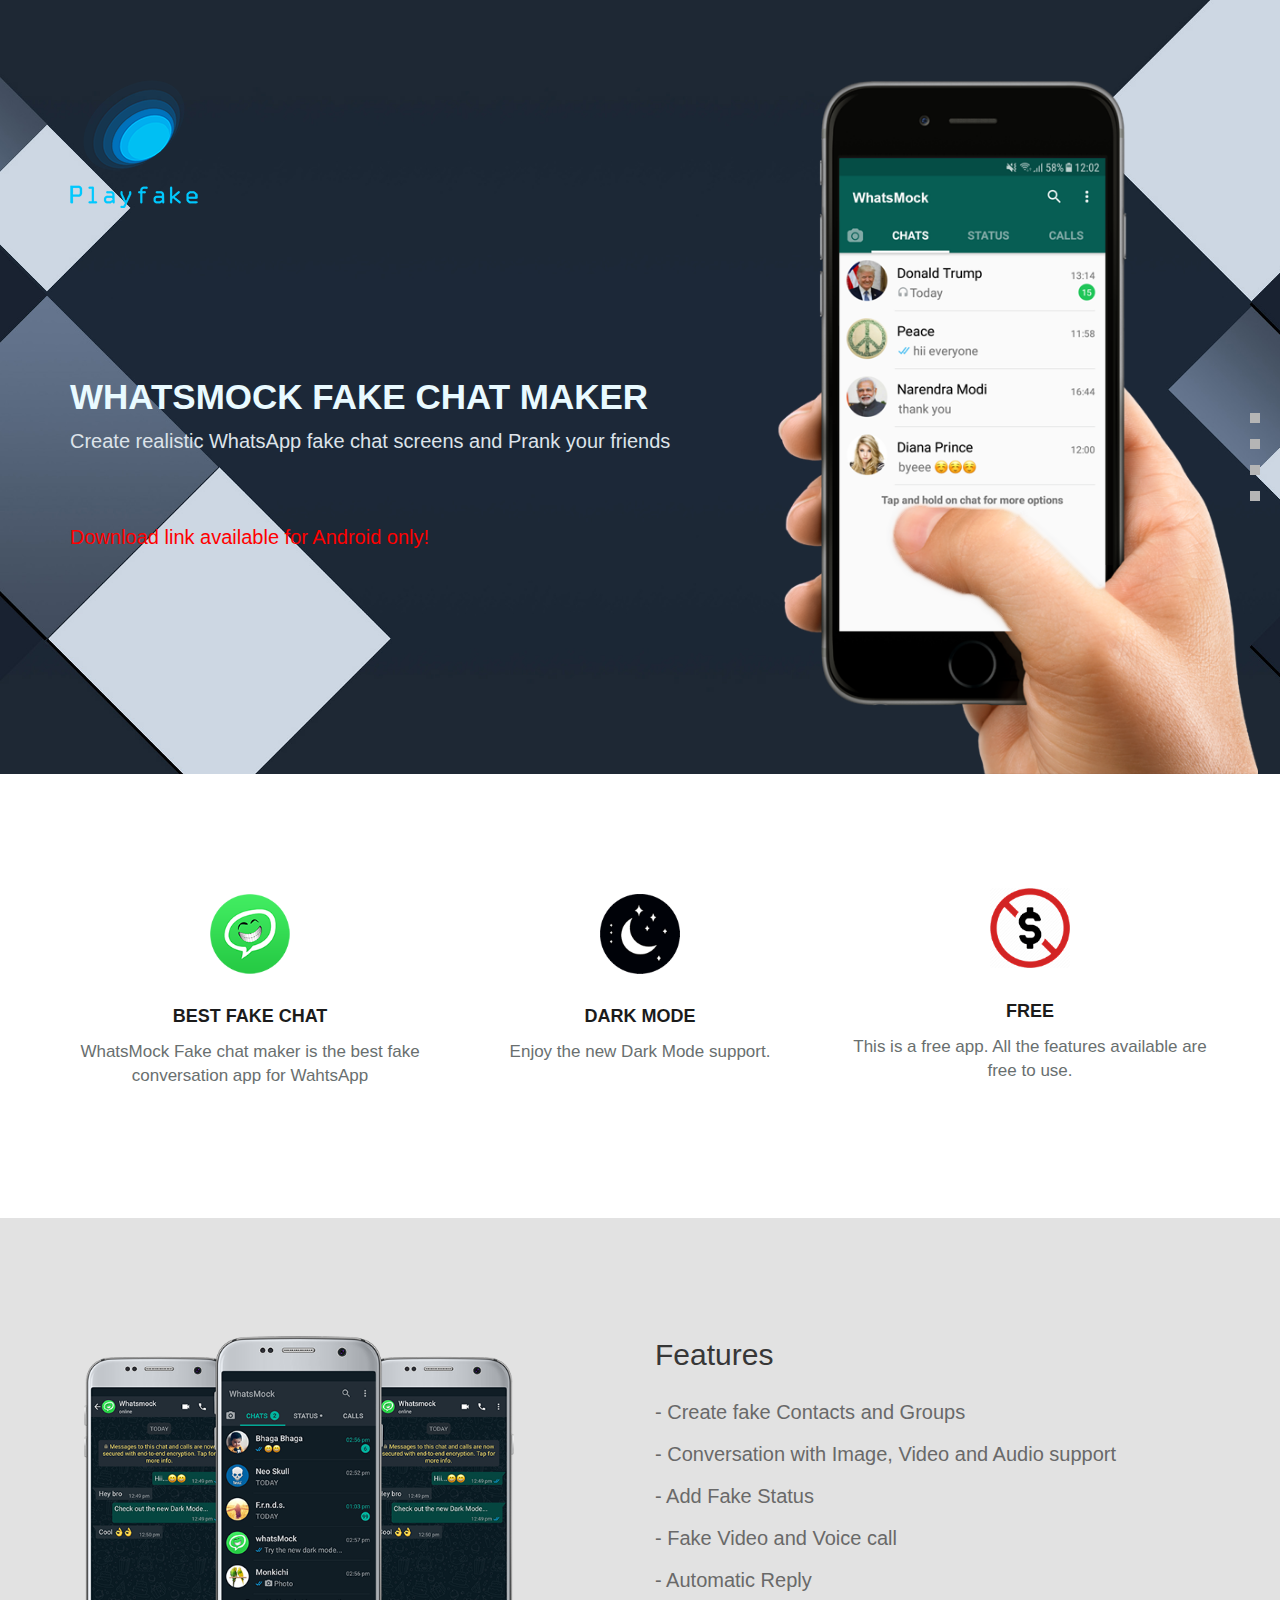
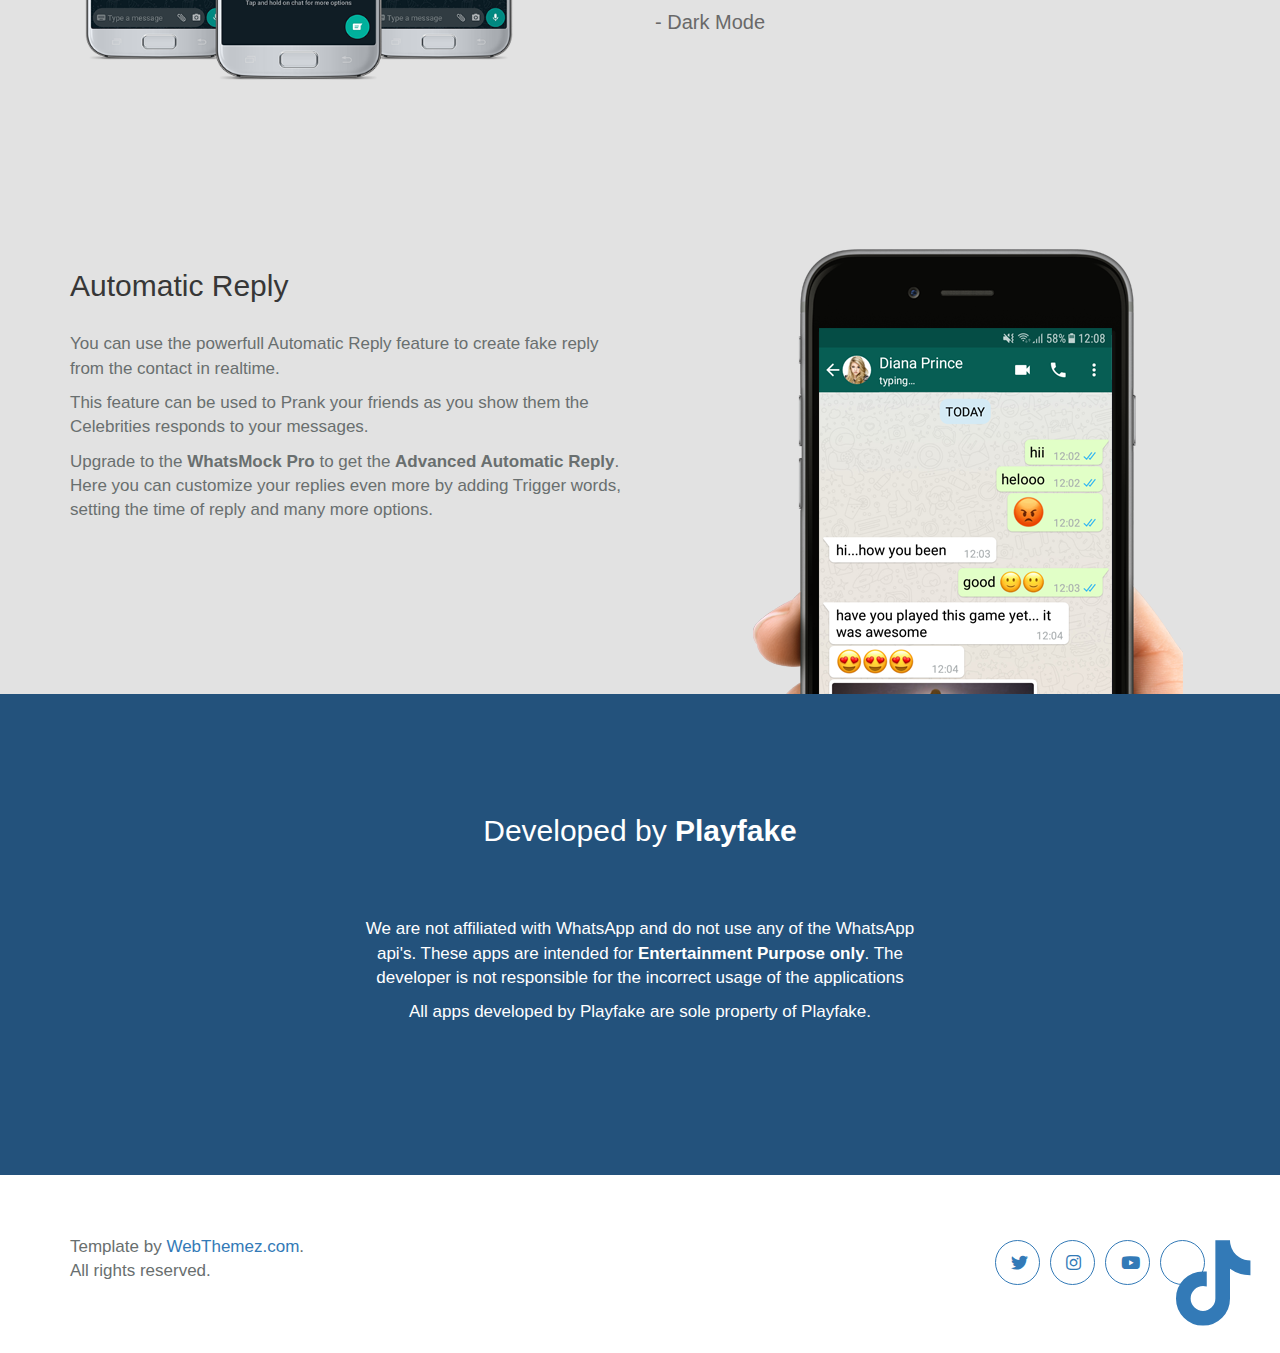
<file: index.html>
<!doctype html>
<html>
  <head>
    <meta charset="utf-8">
    <meta name="viewport" content="width=device-width, initial-scale=1.0">
    <meta name="description" content="Create realistic WhatsApp fake chat screens using WhatsMock fake chat prank">
    <meta name="keywords" content="WhatsMock Fake chat conversation for WhatsApp">
    <meta name="author" content="webthemez"> 

    <!-- Title -->
    <title>Playfake</title>

    <!-- CSS -->
	 <link href="bootstrap/css/bootstrap.css" rel="stylesheet">
     <link href="css/styles.css" rel="stylesheet">
     
     <!-- Load font awesome icons -->
<link rel="stylesheet" href="https://cdnjs.cloudflare.com/ajax/libs/font-awesome/5.12.1/css/all.min.css">

	 
	 
    <!-- Favicons -->
    <link href="images/favicon/favicon.png" rel="shortcut icon">

    <!-- HTML5 shim and Respond.js IE8 support of HTML5 elements and media queries -->
    <!--[if lt IE 9]>
      <script src="https://oss.maxcdn.com/libs/html5shiv/3.7.0/html5shiv.js"></script>
      <script src="https://oss.maxcdn.com/libs/respond.js/1.3.0/respond.min.js"></script>
    <![endif]-->

    <!-- Modernizr Scripts -->
    <script src="js/modernizr-2.7.1.min.js"></script>
	
  </head>
  <body class="index" id="to-top">

    <!-- Side nav -->
    <nav class="side-nav" role="navigation">

      <ul class="nav-side-nav">
        <li><a class="tooltip-side-nav" href="#section-1" title="" data-original-title="Services" data-placement="left"></a></li>
        <li><a class="tooltip-side-nav" href="#section-2" title="" data-original-title="Features" data-placement="left"></a></li>
        <li><a class="tooltip-side-nav" href="#section-3" title="" data-original-title="Subscribe" data-placement="left"></a></li>
        <li><a class="tooltip-side-nav" href="#to-top" title="" data-original-title="Back" data-placement="left"></a></li>
      </ul>
      
    </nav> <!-- /.side-nav -->

    <!-- mainBanner -->
    <header class="mainBanner" role="banner">

      <div class="container">

        <div class="row">

          <div class="col-md-7 col-sm-7">

            <!-- Logo -->
            <figure>
              <a href="./index.html">
                <img class="img-logo" src="images/logo.png" alt="">
              </a>
            </figure> <!-- /.text-center -->

            <!-- Title -->
            <h1><b>WhatsMock Fake chat Maker</b></h1>

            <!-- Sub title -->
            <p>Create realistic WhatsApp fake chat screens and Prank your friends</p>

            <!-- Button -->
            <div class="buttons-wrapper" id="bt-download">
					<a href="https://github.com/Playfake/Playfake.github.io/releases/download/WhatsMock_v1.8.1/WhatsMockFree_v1.8.1.apk" class="button"><b>Download App</b></a>
					<!--<a href="#" class="button button-stripe">Learn more</a> -->
				</div>
				<!-- /.btn-app-store -->
			<div class="buttons-wrapper" id="bt-download-error">
				<p style="color:red">Download link available for Android only!</p>
			</div>
          </div> <!-- /.col-md-7 -->

          <div class="col-md-5 col-sm-5">

            <!-- Images showcase -->
            <figure>
              <img class="img-iPhone" src="images/iphone/2.png" alt="">
            </figure>

          </div> <!-- /.col-md-5 -->
          
        </div> <!-- /.row -->
        
      </div> <!-- /.container -->

    </header> <!-- /.mainBanner -->




    <!-- Services -->
    <section class="highlights" id="section-1">

      <div class="container">

        <div class="row">

          <div class="col-md-4 highlightsCol">
            
            <!-- Icons -->
            <figure>
              <img class="highlightsImg" src="images/icons/icon1.png" alt="">
            </figure>

            <!-- Title -->
            <h4>Best Fake Chat</h4>

            <!-- Description -->
            <p>WhatsMock Fake chat maker is the best fake conversation app for WahtsApp</p>

          </div> <!-- /.col-md-4 -->

          <div class="col-md-4 highlightsCol">
            
            <!-- Icons -->
            <figure>
              <img class="highlightsImg" src="images/icons/icon2.png" alt="">
            </figure>

            <!-- Title -->
            <h4>Dark Mode</h4>

            <!-- Description -->
            <p>Enjoy the new Dark Mode support.</p>

          </div> <!-- /.col-md-4 -->

          <div class="col-md-4 highlightsCol">
            
            <!-- Icons -->
            <figure>
              <img class="highlightsImg img-margin" src="images/icons/icon3.png" alt="">
            </figure>

            <!-- Title -->
            <h4>Free</h4>

            <!-- Description -->
            <p>This is a free app. All the features available are free to use.</p>

          </div> <!-- /.col-md-4 -->
          
        </div> <!-- /.row -->
        
      </div> <!-- /.container -->
      
    </section> <!-- /.highlights -->




    <!-- Features -->
    <section class="ourFeatures" id="section-2">

      <div class="container">
 

<div class="row">
				<div class="col-lg-5 col-md-5">
				
					<img class="img-iPhone" src="images/iphone/1.png" alt="">
				</div>
				<div class="col-lg-6 col-md-6 col-md-offset-1">
				 <h2>Features</h2> 
					<div class="features"><!-- Main Points -->
						<i class="line-font blue icon-shield"></i><!-- Main Point Icon -->
						<h3>- Create fake Contacts and Groups</h3><!-- Main Title -->
						<!-- <p>Lorem Ipsum is simply dummy text of the printing and  incididunt ut typesetting industry. Lorem Ipsum has been the industry. </p>--><!-- Main Text -->
					</div><!-- End Main Points -->
					<div class="features">
						<i class="line-font blue icon-bubbles"></i>
						<h3>- Conversation with Image, Video and Audio support</h3>
					</div>
					<div class="features">
						<i class="line-font blue icon-bubbles"></i>
						<h3>- Add Fake Status</h3>
					</div>
					<div class="features">
						<i class="line-font blue icon-bar-chart"></i>
						<h3>- Fake Video and Voice call</h3>
					</div>
					<div class="features">
						<i class="line-font blue icon-bar-chart"></i>
						<h3>- Automatic Reply</h3>
					</div>
					<div class="features">
						<i class="line-font blue icon-bar-chart"></i>
						<h3>- Dark Mode</h3>
					</div>
				</div>
			</div>

<div class="row featuresBtm">
				<div class="col-md-6">
					<h2>Automatic Reply</h2>
					<p>You can use the powerfull Automatic Reply feature to create fake reply from the contact in realtime.</p>
					<p>This feature can be used to Prank your friends as you show them the Celebrities responds to your messages.</p>
					<p>Upgrade to the <b>WhatsMock Pro</b> to get the <b>Advanced Automatic Reply</b>. Here you can customize your replies even more by adding Trigger words, setting the time of reply and many more options.</p>
				 
				</div>
				<div class="col-md-5 col-md-offset-1">
					<img src="images/iphone/5.png" class="img-btm" alt="" title="">
				</div>
			</div>

 
        </div> <!-- /.row -->

      </div> <!-- /.container -->

    </section> <!-- /.ourFeatures -->




    <!-- Subscribe -->
    <section class="subscribe" id="section-3">

      <div class="container">

        <div class="row">

          <div class="col-md-12">

            <!-- Title -->
            <h2>Developed by <b>Playfake</b></h2>

            <!-- Subscribe form -->
            <div class="row">

              <div class="col-md-6 col-md-offset-3 subscribeCol">

                <!--<form class="subscribe-form form-inline" action="./index.html" role="form">
			
                  <div class="form-group">

                    <label class="sr-only" for="exampleInputEmail1">Email address</label>
                    <input type="email" class="form-control" id="exampleInputEmail1" placeholder="Enter email address">

                  </div>
                  <button class="btn btn-prime" type="submit">Subscribe</button>
                  
                </form> -->



                <section class="subscribe-description">

				  <p>We are not affiliated with WhatsApp and do not use any of the WhatsApp api's. These apps are intended for <b>Entertainment Purpose only</b>. The developer is not responsible for the incorrect usage of the applications</p>
                  <p>All apps developed by Playfake are sole property of Playfake.</p> 
                </section> <!-- /.subscribe-description -->
                
              </div> <!-- /.col-md-6 -->

            </div> <!-- /.row -->
            
          </div> <!-- /.col-md-12 -->
          
        </div> <!-- /.row -->

      </div> <!-- /.container -->

    </section> <!-- /.subscribe -->




    <!-- Footer -->
    <footer class="footer-section" role="contentinfo">
	        <div class="container">
	            <div class="row">
	                <div class="col-sm-7 footer-copyright">
	                    <p>Template by <a href="https://webthemez.com/">WebThemez.com</a>.<br>All rights reserved.</p>
	                </div>
	                <div class="col-sm-5 footer-social">
	                    <div class="social-icons">
                        <a href="https://twitter.com/PlayfakeApps"><i class="fab fa-twitter"></i></a>
                        <a href="https://www.instagram.com/playfakeapps/"><i class="fab fa-instagram"></i></a>
                        <a href="https://www.youtube.com/channel/UChSvvv3ewRKQyo0Tg6QA9Dg"><i class="fab fa-youtube"></i></a>
                        <a href="https://tiktok.com/@playfake"><i class="fab fa-tiktok fa-5x"></i></a>
					<!-- 	 <a href="https://www.google.com/"><i class="fa fa-google-plus"></i></a>-->
                     <!--    <a href="https://www.dribbble.com/"><i class="fa fa-dribbble"></i></a>-->
                    <!--     <a href="https://www.linkedin.com/"><i class="fa fa-linkedin-square"></i></a> -->
						</div>
	                </div>
	            </div>
	        </div>
        </footer>

    <!-- Placed at the end of the document so the pages load faster -->
    <script src="js/jquery-2.1.0.min.js"></script>
    <script src="bootstrap/js/bootstrap.min.js"></script>
    <script src="js/customScripts.js"></script>
	
	<script type="text/javascript">
	var ua = navigator.userAgent.toLowerCase();
	var isAndroid = ua.indexOf("android") > -1; //&& ua.indexOf("mobile");
    if (!isAndroid){
     document.getElementById('bt-download').style.display = 'none';
     }else{
	 document.getElementById('bt-download-error').style.display = 'none';
	 }
</script>
  </body>
</html>
</file>
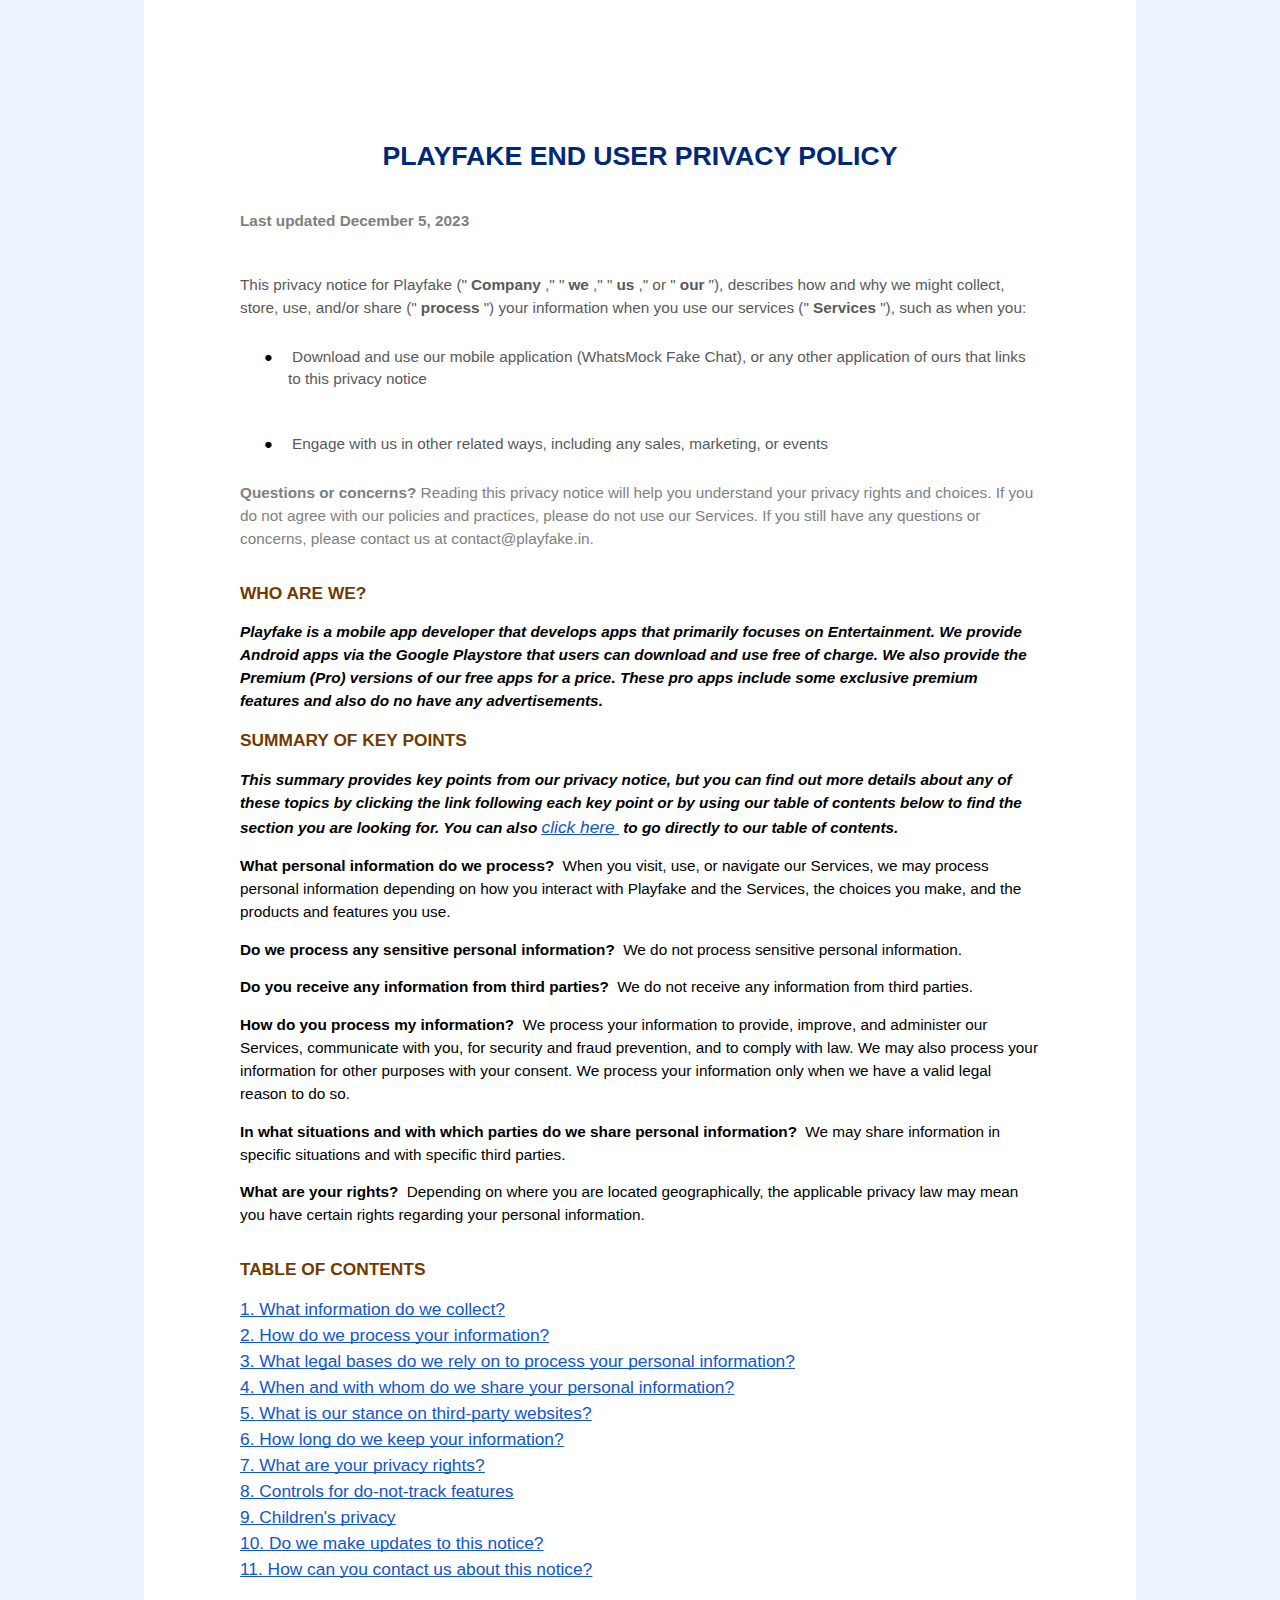
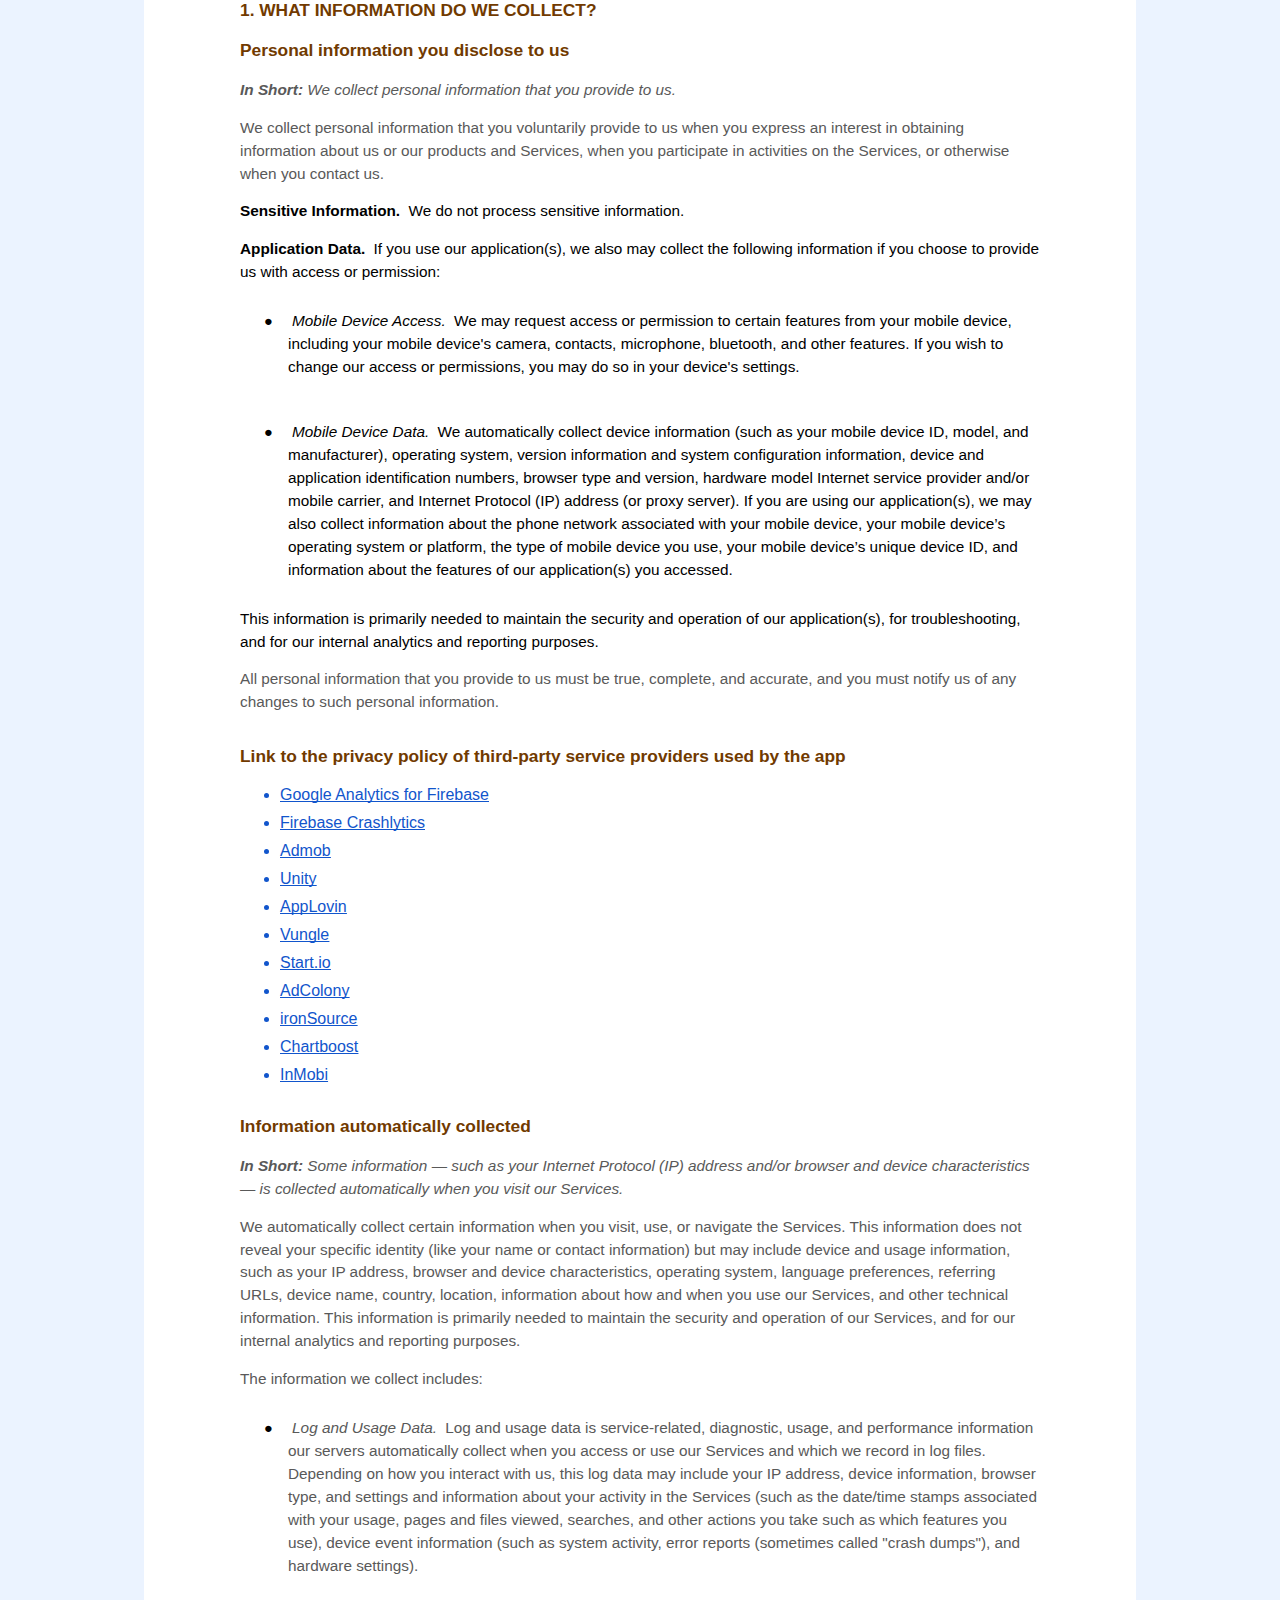
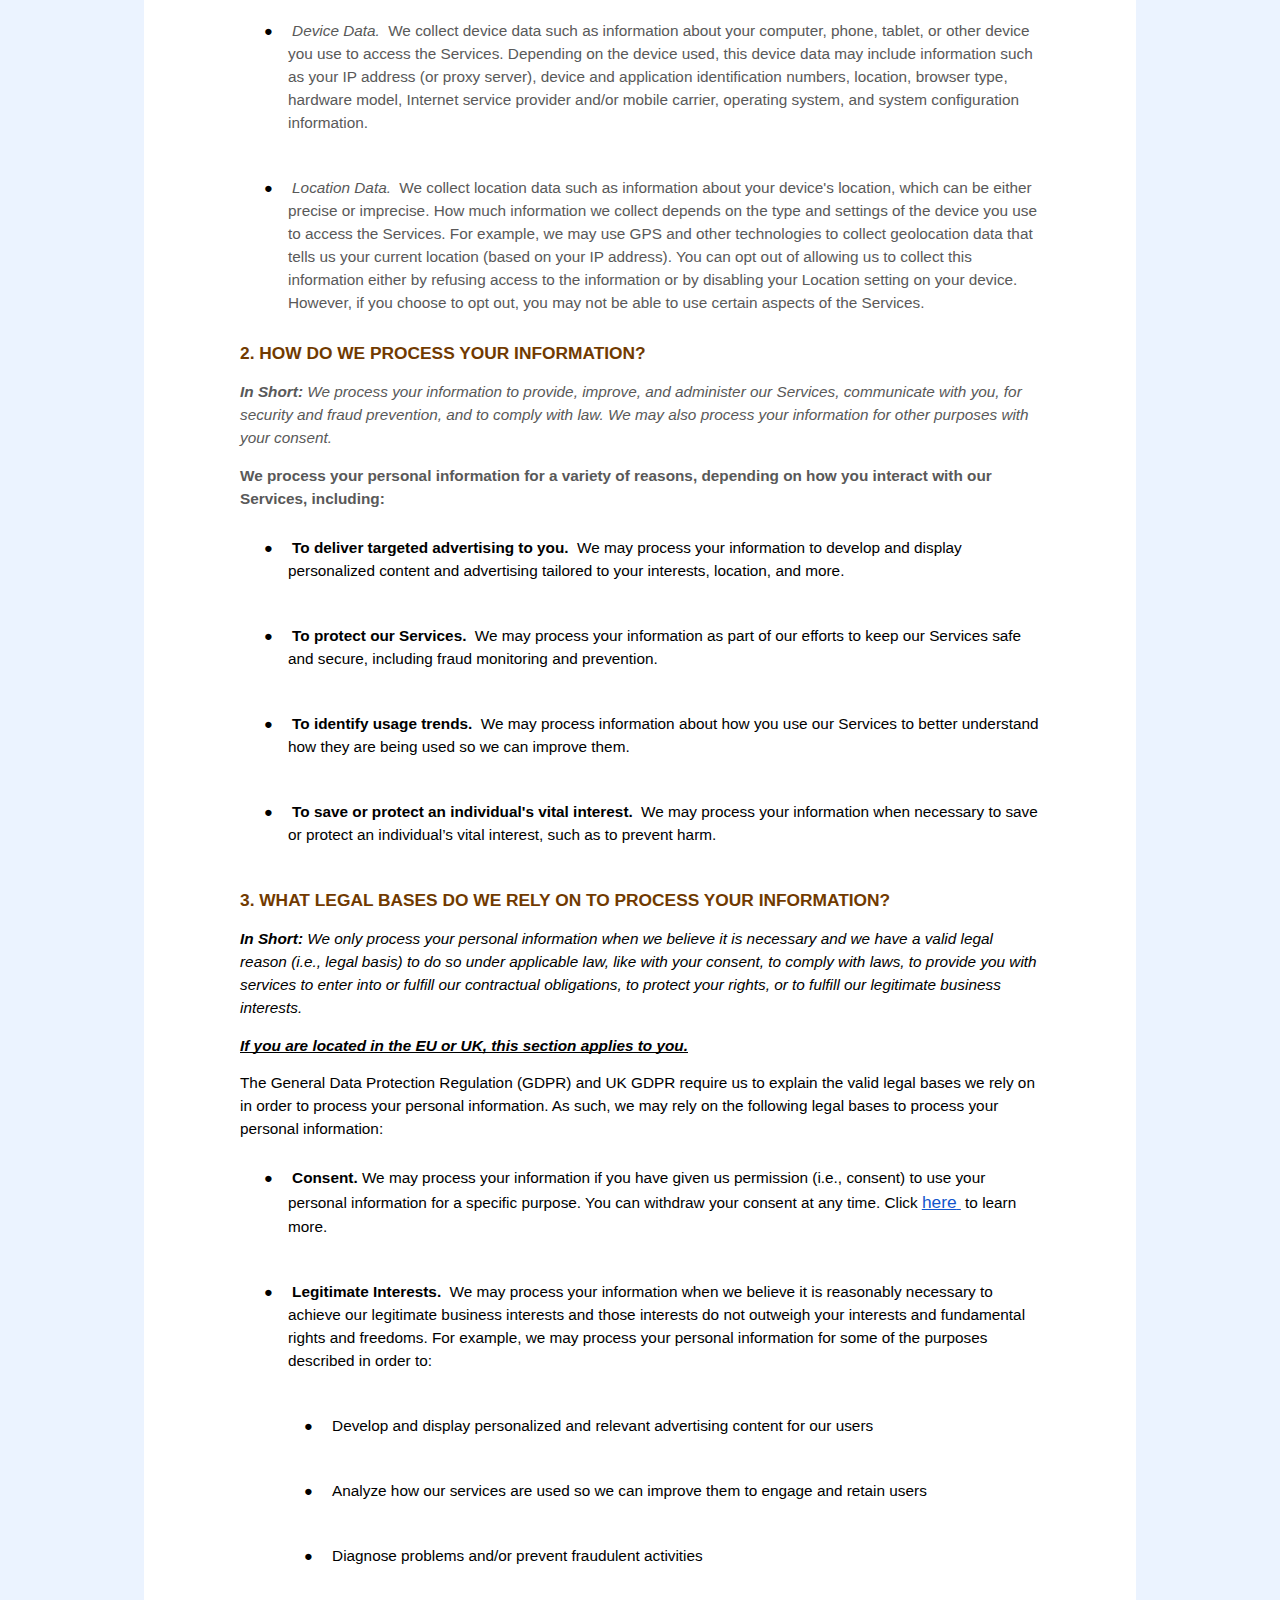
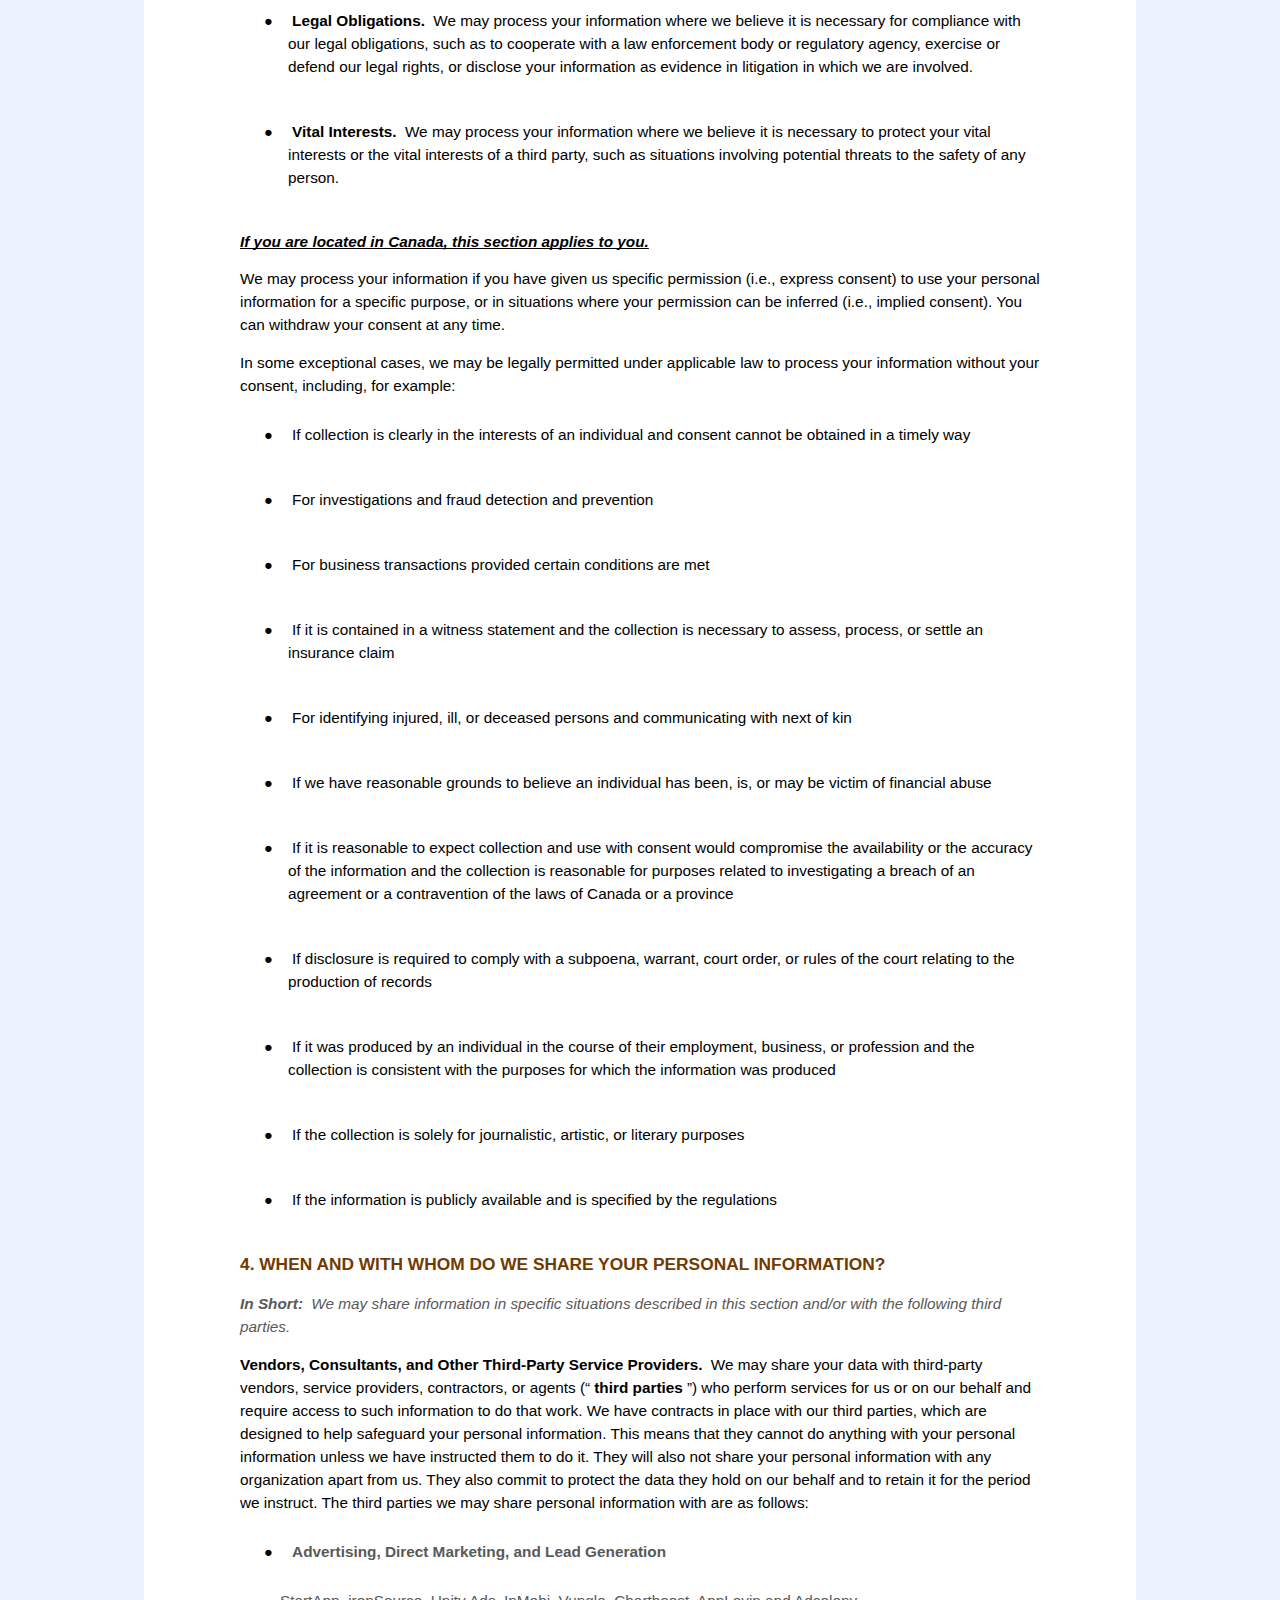
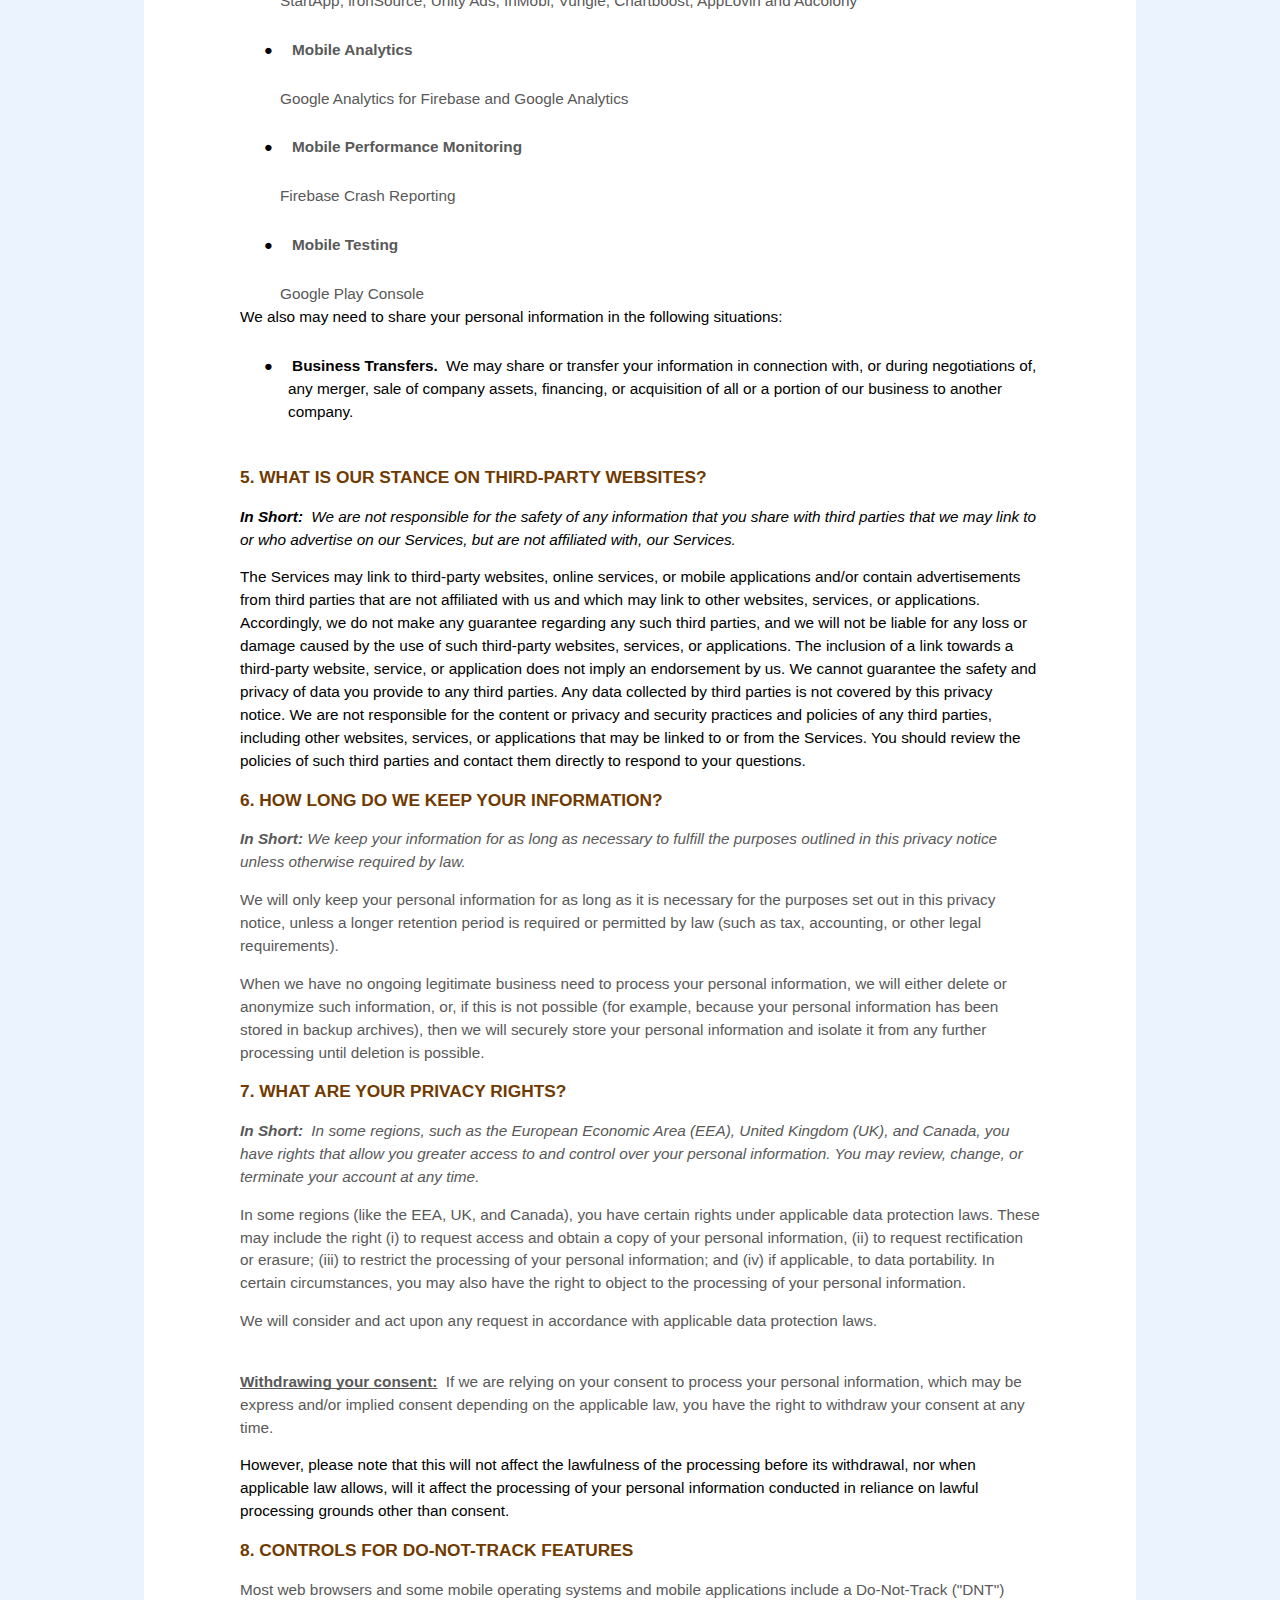
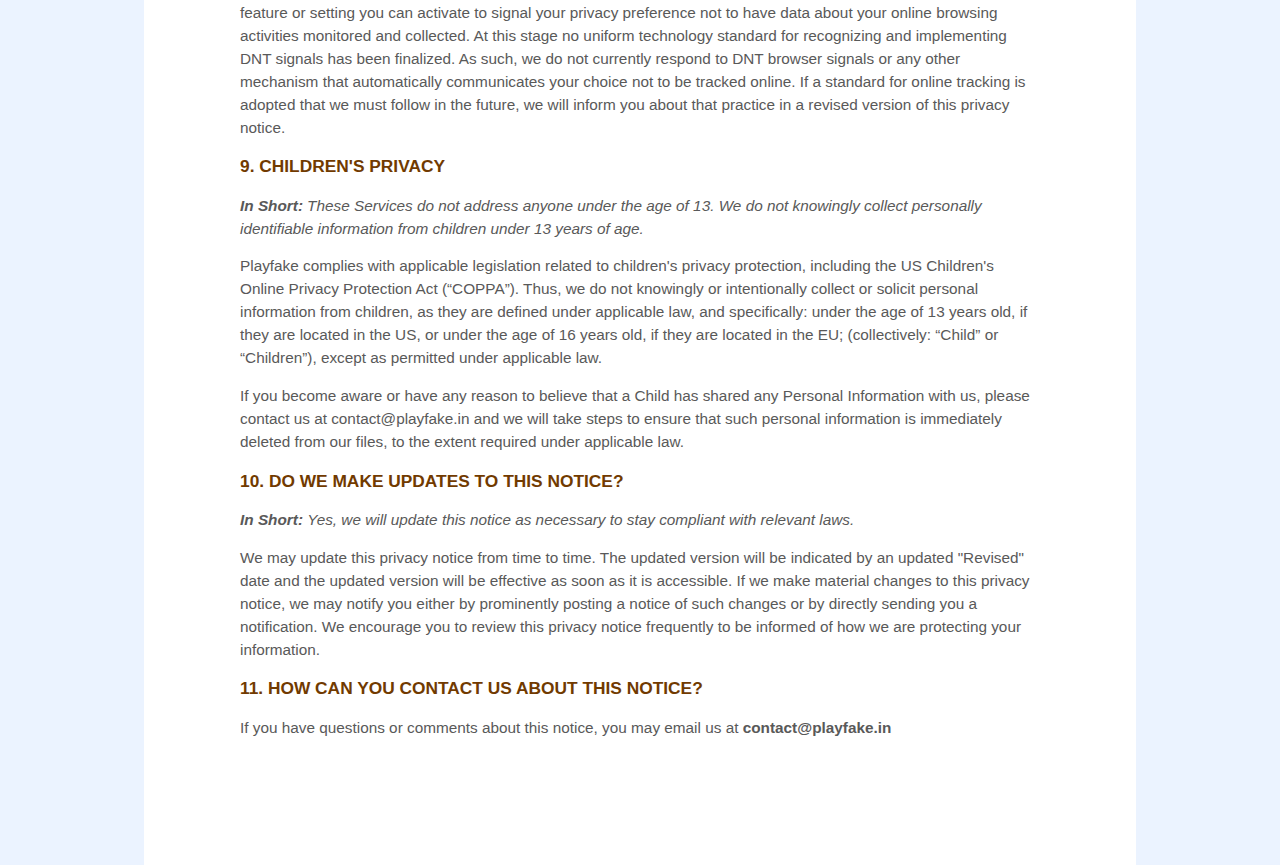
<file: privacy-policy.html>
<!DOCTYPE html>

<head>
	<meta content="text/html; charset=UTF-8" http-equiv="content-type">
	<link href="css/styles2.css" rel="stylesheet">
	<script>
		window.onload = function () {
			var url = window.location;
			let params = new URLSearchParams(url.search);
			if (params.has('app')) {
				var app = params.get('app');
				var pro = '0';
				if (params.has('pro')) {
					pro = params.get('pro');
				}
				switch (app.trim()) {
					case 'whatsmock': {
						if (pro.trim() === '1') {
							hasService('google_analytics', 'firebase');
						} else {
							hasService('google_analytics', 'firebase', 'unity', 'startapp', 'ironsrc', 'chartboost', 'vungle', 'inmobi', 'applovin', 'adcolony');
						}
					}
						break;
					case 'funsta': {
						if (pro.trim() === '1') {
							hasService('google_analytics', 'firebase');
						} else {
							hasService('google_analytics', 'firebase', 'startapp', 'unity', 'ironsrc', 'inmobi', 'applovin');
						}
					}
						break;
					case 'tjoke': {
						if (pro.trim() === '1') {
							hasService('google_analytics', 'firebase');
						} else {
							hasService('google_analytics', 'firebase', 'startapp', 'ironsrc', 'vungle');
						}
					}
						break;
					case 'telefun': {
						if (pro.trim() === '1') {
							hasService('google_analytics', 'firebase');
						} else {
							hasService('google_analytics', 'firebase', 'startapp', 'ironsrc', 'chartboost');
						}
					}
						break;
					case 'wowber': {
						if (pro.trim() === '1') {
							hasService('google_analytics', 'firebase');
						} else {
							hasService('google_analytics', 'firebase', 'unity', 'startapp', 'ironsrc', 'applovin');
						}
					}
						break;
					case 'fakenger': {
						if (pro.trim() === '1') {
							hasService('google_analytics', 'firebase');
						} else {
							hasService('google_analytics', 'firebase');
						}
					}
						break;
					case 'social_stack': {
						if (pro.trim() === '1') {
							hasService('google_analytics', 'firebase');
						} else {
							hasService('google_analytics', 'firebase');
						}
					}
						break;
				}

			}
		}

		function hasService() {
			var google_analytics = false, firebase = false, admob = false, unity = false, applovin = false, vungle = false, startapp = false, adcolony = false, ironsrc = false, chartboost = false, inmobi = false;
			for (var i = 0; i < arguments.length; i++) {
				switch (arguments[i]) {
					case 'google_analytics':
						google_analytics = true;
						break;
					case 'firebase':
						firebase = true;
						break;
					case 'admob':
						admob = true;
						break;
					case 'unity':
						unity = true;
						break;
					case 'applovin':
						applovin = true;
						break;
					case 'vungle':
						vungle = true;
						break;
					case 'startapp':
						startapp = true;
						break;
					case 'adcolony':
						adcolony = true;
						break;
					case 'ironsrc':
						ironsrc = true;
						break;
					case 'chartboost':
						chartboost = true;
						break;
					case 'inmobi':
						inmobi = true;
						break;
				}
			}
			hideService(google_analytics, firebase, admob, unity, applovin, vungle, startapp, adcolony, ironsrc, chartboost, inmobi);
		}

		function hideService(google_analytics, firebase, admob, unity, applovin, vungle, startapp, adcolony, ironsrc, chartboost, inmobi) {
			if (!google_analytics) {
				hideElement('google_analytics');
			}
			if (!firebase) {
				hideElement('firebase');
			}
			if (!admob) {
				hideElement('admob');
			}
			if (!unity) {
				hideElement('unity');
			}
			if (!applovin) {
				hideElement('applovin');
			}
			if (!vungle) {
				hideElement('vungle');
			}
			if (!startapp) {
				hideElement('startapp');
			}
			if (!adcolony) {
				hideElement('adcolony');
			}
			if (!ironsrc) {
				hideElement('ironsrc');
			}
			if (!chartboost) {
				hideElement('chartboost');
			}
			if (!inmobi) {
				hideElement('inmobi');
			}
		}

		function hideElement(eid) {
			var ele = document.getElementById(eid);
			if (ele != null) {
				ele.style.display = 'none';
			}
		}
	</script>
</head>

<body class="c31">
	<div class="c31c">
		<p class="c28">
			<span>
				<h1 class="c18 c21 c25">PLAYFAKE END USER PRIVACY POLICY</h1>
			</span>
		</p>
		<p class="c19">
			<span class="c5" />
		</p>
		<p class="c28">
			<span class="c13 c18 c21 c24 c30">Last updated December 5, 2023</span>
		</p>
		<p class="c19">
			<span class="c5" />
		</p>
		<p class="c19">
			<span class="c5" />
		</p>
		<p class="c19">
			<span class="c5" />
		</p>
		<p class="c8">
			<span class="c2">This privacy notice for Playfake (&quot;</span>
			<span class="c13 c23">Company</span>
			<span class="c2">,&quot; &quot;</span>
			<span class="c13 c23">we</span>
			<span class="c2">,&quot; &quot;</span>
			<span class="c13 c23">us</span>
			<span class="c2">,&quot; or &quot;</span>
			<span class="c13 c23">our</span>
			<span class="c2">&quot;), describes how and why we might collect, store, use, and/or share (&quot;</span>
			<span class="c13 c23">process</span>
			<span class="c2">&quot;) your information when you use our services (&quot;</span>
			<span class="c13 c23">Services</span>
			<span class="c6 c2">&quot;), such as when you:</span>
		</p>
		<ul class="c1 lst-kix_j747add6eggj-0 start">
			<li class="c12 li-bullet-0">
				<span class="c6 c2">Download and use our mobile application (WhatsMock Fake Chat), or any other
					application of ours that links to this privacy notice</span>
			</li>
		</ul>
		<ul class="c1 lst-kix_5y7lxesfhd8i-0 start">
			<li class="c12 li-bullet-0">
				<span class="c6 c2">Engage with us in other related ways, including any sales, marketing, or
					events</span>
			</li>
		</ul>
		<p class="c8">
			<span class="c13 c24">Questions or concerns? </span>
			<span class="c6 c16 c24">Reading this privacy notice will help you understand your privacy rights and
				choices. If you do not agree with our policies and practices, please do not use our Services. If you
				still have any questions or concerns, please contact us at contact@playfake.in.</span>
		</p>
		<p class="c0">
			<span class="c5" />
		</p>
		<p class="c0">
			<span class="c5" />
		</p>
		<p class="c8">
			<span class="c3">WHO ARE WE?</span>
		</p>
		<p class="c0">
			<span class="c5" />
		</p>
		<p class="c8">
			<span class="c11 c16">Playfake is a mobile app developer that develops apps that primarily focuses on
				Entertainment. We provide Android apps via the Google Playstore that users can download and use free of
				charge. We also provide the Premium (Pro) versions of our free apps for a price. These pro apps include
				some exclusive premium features and also do no have any advertisements.</span>
		</p>
		<p class="c0">
			<span class="c5" />
		</p>
		<p class="c8">
			<span class="c3">SUMMARY OF KEY POINTS</span>
		</p>
		<p class="c0">
			<span class="c5" />
		</p>
		<p class="c8">
			<span class="c11 c16">This summary provides key points from our privacy notice, but you can find out more
				details about any of these topics by clicking the link following each key point or by using our table of
				contents below to find the section you are looking for. You can also </span>
			<span class="c10 c11">
				<a class="c9" href="#table_of_contents">click here</a>
			</span>
			<span class="c11 c7 c18 c21">&nbsp;to go directly to our table of contents.</span>
		</p>
		<p class="c0">
			<span class="c5" />
		</p>
		<p class="c8">
			<span class="c13">What personal information do we process?</span>
			<span class="c16">&nbsp;When you visit, use, or navigate our Services, we may process personal information
				depending on how you interact with Playfake and the Services, the choices you make, and the products and
				features you use.</span>
		</p>
		<p class="c0">
			<span class="c5" />
		</p>
		<p class="c8">
			<span class="c13">Do we process any sensitive personal information?</span>
			<span class="c6 c7">&nbsp;We do not process sensitive personal information.</span>
		</p>
		<p class="c0">
			<span class="c5" />
		</p>
		<p class="c8">
			<span class="c13">Do you receive any information from third parties?</span>
			<span class="c6 c7">&nbsp;We do not receive any information from third parties.</span>
		</p>
		<p class="c0">
			<span class="c5" />
		</p>
		<p class="c8">
			<span class="c13">How do you process my information?</span>
			<span class="c16">&nbsp;We process your information to provide, improve, and administer our Services,
				communicate with you, for security and fraud prevention, and to comply with law. We may also process
				your information for other purposes with your consent. We process your information only when we have a
				valid legal reason to do so.</span>
		</p>
		<p class="c0">
			<span class="c5" />
		</p>
		<p class="c8">
			<span class="c13">In what situations and with which parties do we share personal information?</span>
			<span class="c16">&nbsp;We may share information in specific situations and with specific third
				parties.</span>
		</p>
		<p class="c0">
			<span class="c5" />
		</p>
		<p class="c8">
			<span class="c13">What are your rights?</span>
			<span class="c16">&nbsp;Depending on where you are located geographically, the applicable privacy law may
				mean you have certain rights regarding your personal information.</span>
		</p>
		<p class="c0">
			<span class="c5" />
		</p>
		<p class="c0">
			<span class="c5" />
		</p>
		<p class="c8" id="table_of_contents">
			<span class="c3">TABLE OF CONTENTS</span>
		</p>
		<p class="c0">
			<span class="c5" />
		</p>
		<p class="c8">
			<span class="c10">
				<a class="c9" href="#content1">1. What information do we collect?</a>
			</span>
		</p>
		<p class="c8">
			<span class="c10">
				<a class="c9" href="#content2">2. How do we process your information?</a>
			</span>
		</p>
		<p class="c8">
			<span class="c10">
				<a class="c9" href="#content3">3. What legal bases do we rely on to process your personal
					information?</a>
			</span>
		</p>
		<p class="c8">
			<span class="c10">
				<a class="c9" href="#content4">4. When and with whom do we share your personal information?</a>
			</span>
		</p>
		<p class="c8">
			<span class="c10">
				<a class="c9" href="#content5">5. What is our stance on third-party websites?</a>
			</span>
		</p>
		<p class="c8">
			<span class="c10">
				<a class="c9" href="#content6">6. How long do we keep your information?</a>
			</span>
		</p>
		<p class="c8">
			<span class="c10">
				<a class="c9" href="#content7">7. What are your privacy rights?</a>
			</span>
		</p>
		<p class="c8">
			<span class="c10">
				<a class="c9" href="#content8">8. Controls for do-not-track features</a>
			</span>
		</p>
		<p class="c8">
			<span class="c10">
				<a class="c9" href="#content9">9. Children&apos;s privacy</a>
			</span>
		</p>
		<p class="c8">
			<span class="c10">
				<a class="c9" href="#content10">10. Do we make updates to this notice?</a>
			</span>
		</p>
		<p class="c8">
			<span class="c10">
				<a class="c9" href="#content11">11. How can you contact us about this notice?</a>
			</span>
		</p>
		<!-- <p class="c8">
				<span class="c10">
					<a class="c9" href="#content12">12. HOW CAN YOU REVIEW, UPDATE, OR DELETE THE DATA WE COLLECT FROM YOU?</a>
				</span>
			</p> -->
		<p class="c0">
			<span class="c5" />
		</p>
		<p class="c8" id="content1">
			<span class="c3">1. WHAT INFORMATION DO WE COLLECT?</span>
		</p>
		<p class="c0">
			<span class="c5" />
		</p>
		<p class="c8">
			<span class="c3">Personal information you disclose to us</span>
		</p>
		<p class="c0">
			<span class="c5" />
		</p>
		<p class="c8">
			<span class="c11 c2">In Short: </span>
			<span class="c4 c2">We collect personal information that you provide to us.</span>
		</p>
		<p class="c0">
			<span class="c5" />
		</p>
		<p class="c8">
			<span class="c6 c2">We collect personal information that you voluntarily provide to us when you express an
				interest in obtaining information about us or our products and Services, when you participate in
				activities on the Services, or otherwise when you contact us.</span>
		</p>
		<p class="c0">
			<span class="c5" />
		</p>
		<p class="c8">
			<span class="c13">Sensitive Information.</span>
			<span class="c6 c7">&nbsp;We do not process sensitive information.</span>
		</p>
		<p class="c0">
			<span class="c5" />
		</p>
		<p class="c8">
			<span class="c13">Application Data.</span>
			<span class="c6 c7">&nbsp;If you use our application(s), we also may collect the following information if
				you choose to provide us with access or permission:</span>
		</p>
		<ul class="c1 lst-kix_ctabt4zgf612-0 start">
			<li class="c12 li-bullet-0">
				<span class="c16 c22">Mobile Device Access.</span>
				<span class="c6 c7">&nbsp;We may request access or permission to certain features from your mobile
					device, including your mobile device&#39;s camera, contacts, microphone, bluetooth, and other
					features. If you wish to change our access or permissions, you may do so in your device&#39;s
					settings.</span>
			</li>
		</ul>
		<ul class="c1 lst-kix_t4v1jp1fk2ix-0 start">
			<li class="c12 li-bullet-0">
				<span class="c16 c22">Mobile Device Data.</span>
				<span class="c6 c7">&nbsp;We automatically collect device information (such as your mobile device ID,
					model, and manufacturer), operating system, version information and system configuration
					information, device and application identification numbers, browser type and version, hardware model
					Internet service provider and/or mobile carrier, and Internet Protocol (IP) address (or proxy
					server). If you are using our application(s), we may also collect information about the phone
					network associated with your mobile device, your mobile device&rsquo;s operating system or platform,
					the type of mobile device you use, your mobile device&rsquo;s unique device ID, and information
					about the features of our application(s) you accessed.</span>
			</li>
		</ul>
		<p class="c8">
			<span class="c6 c7">This information is primarily needed to maintain the security and operation of our
				application(s), for troubleshooting, and for our internal analytics and reporting purposes.</span>
		</p>
		<p class="c0">
			<span class="c5" />
		</p>
		<p class="c8">
			<span class="c6 c2">All personal information that you provide to us must be true, complete, and accurate,
				and you must notify us of any changes to such personal information.</span>
		</p>
		<p class="c0">
			<span class="c5" />
		</p>
		<p class="c0">
			<span class="c5" />
		</p>
		<p class="c8">
			<span class="c3">Link to the privacy policy of third-party service providers used
				by the app</span>
		</p>
		<ul>
			<li class="c10" id="google_analytics">
				<a class="c9b" href="https://firebase.google.com/policies/analytics" target="_blank"
					rel="noopener noreferrer">Google Analytics for Firebase</a>
			</li>
			<li class="c10" id="firebase">
				<a class="c9b" href="https://firebase.google.com/support/privacy/" target="_blank"
					rel="noopener noreferrer">Firebase Crashlytics</a>
			</li>
			<li class="c10" id="admob">
				<a class="c9b" href="https://policies.google.com/privacy" target="_blank"
					rel="noopener noreferrer">Admob</a>
			</li>
			<li class="c10" id="unity">
				<a class="c9b" href="https://unity3d.com/legal/privacy-policy" target="_blank"
					rel="noopener noreferrer">Unity</a>
			</li>
			<li class="c10" id="applovin">
				<a class="c9b" href="https://www.applovin.com/privacy/" target="_blank"
					rel="noopener noreferrer">AppLovin</a>
			</li>
			<li class="c10" id="vungle">
				<a class="c9b" href="https://vungle.com/privacy/" target="_blank" rel="noopener noreferrer">Vungle</a>
			</li>
			<li class="c10" id="startapp">
				<a class="c9b" href="https://www.start.io/policy/privacy-policy/" target="_blank"
					rel="noopener noreferrer">Start.io</a>
			</li>
			<li class="c10" id="adcolony">
				<a class="c9b" href="https://www.adcolony.com/privacy-policy/" target="_blank"
					rel="noopener noreferrer">AdColony</a>
			</li>
			<li class="c10" id="ironsrc">
				<a class="c9b"
					href="https://developers.ironsrc.com/ironsource-mobile/air/ironsource-mobile-privacy-policy/"
					target="_blank" rel="noopener noreferrer">ironSource</a>
			</li>
			<li class="c10" id="chartboost">
				<a class="c9b" href="https://answers.chartboost.com/en-us/articles/200780269" target="_blank"
					rel="noopener noreferrer">Chartboost</a>
			</li>
			<li class="c10" id="inmobi">
				<a class="c9b" href="https://www.inmobi.com/privacy-policy-for-eea" target="_blank"
					rel="noopener noreferrer">InMobi</a>
			</li>
		</ul>

		<p class="c0">
			<span class="c5" />
		</p>
		<p class="c8">
			<span class="c3">Information automatically collected</span>
		</p>
		<p class="c0">
			<span class="c5" />
		</p>
		<p class="c8">
			<span class="c11 c2">In Short: </span>
			<span class="c4 c2">Some information &mdash; such as your Internet Protocol (IP) address and/or browser and
				device characteristics &mdash; is collected automatically when you visit our Services.</span>
		</p>
		<p class="c0">
			<span class="c5" />
		</p>
		<p class="c8">
			<span class="c6 c2">We automatically collect certain information when you visit, use, or navigate the
				Services. This information does not reveal your specific identity (like your name or contact
				information) but may include device and usage information, such as your IP address, browser and device
				characteristics, operating system, language preferences, referring URLs, device name, country, location,
				information about how and when you use our Services, and other technical information. This information
				is primarily needed to maintain the security and operation of our Services, and for our internal
				analytics and reporting purposes.</span>
		</p>
		<p class="c0">
			<span class="c5" />
		</p>
		<p class="c8">
			<span class="c6 c2">The information we collect includes:</span>
		</p>
		<ul class="c1 lst-kix_3dgbzdyt27ma-0 start">
			<li class="c12 li-bullet-0">
				<span class="c2 c22">Log and Usage Data.</span>
				<span class="c6 c2">&nbsp;Log and usage data is service-related, diagnostic, usage, and performance
					information our servers automatically collect when you access or use our Services and which we
					record in log files. Depending on how you interact with us, this log data may include your IP
					address, device information, browser type, and settings and information about your activity in the
					Services (such as the date/time stamps associated with your usage, pages and files viewed, searches,
					and other actions you take such as which features you use), device event information (such as system
					activity, error reports (sometimes called &quot;crash dumps&quot;), and hardware settings).</span>
			</li>
		</ul>
		<ul class="c1 lst-kix_k0zcmc7v6g04-0 start">
			<li class="c12 li-bullet-0">
				<span class="c2 c22">Device Data.</span>
				<span class="c6 c2">&nbsp;We collect device data such as information about your computer, phone, tablet,
					or other device you use to access the Services. Depending on the device used, this device data may
					include information such as your IP address (or proxy server), device and application identification
					numbers, location, browser type, hardware model, Internet service provider and/or mobile carrier,
					operating system, and system configuration information.</span>
			</li>
		</ul>
		<ul class="c1 lst-kix_yd2wwl65a4bm-0 start">
			<li class="c12 li-bullet-0">
				<span class="c2 c22">Location Data.</span>
				<span class="c6 c2">&nbsp;We collect location data such as information about your device&#39;s location,
					which can be either precise or imprecise. How much information we collect depends on the type and
					settings of the device you use to access the Services. For example, we may use GPS and other
					technologies to collect geolocation data that tells us your current location (based on your IP
					address). You can opt out of allowing us to collect this information either by refusing access to
					the information or by disabling your Location setting on your device. However, if you choose to opt
					out, you may not be able to use certain aspects of the Services.</span>
			</li>
		</ul>
		<p class="c8" id="content2">
			<span class="c3">2. HOW DO WE PROCESS YOUR INFORMATION?</span>
		</p>
		<p class="c0">
			<span class="c5" />
		</p>
		<p class="c8">
			<span class="c11 c2">In Short: </span>
			<span class="c4 c2">We process your information to provide, improve, and administer our Services,
				communicate with you, for security and fraud prevention, and to comply with law. We may also process
				your information for other purposes with your consent.</span>
		</p>
		<p class="c0">
			<span class="c5" />
		</p>
		<p class="c8">
			<span class="c20 c13 c18">We process your personal information for a variety of reasons, depending on how
				you interact with our Services, including:</span>
		</p>
		<ul class="c1 lst-kix_aqaunmnm9s1w-0 start">
			<li class="c12 li-bullet-0">
				<span class="c13">To deliver targeted advertising to you.</span>
				<span class="c6 c7">&nbsp;We may process your information to develop and display personalized content
					and advertising tailored to your interests, location, and more.</span>
			</li>
		</ul>
		<ul class="c1 lst-kix_may09xerp89r-0 start">
			<li class="c12 li-bullet-0">
				<span class="c13">To protect our Services.</span>
				<span class="c6 c7">&nbsp;We may process your information as part of our efforts to keep our Services
					safe and secure, including fraud monitoring and prevention.</span>
			</li>
		</ul>
		<ul class="c1 lst-kix_3bj3ajrymqch-0 start">
			<li class="c12 li-bullet-0">
				<span class="c13">To identify usage trends.</span>
				<span class="c6 c7">&nbsp;We may process information about how you use our Services to better understand
					how they are being used so we can improve them.</span>
			</li>
		</ul>
		<ul class="c1 lst-kix_7kirw1h7n43w-0 start">
			<li class="c12 li-bullet-0">
				<span class="c13">To save or protect an individual&#39;s vital interest.</span>
				<span class="c6 c7">&nbsp;We may process your information when necessary to save or protect an
					individual&rsquo;s vital interest, such as to prevent harm.</span>
			</li>
		</ul>
		<p class="c0">
			<span class="c5" />
		</p>
		<p class="c8" id="content3">
			<span class="c3">3. WHAT LEGAL BASES DO WE RELY ON TO PROCESS YOUR INFORMATION?</span>
		</p>
		<p class="c0">
			<span class="c5" />
		</p>
		<p class="c8">
			<span class="c11 c16">In Short: </span>
			<span class="c4 c7">We only process your personal information when we believe it is necessary and we have a
				valid legal reason (i.e., legal basis) to do so under applicable law, like with your consent, to comply
				with laws, to provide you with services to enter into or fulfill our contractual obligations, to protect
				your rights, or to fulfill our legitimate business interests.</span>
		</p>
		<p class="c0">
			<span class="c5" />
		</p>
		<p class="c8">
			<span class="c17 c11 c7 c18">If you are located in the EU or UK, this section applies to you.</span>
		</p>
		<p class="c0">
			<span class="c5" />
		</p>
		<p class="c8">
			<span class="c6 c7">The General Data Protection Regulation (GDPR) and UK GDPR require us to explain the
				valid legal bases we rely on in order to process your personal information. As such, we may rely on the
				following legal bases to process your personal information:</span>
		</p>
		<ul class="c1 lst-kix_1woztetudet2-0 start">
			<li class="c12 li-bullet-0">
				<span class="c13">Consent. </span>
				<span class="c16">We may process your information if you have given us permission (i.e., consent) to use
					your personal information for a specific purpose. You can withdraw your consent at any time. Click
				</span>
				<span class="c10">
					<a class="c9" href="https://gdpr.eu/gdpr-consent-requirements/" target="_blank"
						rel="noopener noreferrer">here</a>
				</span>
				<span class="c6 c7">&nbsp;to learn more.</span>
			</li>
		</ul>
		<ul class="c1 lst-kix_80hgtum7ughe-0 start">
			<li class="c12 li-bullet-0">
				<span class="c13">Legitimate Interests.</span>
				<span class="c6 c7">&nbsp;We may process your information when we believe it is reasonably necessary to
					achieve our legitimate business interests and those interests do not outweigh your interests and
					fundamental rights and freedoms. For example, we may process your personal information for some of
					the purposes described in order to:</span>
			</li>
		</ul>
		<ul class="c1 lst-kix_dxkcjxm18pf4-0 start">
			<li class="c27 li-bullet-0">
				<span class="c6 c7">Develop and display personalized and relevant advertising content for our
					users</span>
			</li>
		</ul>
		<ul class="c1 lst-kix_90tsswfnbmqa-0 start">
			<li class="c27 li-bullet-0">
				<span class="c6 c7">Analyze how our services are used so we can improve them to engage and retain
					users</span>
			</li>
		</ul>
		<ul class="c1 lst-kix_ro0dsn3ez9il-0 start">
			<li class="c27 li-bullet-0">
				<span class="c6 c7">Diagnose problems and/or prevent fraudulent activities</span>
			</li>
		</ul>
		<ul class="c1 lst-kix_4olcw6f1c2fg-0 start">
			<li class="c12 li-bullet-0">
				<span class="c13">Legal Obligations.</span>
				<span class="c6 c7">&nbsp;We may process your information where we believe it is necessary for
					compliance with our legal obligations, such as to cooperate with a law enforcement body or
					regulatory agency, exercise or defend our legal rights, or disclose your information as evidence in
					litigation in which we are involved.</span>
			</li>
		</ul>
		<ul class="c1 lst-kix_awiyrzlt8cnp-0 start">
			<li class="c12 li-bullet-0">
				<span class="c13">Vital Interests.</span>
				<span class="c6 c7">&nbsp;We may process your information where we believe it is necessary to protect
					your vital interests or the vital interests of a third party, such as situations involving potential
					threats to the safety of any person.</span>
			</li>
		</ul>
		<p class="c0">
			<span class="c5" />
		</p>
		<p class="c8">
			<span class="c17 c11 c7 c18">If you are located in Canada, this section applies to you.</span>
		</p>
		<p class="c0">
			<span class="c5" />
		</p>
		<p class="c8">
			<span class="c16">We may process your information if you have given us specific permission (i.e., express
				consent) to use your personal information for a specific purpose, or in situations where your permission
				can be inferred (i.e., implied consent). You can withdraw your consent at any time.</span>
		</p>
		<p class="c0">
			<span class="c5" />
		</p>
		<p class="c8">
			<span class="c6 c7">In some exceptional cases, we may be legally permitted under applicable law to process
				your information without your consent, including, for example:</span>
		</p>
		<ul class="c1 lst-kix_52scdq919vpw-0 start">
			<li class="c12 li-bullet-0">
				<span class="c6 c7">If collection is clearly in the interests of an individual and consent cannot be
					obtained in a timely way</span>
			</li>
		</ul>
		<ul class="c1 lst-kix_g7jzy6j5fp7w-0 start">
			<li class="c12 li-bullet-0">
				<span class="c6 c7">For investigations and fraud detection and prevention</span>
			</li>
		</ul>
		<ul class="c1 lst-kix_t7f06js276h5-0 start">
			<li class="c12 li-bullet-0">
				<span class="c6 c7">For business transactions provided certain conditions are met</span>
			</li>
		</ul>
		<ul class="c1 lst-kix_a0o97qz3rsa8-0 start">
			<li class="c12 li-bullet-0">
				<span class="c6 c7">If it is contained in a witness statement and the collection is necessary to assess,
					process, or settle an insurance claim</span>
			</li>
		</ul>
		<ul class="c1 lst-kix_ku1pnhka1l9m-0 start">
			<li class="c12 li-bullet-0">
				<span class="c6 c7">For identifying injured, ill, or deceased persons and communicating with next of
					kin</span>
			</li>
		</ul>
		<ul class="c1 lst-kix_kcl5stvmpl5w-0 start">
			<li class="c12 li-bullet-0">
				<span class="c6 c7">If we have reasonable grounds to believe an individual has been, is, or may be
					victim of financial abuse</span>
			</li>
		</ul>
		<ul class="c1 lst-kix_714nhzrrip2v-0 start">
			<li class="c12 li-bullet-0">
				<span class="c6 c7">If it is reasonable to expect collection and use with consent would compromise the
					availability or the accuracy of the information and the collection is reasonable for purposes
					related to investigating a breach of an agreement or a contravention of the laws of Canada or a
					province</span>
			</li>
		</ul>
		<ul class="c1 lst-kix_13rijdx0oeba-0 start">
			<li class="c12 li-bullet-0">
				<span class="c6 c7">If disclosure is required to comply with a subpoena, warrant, court order, or rules
					of the court relating to the production of records</span>
			</li>
		</ul>
		<ul class="c1 lst-kix_dfpcwpfo85s-0 start">
			<li class="c12 li-bullet-0">
				<span class="c6 c7">If it was produced by an individual in the course of their employment, business, or
					profession and the collection is consistent with the purposes for which the information was
					produced</span>
			</li>
		</ul>
		<ul class="c1 lst-kix_3qbyxcrzzcds-0 start">
			<li class="c12 li-bullet-0">
				<span class="c6 c7">If the collection is solely for journalistic, artistic, or literary purposes</span>
			</li>
		</ul>
		<ul class="c1 lst-kix_ggb7y14whfou-0 start">
			<li class="c12 li-bullet-0">
				<span class="c6 c7">If the information is publicly available and is specified by the regulations</span>
			</li>
		</ul>
		<p class="c0">
			<span class="c5" />
		</p>
		<p class="c8" id="content4">
			<span class="c3">4. WHEN AND WITH WHOM DO WE SHARE YOUR PERSONAL INFORMATION?</span>
		</p>
		<p class="c0">
			<span class="c5" />
		</p>
		<p class="c8">
			<span class="c11 c2">In Short:</span>
			<span class="c4 c2">&nbsp;We may share information in specific situations described in this section and/or
				with the following third parties.</span>
		</p>
		<p class="c0">
			<span class="c5" />
		</p>
		<p class="c8">
			<span class="c13">Vendors, Consultants, and Other Third-Party Service Providers.</span>
			<span class="c16">&nbsp;We may share your data with third-party vendors, service providers, contractors, or
				agents (&ldquo;</span>
			<span class="c13">third parties</span>
			<span class="c6 c7">&rdquo;) who perform services for us or on our behalf and require access to such
				information to do that work. We have contracts in place with our third parties, which are designed to
				help safeguard your personal information. This means that they cannot do anything with your personal
				information unless we have instructed them to do it. They will also not share your personal information
				with any organization apart from us. They also commit to protect the data they hold on our behalf and to
				retain it for the period we instruct. The third parties we may share personal information with are as
				follows:</span>
		</p>
		<ul class="c1 lst-kix_635b8npab39h-0 start">
			<li class="c12 li-bullet-0">
				<span class="c20 c13 c18">Advertising, Direct Marketing, and Lead Generation</span>
			</li>
		</ul>
		<p class="c8 c14">
			<span class="c6 c2">StartApp, ironSource, Unity Ads, InMobi, Vungle, Chartboost, AppLovin and
				Adcolony</span>
		</p>
		<ul class="c1 lst-kix_bxedw9qunmkt-0 start">
			<li class="c12 li-bullet-0">
				<span class="c20 c13 c18">Mobile Analytics</span>
			</li>
		</ul>
		<p class="c8 c14">
			<span class="c6 c2">Google Analytics for Firebase and Google Analytics</span>
		</p>
		<ul class="c1 lst-kix_q1yjn991fs42-0 start">
			<li class="c12 li-bullet-0">
				<span class="c13 c18 c20">Mobile Performance Monitoring</span>
			</li>
		</ul>
		<p class="c8 c14">
			<span class="c6 c2">Firebase Crash Reporting</span>
		</p>
		<ul class="c1 lst-kix_3a5hs9sdt0g1-0 start">
			<li class="c12 li-bullet-0">
				<span class="c20 c13 c18">Mobile Testing</span>
			</li>
		</ul>
		<p class="c8 c14">
			<span class="c6 c2">Google Play Console</span>
		</p>
		<p class="c8">
			<span class="c6 c7">We also may need to share your personal information in the following situations:</span>
		</p>
		<ul class="c1 lst-kix_gbe2jz8xew9u-0 start">
			<li class="c12 li-bullet-0">
				<span class="c13">Business Transfers.</span>
				<span class="c6 c7">&nbsp;We may share or transfer your information in connection with, or during
					negotiations of, any merger, sale of company assets, financing, or acquisition of all or a portion
					of our business to another company.</span>
			</li>
		</ul>
		<p class="c0">
			<span class="c5" />
		</p>
		<p class="c8" id="content5">
			<span class="c3">5. WHAT IS OUR STANCE ON THIRD-PARTY WEBSITES?</span>
		</p>
		<p class="c0">
			<span class="c5" />
		</p>
		<p class="c8">
			<span class="c11 c16">In Short:</span>
			<span class="c4 c7">&nbsp;We are not responsible for the safety of any information that you share with third
				parties that we may link to or who advertise on our Services, but are not affiliated with, our
				Services.</span>
		</p>
		<p class="c0">
			<span class="c5" />
		</p>
		<p class="c8">
			<span class="c6 c7">The Services may link to third-party websites, online services, or mobile applications
				and/or contain advertisements from third parties that are not affiliated with us and which may link to
				other websites, services, or applications. Accordingly, we do not make any guarantee regarding any such
				third parties, and we will not be liable for any loss or damage caused by the use of such third-party
				websites, services, or applications. The inclusion of a link towards a third-party website, service, or
				application does not imply an endorsement by us. We cannot guarantee the safety and privacy of data you
				provide to any third parties. Any data collected by third parties is not covered by this privacy notice.
				We are not responsible for the content or privacy and security practices and policies of any third
				parties, including other websites, services, or applications that may be linked to or from the Services.
				You should review the policies of such third parties and contact them directly to respond to your
				questions.</span>
		</p>
		<p class="c0">
			<span class="c5" />
		</p>
		<p class="c8" id="content6">
			<span class="c3">6. HOW LONG DO WE KEEP YOUR INFORMATION?</span>
		</p>
		<p class="c0">
			<span class="c5" />
		</p>
		<p class="c8">
			<span class="c11 c2">In Short: </span>
			<span class="c4 c2">We keep your information for as long as necessary to fulfill the purposes outlined in
				this privacy notice unless otherwise required by law.</span>
		</p>
		<p class="c0">
			<span class="c5" />
		</p>
		<p class="c8">
			<span class="c6 c2">We will only keep your personal information for as long as it is necessary for the
				purposes set out in this privacy notice, unless a longer retention period is required or permitted by
				law (such as tax, accounting, or other legal requirements).</span>
		</p>
		<p class="c0">
			<span class="c5" />
		</p>
		<p class="c8">
			<span class="c6 c2">When we have no ongoing legitimate business need to process your personal information,
				we will either delete or anonymize such information, or, if this is not possible (for example, because
				your personal information has been stored in backup archives), then we will securely store your personal
				information and isolate it from any further processing until deletion is possible.</span>
		</p>
		<p class="c0">
			<span class="c5" />
		</p>
		<p class="c8" id="content7">
			<span class="c3">7. WHAT ARE YOUR PRIVACY RIGHTS?</span>
		</p>
		<p class="c0">
			<span class="c5" />
		</p>
		<p class="c8">
			<span class="c11 c2">In Short:</span>
			<span class="c4 c2">&nbsp;In some regions, such as the European Economic Area (EEA), United Kingdom (UK),
				and Canada, you have rights that allow you greater access to and control over your personal information.
				You may review, change, or terminate your account at any time.</span>
		</p>
		<p class="c0">
			<span class="c5" />
		</p>
		<p class="c8">
			<span class="c2">In some regions (like the EEA, UK, and Canada), you have certain rights under applicable
				data protection laws. These may include the right (i) to request access and obtain a copy of your
				personal information, (ii) to request rectification or erasure; (iii) to restrict the processing of your
				personal information; and (iv) if applicable, to data portability. In certain circumstances, you may
				also have the right to object to the processing of your personal information.</span>
		</p>
		<p class="c0">
			<span class="c5" />
		</p>
		<p class="c8">
			<span class="c6 c2">We will consider and act upon any request in accordance with applicable data protection
				laws.</span>
		</p>
		<p class="c8">
			<span class="c6 c2">&nbsp;</span>
		</p>
		<!-- <p class="c8">
				<span class="c2">If you are located in the EEA or UK and you believe we are unlawfully processing your personal information, you also have the right to complain to your local data protection supervisory authority. You can find their contact details here:</span>
				<span class="c2">
					<a class="c9" href="https://www.google.com/url?q=https://ec.europa.eu/justice/data-protection/bodies/authorities/index_en.htm&amp;sa=D&amp;source=editors&amp;ust=1648112584422275&amp;usg=AOvVaw1RLWMkeHlLcjySLkpRCeiq">&nbsp;</a>
				</span>
				<span class="c10">
					<a class="c9" href="https://www.google.com/url?q=https://ec.europa.eu/justice/data-protection/bodies/authorities/index_en.htm&amp;sa=D&amp;source=editors&amp;ust=1648112584422650&amp;usg=AOvVaw0ota7fkAonOpvLcvBI_gws">https://ec.europa.eu/justice/data-protection/bodies/authorities/index_en.htm</a>
				</span>
				<span class="c6 c2">.</span>
			</p>
			<p class="c0">
				<span class="c5"/>
			</p>
			<p class="c8">
				<span class="c2">If you are located in Switzerland, the contact details for the data protection authorities are available here:</span>
				<span class="c2">
					<a class="c9" href="https://www.google.com/url?q=https://www.edoeb.admin.ch/edoeb/en/home.html&amp;sa=D&amp;source=editors&amp;ust=1648112584423311&amp;usg=AOvVaw0B4vskkz9vWKhA3ixHj9VT">&nbsp;</a>
				</span>
				<span class="c10">
					<a class="c9" href="https://www.google.com/url?q=https://www.edoeb.admin.ch/edoeb/en/home.html&amp;sa=D&amp;source=editors&amp;ust=1648112584423614&amp;usg=AOvVaw3SlbfKDiXpb1YhWzxH0SC4">https://www.edoeb.admin.ch/edoeb/en/home.html</a>
				</span>
				<span class="c6 c2">.</span>
			</p> -->
		<p class="c0">
			<span class="c5" />
		</p>
		<p class="c8">
			<span class="c17 c13 c23">Withdrawing your consent:</span>
			<span class="c2">&nbsp;If we are relying on your consent to process your personal information, which may be
				express and/or implied consent depending on the applicable law, you have the right to withdraw your
				consent at any time.</span>
		</p>
		<p class="c0">
			<span class="c5" />
		</p>
		<p class="c8">
			<span class="c6 c7">However, please note that this will not affect the lawfulness of the processing before
				its withdrawal, nor when applicable law allows, will it affect the processing of your personal
				information conducted in reliance on lawful processing grounds other than consent.</span>
		</p>
		<p class="c0">
			<span class="c5" />
		</p>
		<p class="c8" id="content8">
			<span class="c3">8. CONTROLS FOR DO-NOT-TRACK FEATURES</span>
		</p>
		<p class="c0">
			<span class="c5" />
		</p>
		<p class="c8">
			<span class="c6 c2">Most web browsers and some mobile operating systems and mobile applications include a
				Do-Not-Track (&quot;DNT&quot;) feature or setting you can activate to signal your privacy preference not
				to have data about your online browsing activities monitored and collected. At this stage no uniform
				technology standard for recognizing and implementing DNT signals has been finalized. As such, we do not
				currently respond to DNT browser signals or any other mechanism that automatically communicates your
				choice not to be tracked online. If a standard for online tracking is adopted that we must follow in the
				future, we will inform you about that practice in a revised version of this privacy notice.</span>
		</p>
		<p class="c0">
			<span class="c5" />
		</p>
		<p class="c8" id="content9">
			<span class="c3">9. CHILDREN&apos;S PRIVACY</span>
		</p>
		<p class="c0">
			<span class="c5" />
		</p>
		<p class="c8">
			<span class="c11 c2">In Short:</span>
			<span class="c2 c4">These Services do not address anyone under the age of 13. We do not knowingly collect
				personally identifiable information from children under 13 years of age.</span>
		</p>
		<p class="c0">
			<span class="c5" />
		</p>
		<p class="c8">
			<span class="c6 c2">Playfake complies with applicable legislation related to children&apos;s privacy
				protection, including the US Children&apos;s Online Privacy Protection Act (“COPPA”). Thus, we do not
				knowingly or intentionally collect or solicit personal information from children, as they are defined
				under applicable law, and specifically: under the age of 13 years old, if they are located in the US, or
				under the age of 16 years old, if they are located in the EU; (collectively: “Child” or “Children”),
				except as permitted under applicable law.</span>
		</p>
		<p class="c0">
			<span class="c5" />
		</p>
		<p class="c8">
			<span class="c6 c2">If you become aware or have any reason to believe that a Child has shared any Personal
				Information with us, please contact us at contact@playfake.in and we will take steps to ensure that such
				personal information is immediately deleted from our files, to the extent required under applicable
				law.</span>
		</p>
		<p class="c0">
			<span class="c5" />
		</p>
		<p class="c8" id="content10">
			<span class="c3">10. DO WE MAKE UPDATES TO THIS NOTICE?</span>
		</p>
		<p class="c0">
			<span class="c5" />
		</p>
		<p class="c8">
			<span class="c2 c11">In Short: </span>
			<span class="c4 c2">Yes, we will update this notice as necessary to stay compliant with relevant
				laws.</span>
		</p>
		<p class="c0">
			<span class="c5" />
		</p>
		<p class="c8">
			<span class="c2 c6">We may update this privacy notice from time to time. The updated version will be
				indicated by an updated &quot;Revised&quot; date and the updated version will be effective as soon as it
				is accessible. If we make material changes to this privacy notice, we may notify you either by
				prominently posting a notice of such changes or by directly sending you a notification. We encourage you
				to review this privacy notice frequently to be informed of how we are protecting your
				information.</span>
		</p>
		<p class="c0">
			<span class="c5" />
		</p>
		<p class="c8" id="content11">
			<span class="c3">11. HOW CAN YOU CONTACT US ABOUT THIS NOTICE?</span>
		</p>
		<p class="c0">
			<span class="c5" />
		</p>
		<p class="c8">
			<span class="c6 c2">If you have questions or comments about this notice, you may email us at
				<b>contact@playfake.in</b></span>
		</p>
		<p class="c0">
			<span class="c5" />
		</p>
		<!-- <p class="c8" id="content12">
				<span class="c3">12. HOW CAN YOU REVIEW, UPDATE, OR DELETE THE DATA WE COLLECT FROM YOU?</span>
			</p>
			<p class="c0">
				<span class="c5"/>
			</p>
			<p class="c8">
				<span class="c2">Based on the applicable laws of your country, you may have the right to request access to the personal information we collect from you, change that information, or delete it in some circumstances. To request to review, update, or delete your personal information, please submit a request form by clicking </span>
				<span class="c10">
					<a class="c9" href="">here</a>
				</span>
				<span class="c6 c2">.</span>
			</p> -->
		<p class="c19">
			<span class="c5" />
		</p>
	</div>
</body>

</html>
</file>
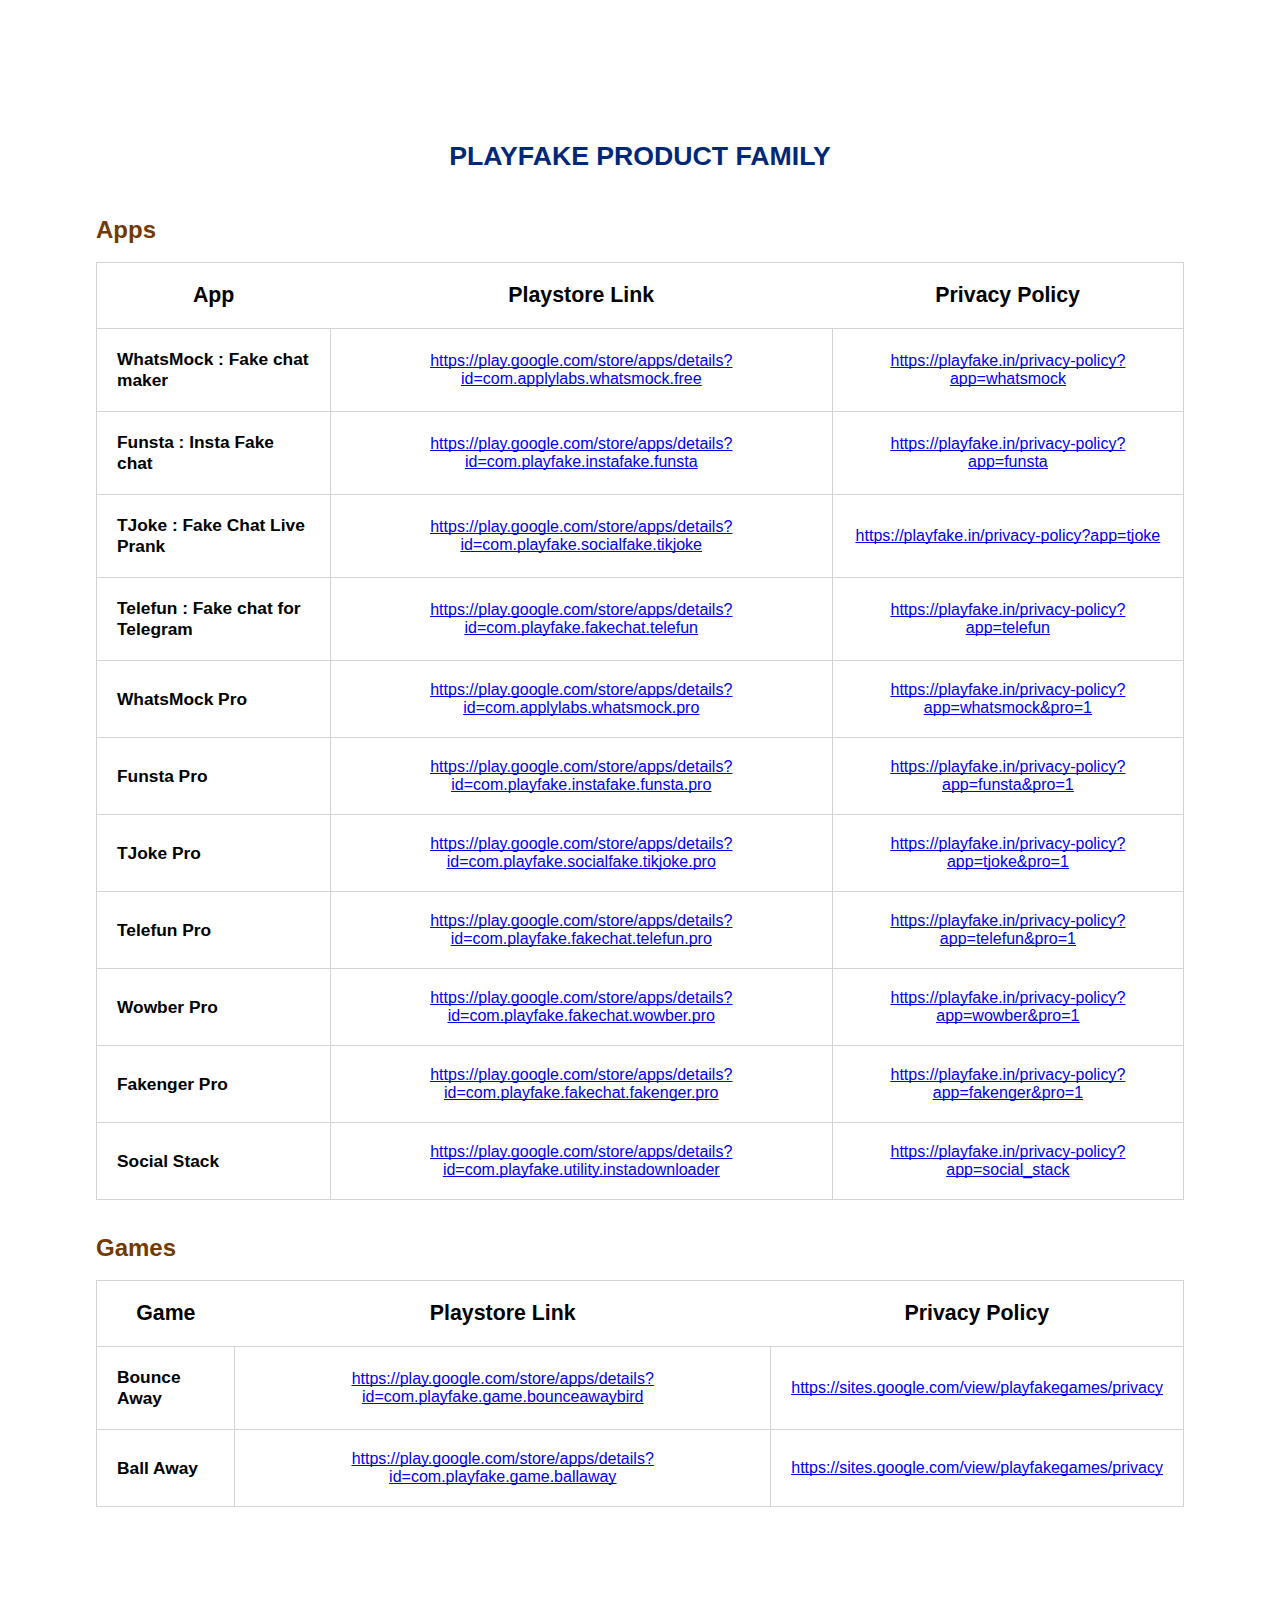
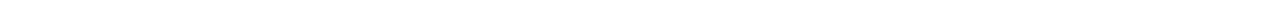
<file: product-family.html>
<!DOCTYPE html>

<head>
    <meta content="text/html; charset=UTF-8" http-equiv="content-type">
    <link href="css/styles2.css" rel="stylesheet">
</head>

<body class="c31">
    <div class="c31b">
        <p class="c28">
            <span>
                <h1 class="c18 c21 c25">PLAYFAKE PRODUCT FAMILY</h1>
            </span>
        </p>
        <p class="c0">
            <span class="c5" />
        </p>
        <p class="c8" id="apps">
            <span class="c3 c32">Apps</span>
        </p>
        <p class="c0">
            <span class="c5" />
        </p>
        <table style="width: 100%">
            <tr class="t1">
                <th>App</th>
                <th>Playstore Link</th>
                <th>Privacy Policy</th>
            </tr>
            <tr>
                <td>
                    <p>
                        <span class="t1">WhatsMock : Fake chat maker</span>
                    </p>
                </td>
                <td class="t2">
                    <p>
                        <a class="t2b show_link"
                            href="https://play.google.com/store/apps/details?id=com.applylabs.whatsmock.free"
                            target="_blank" rel="noopener noreferrer"></a>
                    </p>
                </td>
                <td class="t2">
                    <p>
                        <a class="t2b show_link" href="https://playfake.in/privacy-policy?app=whatsmock"></a>
                    </p>
                </td>
            </tr>

            <tr>
                <td>
                    <p>
                        <span class="t1">Funsta : Insta Fake chat</span>
                    </p>
                </td>
                <td class="t2">
                    <p>
                        <a class="t2b show_link"
                            href="https://play.google.com/store/apps/details?id=com.playfake.instafake.funsta"
                            target="_blank" rel="noopener noreferrer"></a>
                    </p>
                </td>
                <td class="t2">
                    <p>
                        <a class="t2b show_link" href="https://playfake.in/privacy-policy?app=funsta"></a>
                    </p>
                </td>
            </tr>
            <tr>
                <td>
                    <p>
                        <span class="t1">TJoke : Fake Chat Live Prank</span>
                    </p>
                </td>
                <td class="t2">
                    <p>
                        <a class="t2b show_link"
                            href="https://play.google.com/store/apps/details?id=com.playfake.socialfake.tikjoke"
                            target="_blank" rel="noopener noreferrer"></a>
                    </p>
                </td>
                <td class="t2">
                    <p>
                        <a class="t2b show_link" href="https://playfake.in/privacy-policy?app=tjoke"></a>
                    </p>
                </td>
            </tr>
            <tr>
                <td>
                    <p>
                        <span class="t1">Telefun : Fake chat for Telegram</span>
                    </p>
                </td>
                <td class="t2">
                    <p>
                        <a class="t2b show_link"
                            href="https://play.google.com/store/apps/details?id=com.playfake.fakechat.telefun"
                            target="_blank" rel="noopener noreferrer"></a>
                    </p>
                </td>
                <td class="t2">
                    <p>
                        <a class="t2b show_link" href="https://playfake.in/privacy-policy?app=telefun"></a>
                    </p>
                </td>
            </tr>
            <tr>
                <td>
                    <p>
                        <span class="t1">WhatsMock Pro</span>
                    </p>
                </td>
                <td class="t2">
                    <p>
                        <a class="t2b show_link"
                            href="https://play.google.com/store/apps/details?id=com.applylabs.whatsmock.pro"
                            target="_blank" rel="noopener noreferrer"></a>
                    </p>
                </td>
                <td class="t2">
                    <p>
                        <a class="t2b show_link" href="https://playfake.in/privacy-policy?app=whatsmock&pro=1"></a>
                    </p>
                </td>
            </tr>

            <tr>
                <td>
                    <p>
                        <span class="t1">Funsta Pro</span>
                    </p>
                </td>
                <td class="t2">
                    <p>
                        <a class="t2b show_link"
                            href="https://play.google.com/store/apps/details?id=com.playfake.instafake.funsta.pro"
                            target="_blank" rel="noopener noreferrer"></a>
                    </p>
                </td>
                <td class="t2">
                    <p>
                        <a class="t2b show_link" href="https://playfake.in/privacy-policy?app=funsta&pro=1"></a>
                    </p>
                </td>
            </tr>
            <tr>
                <td>
                    <p>
                        <span class="t1">TJoke Pro</span>
                    </p>
                </td>
                <td class="t2">
                    <p>
                        <a class="t2b show_link"
                            href="https://play.google.com/store/apps/details?id=com.playfake.socialfake.tikjoke.pro"
                            target="_blank" rel="noopener noreferrer"></a>
                    </p>
                </td>
                <td class="t2">
                    <p>
                        <a class="t2b show_link" href="https://playfake.in/privacy-policy?app=tjoke&pro=1"></a>
                    </p>
                </td>
            </tr>
            <tr>
                <td>
                    <p>
                        <span class="t1">Telefun Pro</span>
                    </p>
                </td>
                <td class="t2">
                    <p>
                        <a class="t2b show_link"
                            href="https://play.google.com/store/apps/details?id=com.playfake.fakechat.telefun.pro"
                            target="_blank" rel="noopener noreferrer"></a>
                    </p>
                </td>
                <td class="t2">
                    <p>
                        <a class="t2b show_link" href="https://playfake.in/privacy-policy?app=telefun&pro=1"></a>
                    </p>
                </td>
            </tr>
            <tr>
                <td>
                    <p>
                        <span class="t1">Wowber Pro</span>
                    </p>
                </td>
                <td class="t2">
                    <p>
                        <a class="t2b show_link"
                            href="https://play.google.com/store/apps/details?id=com.playfake.fakechat.wowber.pro"
                            target="_blank" rel="noopener noreferrer"></a>
                    </p>
                </td>
                <td class="t2">
                    <p>
                        <a class="t2b show_link" href="https://playfake.in/privacy-policy?app=wowber&pro=1"></a>
                    </p>
                </td>
            </tr>
            <tr>
                <td>
                    <p>
                        <span class="t1">Fakenger Pro</span>
                    </p>
                </td>
                <td class="t2">
                    <p>
                        <a class="t2b show_link"
                            href="https://play.google.com/store/apps/details?id=com.playfake.fakechat.fakenger.pro"
                            target="_blank" rel="noopener noreferrer"></a>
                    </p>
                </td>
                <td class="t2">
                    <p>
                        <a class="t2b show_link" href="https://playfake.in/privacy-policy?app=fakenger&pro=1"></a>
                    </p>
                </td>
            </tr>
            <tr>
                <td>
                    <p>
                        <span class="t1">Social Stack</span>
                    </p>
                </td>
                <td class="t2">
                    <p>
                        <a class="t2b show_link"
                            href="https://play.google.com/store/apps/details?id=com.playfake.utility.instadownloader"
                            target="_blank" rel="noopener noreferrer"></a>
                    </p>
                </td>
                <td class="t2">
                    <p>
                        <a class="t2b show_link" href="https://playfake.in/privacy-policy?app=social_stack"></a>
                    </p>
                </td>
            </tr>
        </table>

        <p class="c0">
            <span class="c5" />
        </p>
        <p class="c0">
            <span class="c5" />
        </p>
        <p class="c8" id="apps">
            <span class="c3 c32">Games</span>
        </p>
        <p class="c0">
            <span class="c5" />
        </p>
        <table style="width: 100%">
            <tr class="t1">
                <th>Game</th>
                <th>Playstore Link</th>
                <th>Privacy Policy</th>
            </tr>
            <tr>
                <td>
                    <p>
                        <span class="t1">Bounce Away</span>
                    </p>
                </td>
                <td class="t2">
                    <p>
                        <a class="t2b show_link"
                            href="https://play.google.com/store/apps/details?id=com.playfake.game.bounceawaybird"
                            target="_blank" rel="noopener noreferrer"></a>
                    </p>
                </td>
                <td class="t2">
                    <p>
                        <a class="t2b show_link" href="https://sites.google.com/view/playfakegames/privacy"></a>
                    </p>
                </td>
            </tr>
            <tr>
                <td>
                    <p>
                        <span class="t1">Ball Away</span>
                    </p>
                </td>
                <td class="t2">
                    <p>
                        <a class="t2b show_link"
                            href="https://play.google.com/store/apps/details?id=com.playfake.game.ballaway"
                            target="_blank" rel="noopener noreferrer"></a>
                    </p>
                </td>
                <td class="t2">
                    <p>
                        <a class="t2b show_link" href="https://sites.google.com/view/playfakegames/privacy"></a>
                    </p>
                </td>
            </tr>
        </table>
    </div>
</body>

</html>
</file>
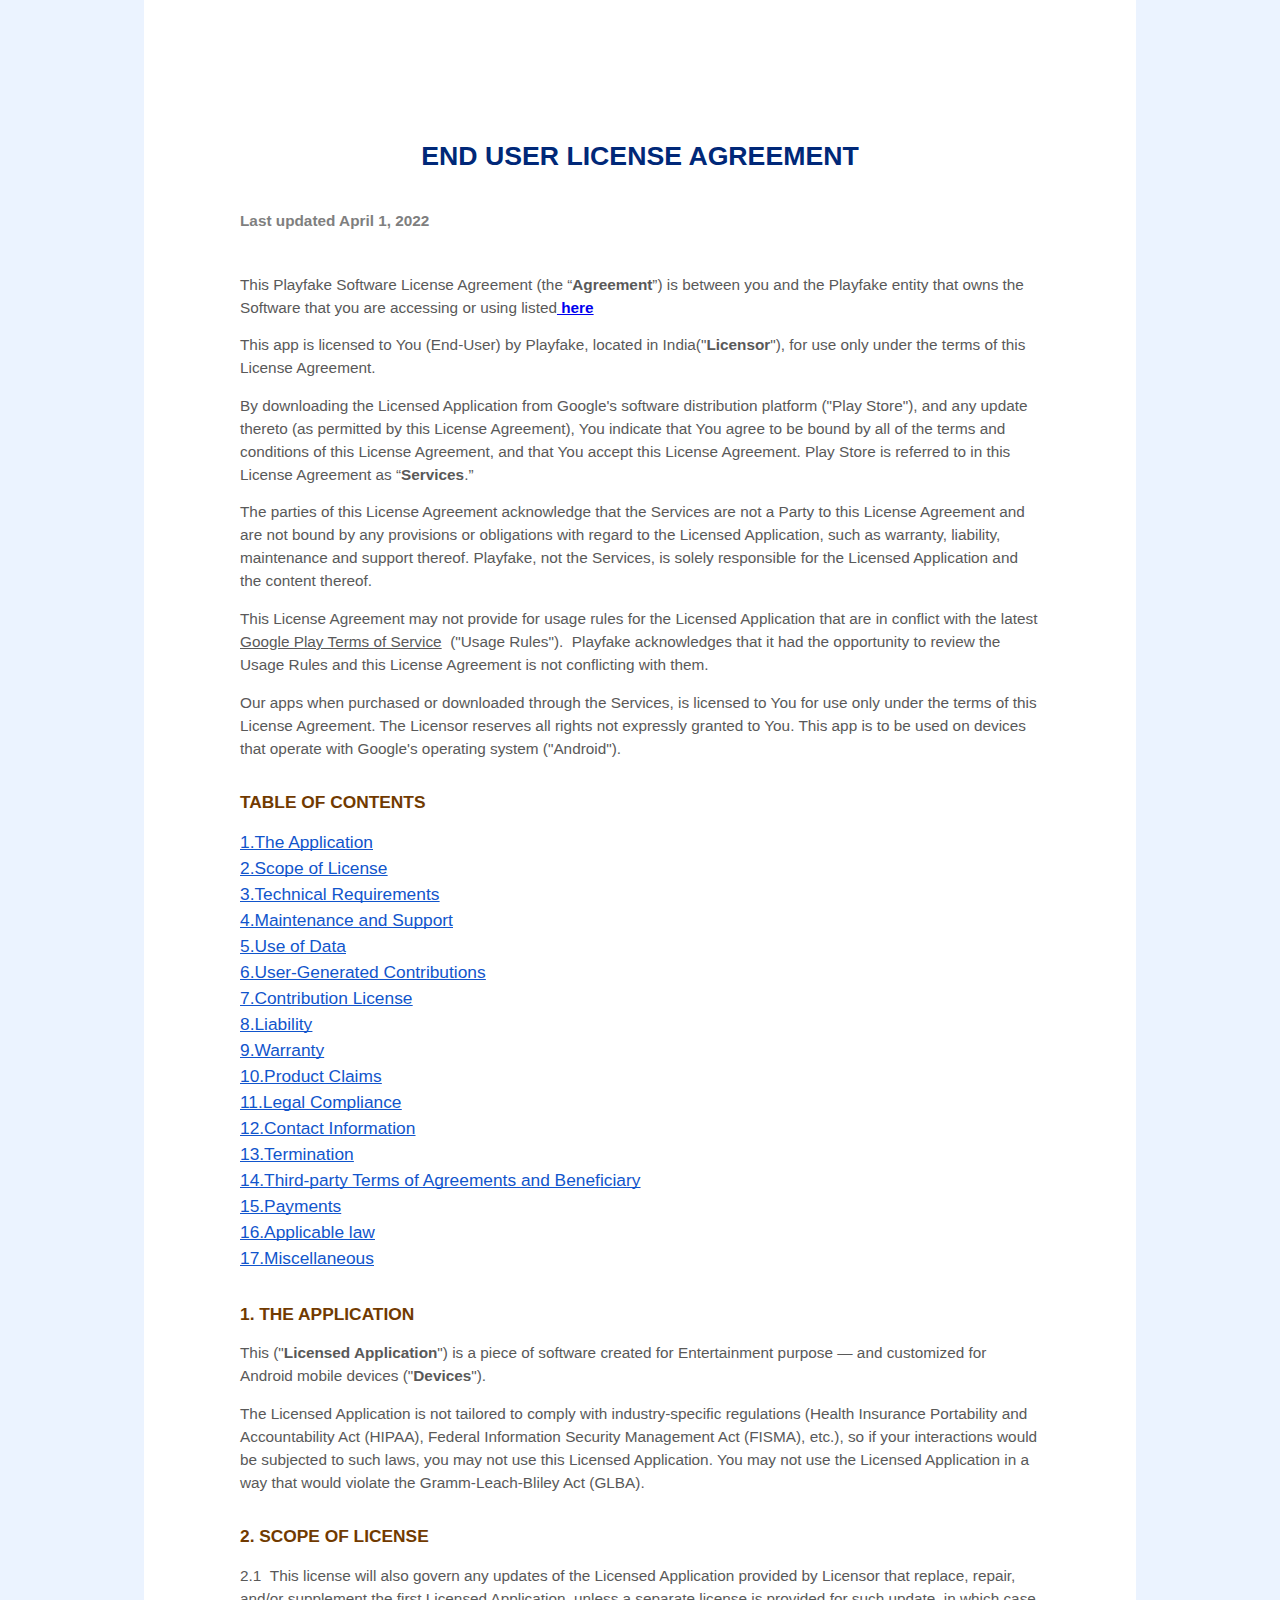
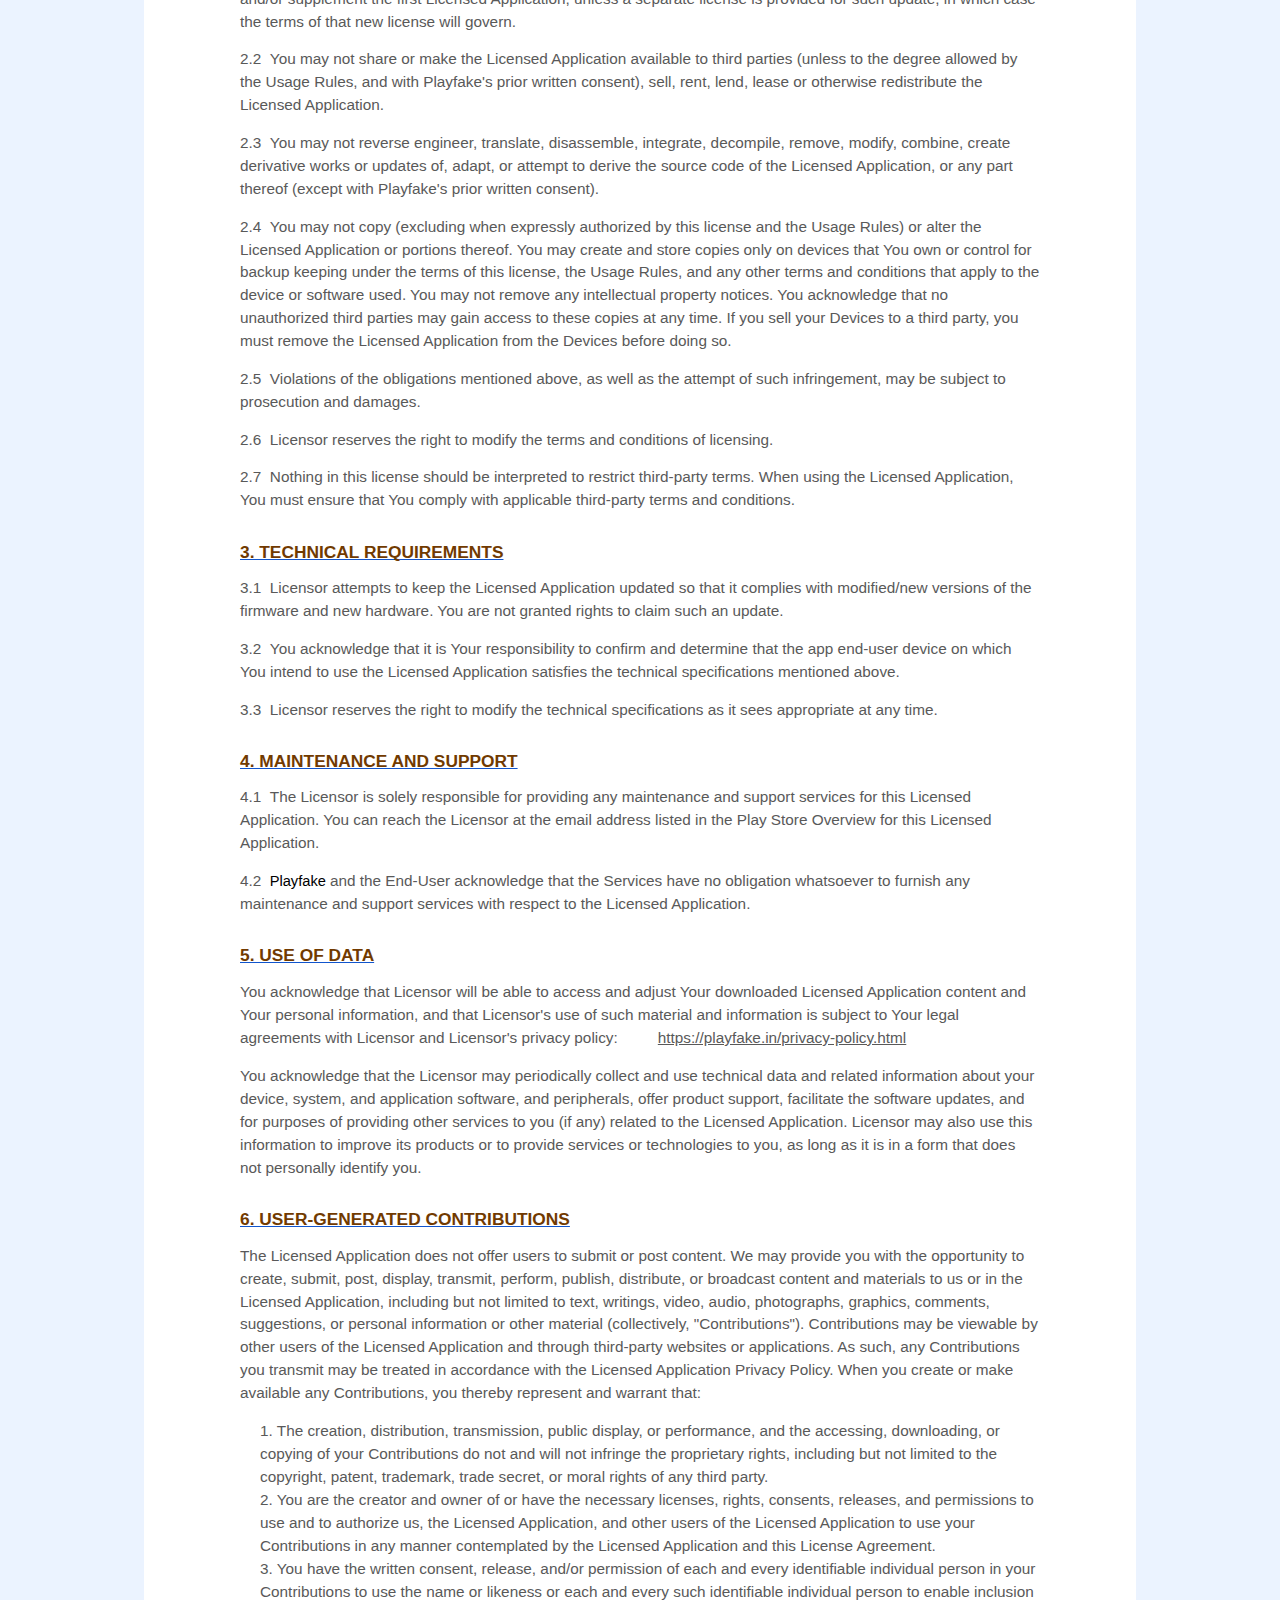
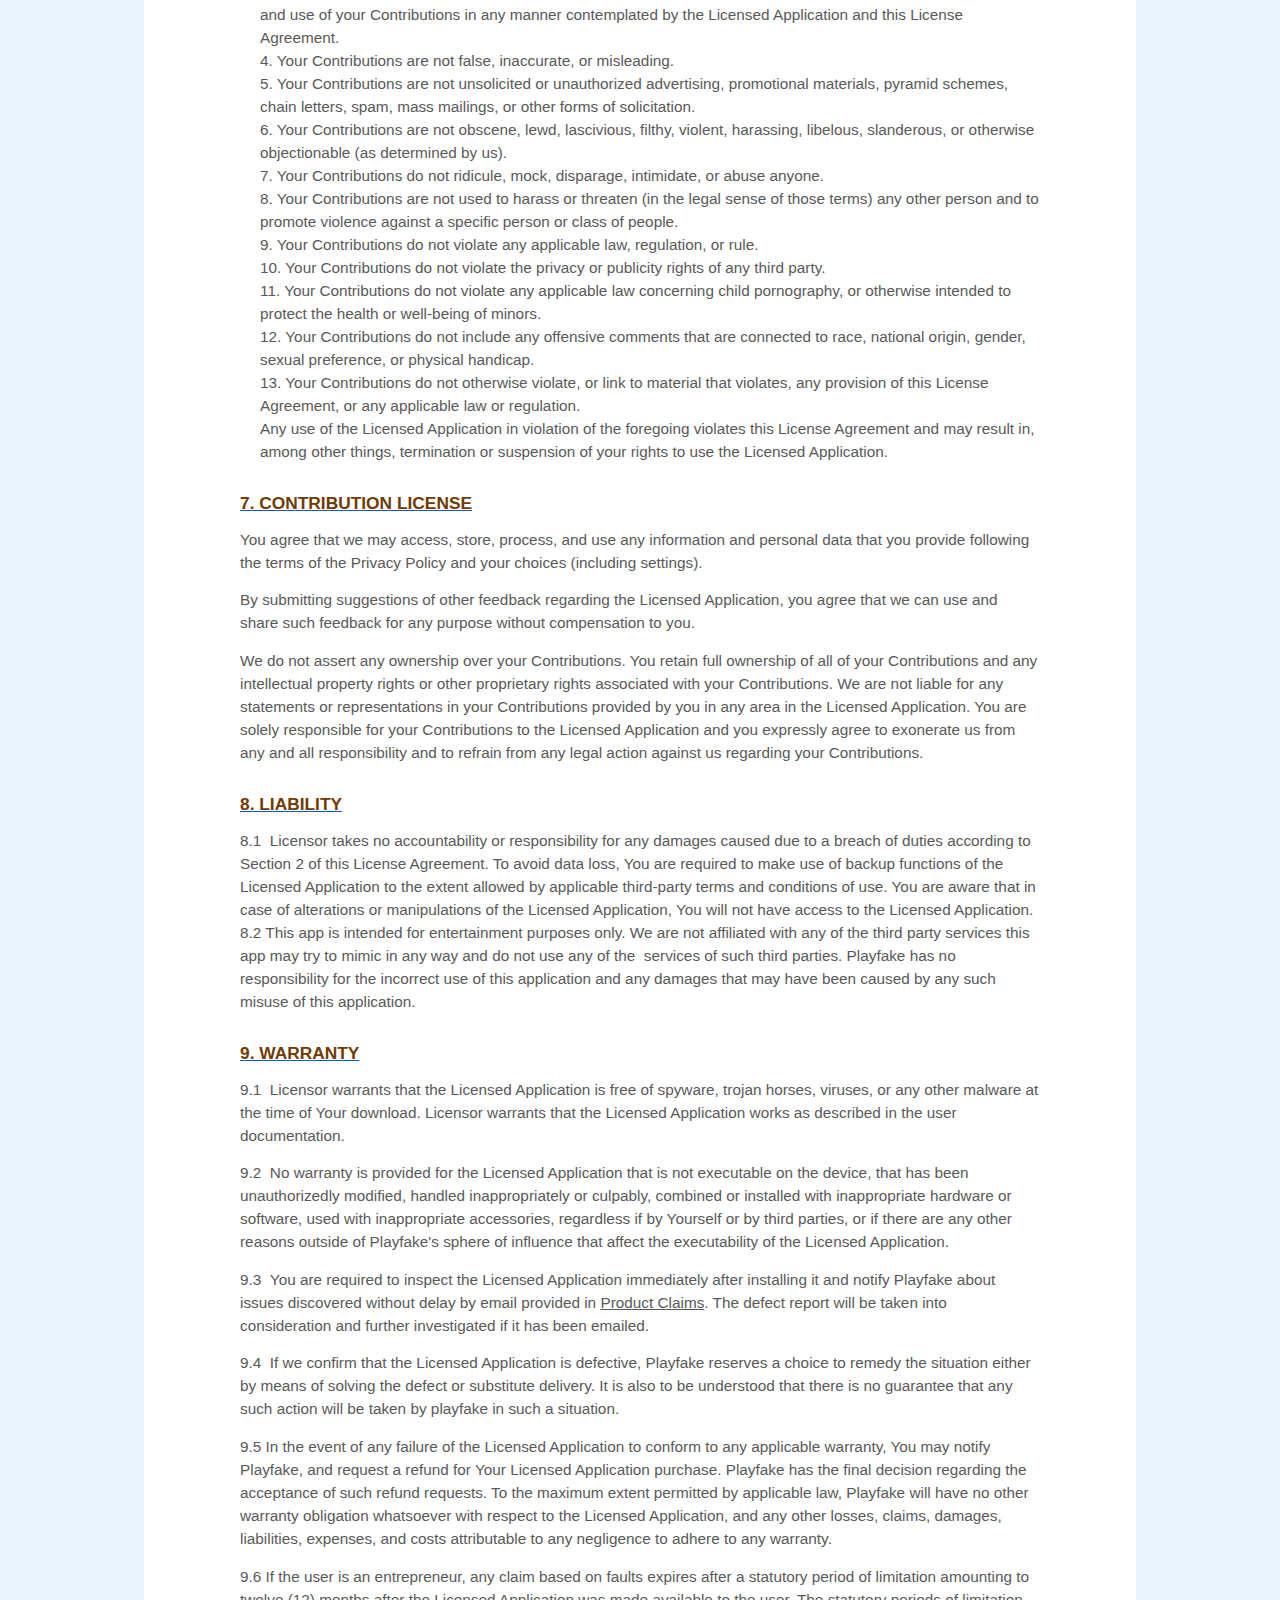
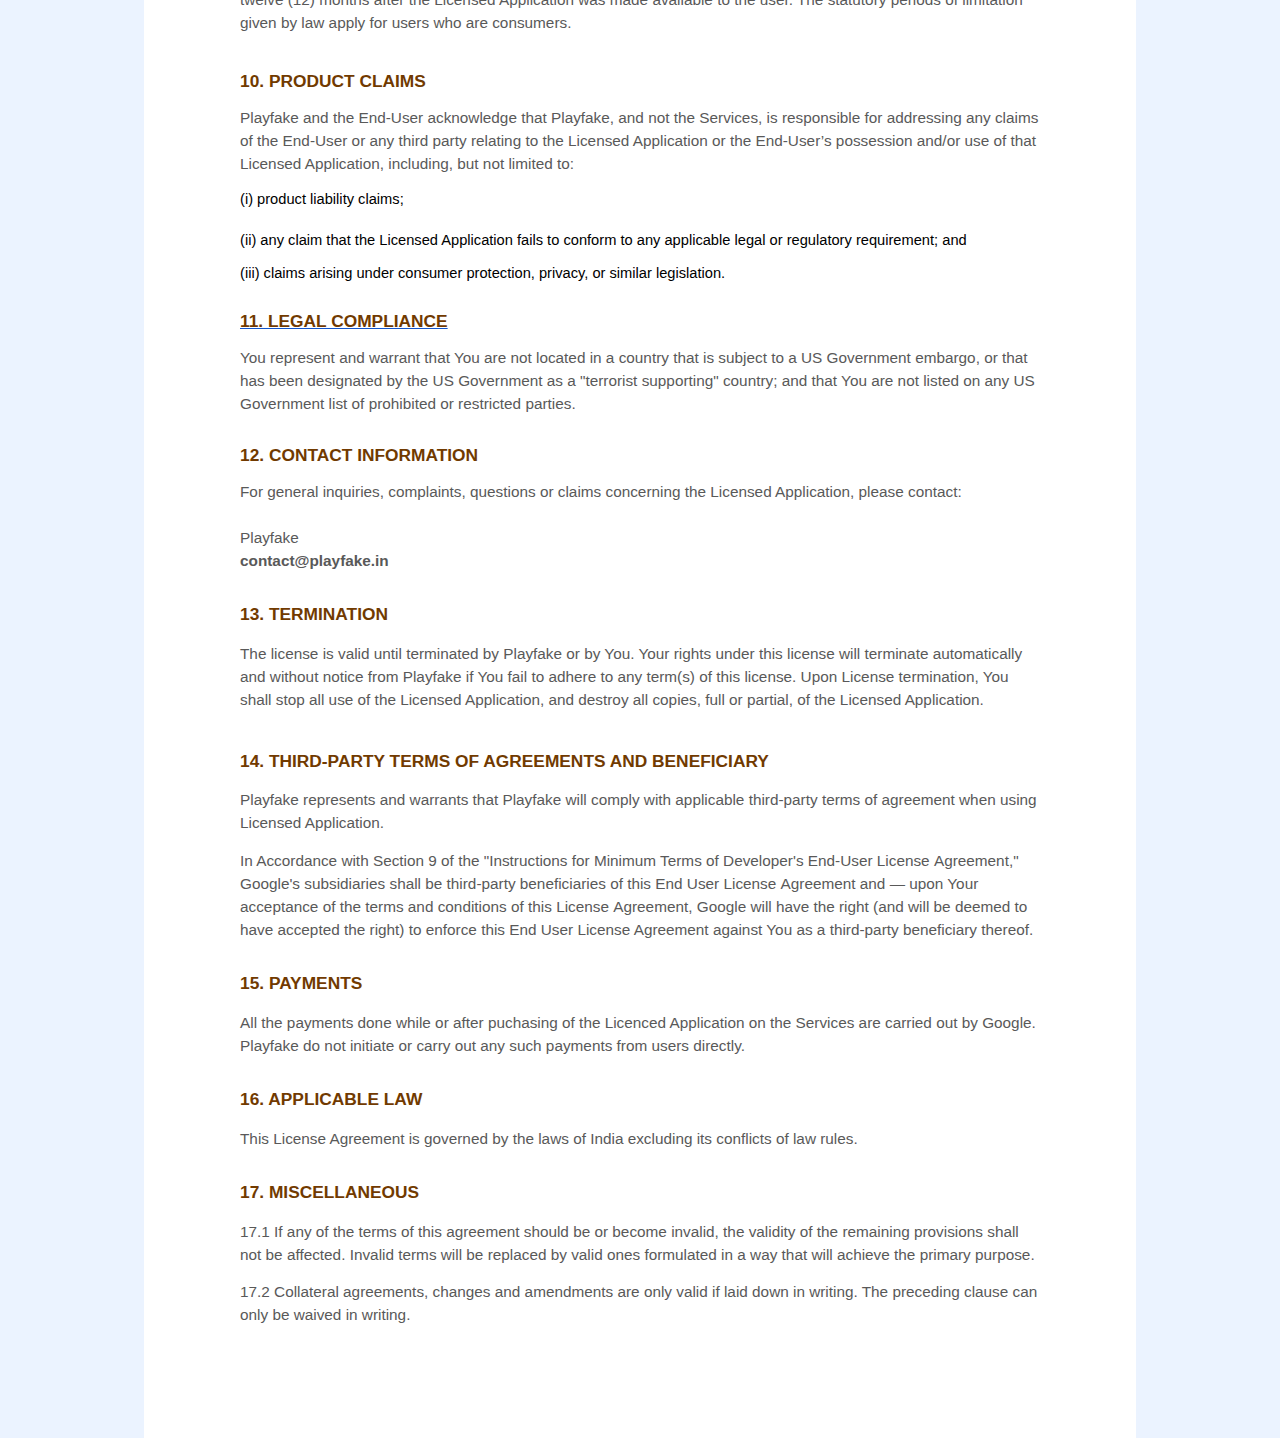
<file: terms-of-use.html>
<!DOCTYPE html>

<head>
        <meta content="text/html; charset=UTF-8" http-equiv="content-type">
        <link href="css/styles2.css" rel="stylesheet">
</head>

<body class="c31">
        <div class="c31c">
                <p class="c28"><span>
                                <h1 class="c18 c21 c25">END USER LICENSE AGREEMENT</h1>
                        </span></p>
                <p class="c19"><span class="c5"></span></p>
                <p class="c28">
                        <span class="c13 c18 c21 c24 c30">Last updated April 1, 2022</span>
                </p>
                <p class="c19"><span class="c5"></span></p>
                <p class="c19"><span class="c5"></span></p>
                <p class="c19"><span class="c5"></span></p>
                <p class="c8"><span class="c6 c2">This Playfake Software License Agreement (the&nbsp;&ldquo;<span
                                        class="c13">Agreement</span>&rdquo;) is between you and the
                                Playfake entity that owns the
                                Software that you are accessing or using
                                listed<a class="c9a c13"
                                        href="https://playfake.in/product-family.html">&nbsp;here</a></span><span
                                class="c0">&nbsp;</span></p>
                <p class="c0">
                        <span class="c5" />
                </p>
                <p class="c8"><span class="c6 c2">This app is licensed to You (End-User) by Playfake, located in
                                India(&quot;<span class="c13">Licensor</span>&quot;), for use only under the
                                terms of this License Agreement.</span></p>
                <p class="c0"><span class="c5"></span></p>
                <p class="c8"><span class="c6 c2">By downloading the Licensed Application from Google&#39;s software
                                distribution
                                platform (&quot;Play Store&quot;), and any update thereto (as permitted by this License
                                Agreement), You indicate that You agree to be
                                bound by all
                                of the terms and conditions of this License Agreement,
                                and that You accept this License Agreement.
                                Play Store
                                is referred to in this License Agreement as
                                &ldquo;<span class="c13">Services</span>.&rdquo;</span></p>
                <p class="c0"><span class="c5"></span></p>
                <p class="c8"><span class="c6 c2">The parties of this License Agreement acknowledge that the Services
                                are not a
                                Party to this License Agreement and are not bound by any provisions or
                                obligations with regard to the Licensed Application, such as warranty, liability,
                                maintenance
                                and support
                                thereof. Playfake, not the Services, is solely responsible for the Licensed Application
                                and the
                                content
                                thereof.</span></p>
                <p class="c0"><span class="c5"></span></p>
                <p class="c8"><span class="c6 c2">This License Agreement may not provide for usage rules for the
                                Licensed
                                Application that are in
                                conflict with the latest
                                <a class="c2" href="https://play.google.com/intl/en_US/about/play-terms">Google Play
                                        Terms of
                                        Service</a>
                                &nbsp;(&quot;Usage
                                Rules&quot;).&nbsp; Playfake
                                acknowledges that it had the opportunity to review the Usage Rules and this License
                                Agreement is
                                not conflicting with
                                them.</span>
                </p>
                <p class="c0"><span class="c5"></span></p>
                <p class="c8"><span class="c6 c2">Our apps when purchased or downloaded through the Services, is
                                licensed to You for use only under the terms of this License Agreement. The Licensor
                                reserves
                                all
                                rights not expressly granted to You. This app is
                                to be used on devices that operate with Google&#39;s operating system
                                (&quot;Android&quot;).</span></p>
                <p class="c0">
                        <span class="c5" />
                </p>
                <p class="c0">
                        <span class="c5" />
                </p>
                <p class="c8"><span class="c3">TABLE OF CONTENTS</span></p>
                <p class="c0">
                        <span class="c5" />
                </p>
                <p class="c8"><span class="c10"><a class="c9" href="#content1">1.The Application</a></span></p>
                <p class="c8"><span class="c10"><a class="c9" href="#content2">2.Scope of License</a></span></p>
                <p class="c8"><span class="c10"><a class="c9" href="#content3">3.Technical Requirements</a></span></p>
                <p class="c8"><span class="c10"><a class="c9" href="#content4">4.Maintenance and Support</a></span></p>
                <p class="c8"><span class="c10"><a class="c9" href="#content5">5.Use of Data</a></span></p>
                <p class="c8"><span class="c10"><a class="c9" href="#content6">6.User-Generated Contributions</a></span>
                </p>
                <p class="c8"><span class="c10"><a class="c9" href="#content7">7.Contribution License</a></span></p>
                <p class="c8"><span class="c10"><a class="c9" href="#content8">8.Liability</a></span></p>
                <p class="c8"><span class="c10"><a class="c9" href="#content9">9.Warranty</a></span></p>
                <p class="c8"><span class="c10"><a class="c9" href="#content10">10.Product Claims</a></span></p>
                <p class="c8"><span class="c10"><a class="c9" href="#content11">11.Legal Compliance</a></span></p>
                <p class="c8"><span class="c10"><a class="c9" href="#content12">12.Contact Information</a></span></p>
                <p class="c8"><span class="c10"><a class="c9" href="#content13">13.Termination</a></span></p>
                <p class="c8"><span class="c10"><a class="c9" href="#content14">14.Third-party Terms of Agreements and
                                        Beneficiary</a></span></p>
                <p class="c8"><span class="c10"><a class="c9" href="#content15">15.Payments</a></span></p>
                <p class="c8"><span class="c10"><a class="c9" href="#content16">16.Applicable law</a></span></p>
                <p class="c8"><span class="c10"><a class="c9" href="#content17">17.Miscellaneous</a></span></p>
                <p class="c0">
                        <span class="c5" />
                </p>
                <p class="c0">
                        <span class="c5" />
                </p>
                <p class="c8" id="content1"><span class="c3">1. THE APPLICATION</span></p>
                <p class="c0"><span class="c5"></span></p>
                <p class="c8"><span class="c6 c2">This (&quot;<span class="c13">Licensed Application</span>&quot;) is a
                                piece of
                                software created for Entertainment purpose &mdash; and
                                customized for
                                Android mobile devices (&quot;<span class="c13">Devices</span>&quot;).</span>
                </p>
                <p class="c0"><span class="c5"></span></p>
                <p class="c8"><span class="c6 c2">The Licensed Application is not tailored to comply with
                                industry-specific
                                regulations
                                (Health Insurance Portability and Accountability Act (HIPAA), Federal Information
                                Security
                                Management Act
                                (FISMA), etc.), so if your interactions would be subjected to such laws, you may not use
                                this
                                Licensed
                                Application. You may not use the Licensed Application in a way that would violate the
                                Gramm-Leach-Bliley Act
                                (GLBA).</span></p>
                <p class="c0">
                        <span class="c5" />
                </p>
                <p class="c0">
                        <span class="c5" />
                </p>
                <p class="c8" id="content2"><span class="c3">2. SCOPE OF LICENSE</span></p>
                <p class="c0"><span class="c5"></span></p>
                <p class="c8"><span class="c2 c6">2.1 &nbsp;This license will also govern any updates of the Licensed
                                Application
                                provided by Licensor that replace, repair, and/or supplement the first Licensed
                                Application,
                                unless a
                                separate license is provided for such update, in which case the terms of that new
                                license will
                                govern.</span></p>
                <p class="c0"><span class="c5"></span></p>
                <p class="c8"><span class="c6 c2">2.2 &nbsp;You may not share or make the Licensed Application available
                                to
                                third
                                parties (unless to the degree allowed by the Usage Rules, and with Playfake&#39;s prior
                                written
                                consent),
                                sell, rent, lend, lease or otherwise redistribute the Licensed Application.</span></p>
                <p class="c0"><span class="c5"></span></p>
                <p class="c8"><span class="c2 c6">2.3 &nbsp;You may not reverse engineer, translate, disassemble,
                                integrate,
                                decompile, remove, modify, combine, create derivative works or updates of, adapt, or
                                attempt to
                                derive the
                                source code of the Licensed Application, or any part thereof (except with Playfake&#39;s
                                prior
                                written
                                consent).</span></p>
                <p class="c0"><span class="c5"></span></p>
                <p class="c8"><span class="c2 c6">2.4 &nbsp;You may not copy (excluding when expressly authorized by
                                this
                                license
                                and the Usage Rules) or alter the Licensed Application or portions thereof. You may
                                create and
                                store copies
                                only on devices that You own or control for backup keeping under the terms of this
                                license, the
                                Usage Rules,
                                and any other terms and conditions that apply to the device or software used. You may
                                not remove
                                any
                                intellectual property notices. You acknowledge that no unauthorized third parties may
                                gain
                                access to these
                                copies at any time. If you sell your Devices to a third party, you must remove the
                                Licensed
                                Application from
                                the Devices before doing so.</span></p>
                <p class="c0"><span class="c5"></span></p>
                <p class="c8"><span class="c2 c6">2.5 &nbsp;Violations of the obligations mentioned above, as well as
                                the
                                attempt
                                of such infringement, may be subject to prosecution and damages.</span></p>
                <p class="c0"><span class="c5"></span></p>
                <p class="c8"><span class="c2 c6">2.6 &nbsp;Licensor reserves the right to modify the terms and
                                conditions of
                                licensing.</span></p>
                <p class="c0"><span class="c5"></span></p>
                <p class="c8"><span class="c2 c6">2.7 &nbsp;Nothing in this license should be interpreted to restrict
                                third-party
                                terms. When using the Licensed Application, You must ensure that You comply with
                                applicable
                                third-party
                                terms and conditions.</span></p>
                <p class="c0">
                        <span class="c5" />
                </p>
                <p class="c0">
                        <span class="c5" />
                </p>
                <p class="c10" id="content3"><span class="c3">3. TECHNICAL REQUIREMENTS</span></p>
                <p class="c0"><span class="c5"></span></p>
                <p class="c8"><span class="c2 c6">3.1 &nbsp;Licensor attempts to keep the Licensed Application updated
                                so that
                                it
                                complies with modified/new versions of the firmware and new hardware. You are not
                                granted rights
                                to claim
                                such an update.</span></p>
                <p class="c0"><span class="c5"></span></p>
                <p class="c8"><span class="c2 c6">3.2 &nbsp;You acknowledge that it is Your responsibility to confirm
                                and
                                determine
                                that the app end-user device on which You intend to use the Licensed Application
                                satisfies the
                                technical
                                specifications mentioned above.</span></p>
                <p class="c0"><span class="c5"></span></p>
                <p class="c8"><span class="c2 c6">3.3 &nbsp;Licensor reserves the right to modify the technical
                                specifications
                                as
                                it sees appropriate at any time.</span></p>
                <p class="c0">
                        <span class="c5" />
                </p>
                <p class="c0">
                        <span class="c5" />
                </p>
                <p class="c10" id="content4"><span class="c3">4. MAINTENANCE AND SUPPORT</span></p>
                <p class="c0"><span class="c5"></span></p>
                <p class="c8"><span class="c6 c2">4.1 &nbsp;The Licensor is solely responsible for providing any
                                maintenance and
                                support services for this Licensed Application. You can reach the Licensor at the email
                                address
                                listed in
                                the Play Store Overview for this Licensed Application.</span></p>
                <p class="c0"><span class="c5"></span></p>
                <p class="c8"><span class="c6 c2">4.2 </span><span class="c8">&nbsp;Playfake </span><span
                                class="c6 c2">and the
                                End-User acknowledge that the Services have no obligation whatsoever to furnish any
                                maintenance
                                and support
                                services with respect to the Licensed Application.</span></p>
                <p class="c0">
                        <span class="c5" />
                </p>
                <p class="c0">
                        <span class="c5" />
                </p>
                <p class="c10" id="content5"><span class="c3">5. USE OF DATA</span></p>
                <p class="c0"><span class="c5"></span></p>
                <p class="c8"><span class="c6 c2">You acknowledge that Licensor will be able to access and adjust Your
                                downloaded
                                Licensed Application content and Your personal information, and that Licensor&#39;s use
                                of such
                                material and
                                information is subject to Your legal agreements with Licensor and Licensor&#39;s privacy
                                policy:</span><span class="c8 c14"><a class="c2 show_link"
                                        href="https://playfake.in/privacy-policy.html"></a></span></p>
                <p class="c0"><span class="c5"></span></p>
                <p class="c8"><span class="c6 c2">You acknowledge that the Licensor may periodically collect and use
                                technical
                                data
                                and
                                related information about your device, system, and application software, and
                                peripherals, offer
                                product
                                support, facilitate the software updates, and for purposes of providing other services
                                to you
                                (if any)
                                related to the Licensed Application. Licensor may also use this information to improve
                                its
                                products or to
                                provide services or technologies to you, as long as it is in a form that does not
                                personally
                                identify
                                you.</span></p>
                <p class="c0">
                        <span class="c5" />
                </p>
                <p class="c0">
                        <span class="c5" />
                </p>
                <p class="c10" id="content6"><span class="c3">6. USER-GENERATED CONTRIBUTIONS</span></p>
                <p class="c0"><span class="c5"></span></p>
                <p class="c8"><span class="c2 c6">The Licensed Application does not offer users to submit or post
                                content. We
                                may
                                provide you with the opportunity to create, submit, post, display, transmit, perform,
                                publish,
                                distribute,
                                or broadcast content and materials to us or in the Licensed Application, including but
                                not
                                limited to text,
                                writings, video, audio, photographs, graphics, comments, suggestions, or personal
                                information or
                                other
                                material (collectively, &quot;Contributions&quot;). Contributions may be viewable by
                                other users
                                of the
                                Licensed Application and through third-party websites or applications. As such, any
                                Contributions you
                                transmit may be treated in accordance with the Licensed Application Privacy Policy. When
                                you
                                create or make
                                available any Contributions, you thereby represent and warrant that:</span></p>
                <p class="c0"><span class="c5"></span></p>
                <p class="c8 c33"><span class="c2 c6">1. The creation, distribution, transmission, public display, or
                                performance,
                                and
                                the accessing, downloading, or copying of your Contributions do not and will not
                                infringe the
                                proprietary
                                rights, including but not limited to the copyright, patent, trademark, trade secret, or
                                moral
                                rights of any
                                third party.</span></p>
                <p class="c8 c33"><span class="c2 c6">2. You are the creator and owner of or have the necessary
                                licenses,
                                rights,
                                consents, releases, and permissions to use and to authorize us, the Licensed
                                Application, and
                                other users of
                                the Licensed Application to use your Contributions in any manner contemplated by the
                                Licensed
                                Application
                                and this License Agreement.</span></p>
                <p class="c8 c33"><span class="c2 c6">3. You have the written consent, release, and/or permission of
                                each and
                                every
                                identifiable individual person in your Contributions to use the name or likeness or each
                                and
                                every such
                                identifiable individual person to enable inclusion and use of your Contributions in any
                                manner
                                contemplated
                                by the Licensed Application and this License Agreement.</span></p>
                <p class="c8 c33"><span class="c2 c6">4. Your Contributions are not false, inaccurate, or
                                misleading.</span></p>
                <p class="c8 c33"><span class="c2 c6">5. Your Contributions are not unsolicited or unauthorized
                                advertising,
                                promotional materials, pyramid schemes, chain letters, spam, mass mailings, or other
                                forms of
                                solicitation.</span></p>
                <p class="c8 c33"><span class="c2 c6">6. Your Contributions are not obscene, lewd, lascivious, filthy,
                                violent,
                                harassing, libelous, slanderous, or otherwise objectionable (as determined by
                                us).</span></p>
                <p class="c8 c33"><span class="c2 c6">7. Your Contributions do not ridicule, mock, disparage,
                                intimidate, or
                                abuse
                                anyone.</span></p>
                <p class="c8 c33"><span class="c2 c6">8. Your Contributions are not used to harass or threaten (in the
                                legal
                                sense
                                of
                                those terms) any other person and to promote violence against a specific person or class
                                of
                                people.</span>
                </p>
                <p class="c8 c33"><span class="c2 c6">9. Your Contributions do not violate any applicable law,
                                regulation, or
                                rule.</span></p>
                <p class="c8 c33"><span class="c2 c6">10. Your Contributions do not violate the privacy or publicity
                                rights of
                                any
                                third party.</span></p>
                <p class="c8 c33"><span class="c2 c6">11. Your Contributions do not violate any applicable law
                                concerning child
                                pornography, or otherwise intended to protect the health or well-being of minors.</span>
                </p>
                <p class="c8 c33"><span class="c2 c6">12. Your Contributions do not include any offensive comments that
                                are
                                connected
                                to race, national origin, gender, sexual preference, or physical handicap.</span></p>
                <p class="c8 c33"><span class="c2 c6">13. Your Contributions do not otherwise violate, or link to
                                material that
                                violates, any provision of this License Agreement, or
                                any applicable law or regulation.</span></p>
                <p class="c4"><span class="c0"></span></p>
                <p class="c8 c33"><span class="c2 c6">Any use of the Licensed Application in violation of the foregoing
                                violates
                                this
                                License Agreement and may result in, among other things,
                                termination or suspension of your rights to use the Licensed Application.</span></p>
                <p class="c0">
                        <span class="c5" />
                </p>
                <p class="c0">
                        <span class="c5" />
                </p>
                <p class="c10" id="content7"><span class="c3">7. CONTRIBUTION LICENSE</span></p>
                <p class="c0"><span class="c5"></span></p>
                <p class="c8"><span class="c6 c2">You agree that we may access, store, process, and use any information
                                and
                                personal
                                data that you provide following the terms of the Privacy Policy and your choices
                                (including
                                settings).</span></p>
                <p class="c0"><span class="c5"></span></p>
                <p class="c8"><span class="c6 c2">By submitting suggestions of other feedback regarding the Licensed
                                Application,
                                you
                                agree that we can use and share such feedback for any purpose without compensation to
                                you.</span></p>
                <p class="c0"><span class="c5"></span></p>
                <p class="c8"><span class="c6 c2">We do not assert any ownership over your Contributions. You retain
                                full
                                ownership
                                of
                                all of your Contributions and any intellectual property rights or other proprietary
                                rights
                                associated with
                                your Contributions. We are not liable for any statements or representations in your
                                Contributions provided
                                by you in any area in the Licensed Application. You are solely responsible for your
                                Contributions to the
                                Licensed Application and you expressly agree to exonerate us from any and all
                                responsibility and
                                to refrain
                                from any legal action against us regarding your Contributions.</span></p>
                <p class="c0">
                        <span class="c5" />
                </p>
                <p class="c0">
                        <span class="c5" />
                </p>
                <p class="c10" id="content8"><span class="c3">8. LIABILITY</span></p>
                <p class="c0"><span class="c5"></span></p>
                <p class="c8"><span class="c6 c2">8.1 &nbsp;Licensor takes no accountability or responsibility for any
                                damages
                                caused due to a breach of duties according to Section 2 of this License Agreement. To
                                avoid data
                                loss, You
                                are required to
                                make use of backup functions of the Licensed Application to the extent allowed by
                                applicable
                                third-party
                                terms and conditions of use. You are aware that in case of alterations or manipulations
                                of the
                                Licensed
                                Application, You will not have access to the Licensed Application.</span></p>
                <p class="c8"><span class="c2 c6">8.2 This app is intended for entertainment purposes only. We are not
                                affiliated
                                with any of the third party services this app may try to mimic in any way and do not use
                                any of
                                the
                                &nbsp;services of such third parties. Playfake has no responsibility for the incorrect
                                use of
                                this
                                application and any damages that may have been caused by any such misuse of this
                                application.</span></p>
                <p class="c0">
                        <span class="c5" />
                </p>
                <p class="c0">
                        <span class="c5" />
                </p>
                <p class="c10" id="content9"><span class="c3">9. WARRANTY</span></p>
                <p class="c0"><span class="c5"></span></p>
                <p class="c8"><span class="c2 c6">9.1 &nbsp;Licensor warrants that the Licensed Application is free of
                                spyware,
                                trojan horses, viruses, or any other malware at the time of Your download. Licensor
                                warrants
                                that the
                                Licensed Application works as described in the user documentation.</span></p>
                <p class="c0"><span class="c5"></span></p>
                <p class="c8"><span class="c2 c6">9.2 &nbsp;No warranty is provided for the Licensed Application that is
                                not
                                executable on the device, that has been unauthorizedly modified, handled inappropriately
                                or
                                culpably,
                                combined or installed with inappropriate hardware or software, used with inappropriate
                                accessories,
                                regardless if by Yourself or by third parties, or if there are any other reasons outside
                                of
                                Playfake&#39;s
                                sphere of influence that affect the executability of the Licensed Application.</span>
                </p>
                <p class="c0"><span class="c5"></span></p>
                <p class="c8"><span class="c6 c2">9.3 &nbsp;You are required to inspect the Licensed Application
                                immediately
                                after
                                installing it and notify Playfake about issues discovered without delay by email
                                provided in
                                <span><a class="c2" href="#content10">Product
                                                Claims</a>.</span> The defect report will be taken into consideration
                                and
                                further
                                investigated if it has been emailed.</span></p>
                <p class="c0"><span class="c5"></span></p>
                <p class="c8"><span class="c2 c6">9.4 &nbsp;If we confirm that the Licensed Application is defective,
                                Playfake
                                reserves a choice to remedy the situation either by means of solving the defect or
                                substitute
                                delivery. It
                                is also to be understood that there is no guarantee that any such action will be taken
                                by
                                playfake in such a
                                situation.</span></p>
                <p class="c0"><span class="c5"></span></p>
                <p class="c8"><span class="c6 c2">9.5 In the event of any failure of the Licensed
                                Application to conform to any applicable warranty, You may notify Playfake, and request
                                a refund
                                for Your
                                Licensed Application purchase. Playfake has the final decision regarding the acceptance
                                of such
                                refund
                                requests. To the maximum extent permitted by applicable law, Playfake will have no other
                                warranty obligation
                                whatsoever with respect to the Licensed Application, and any other losses, claims,
                                damages,
                                liabilities,
                                expenses, and costs attributable to any negligence to adhere to any warranty.</span></p>
                <p class="c0"><span class="c5"></span></p>
                <p class="c8"><span class="c6 c2">9.6 If the user is an entrepreneur, any claim
                                based on faults expires after a statutory period of limitation amounting to twelve (12)
                                months
                                after the
                                Licensed Application was made available to the user. The statutory periods of limitation
                                given
                                by law apply
                                for users who are consumers.</span></p>
                <p class="c6"><span class="c0">&nbsp; &nbsp;</span></p>
                <p class="c0">
                        <span class="c5" />
                </p>
                <p class="c20" id="content10"><span class="c3">10. PRODUCT CLAIMS</span></p>
                <p class="c0"><span class="c5"></span></p>
                <p class="c8"><span class="c6 c2">Playfake and the End-User acknowledge that Playfake, and not the
                                Services, is
                                responsible for addressing any claims of the
                                End-User or any third party relating to the Licensed Application or the End-User&rsquo;s
                                possession and/or
                                use of that Licensed Application, including, but not limited to:</span></p>
                <p class="c0"><span class="c5"></span></p>
                <p class="c6 c16"><span class="c5 c1">(i) product liability claims;</span></p>
                <p class="c13"><span class="c0">&nbsp; &nbsp;</span></p>
                <p class="c6 c16"><span class="c5 c1">(ii) any claim that the Licensed Application fails to conform to
                                any
                                applicable legal or regulatory requirement; and</span></p>
                <p class="c0"><span class="c5"></span></p>
                <p class="c6 c16"><span class="c5 c1">(iii) claims arising under consumer protection, privacy, or
                                similar
                                legislation.</span></p>
                <p class="c0">
                        <span class="c5" />
                </p>
                <p class="c0">
                        <span class="c5" />
                </p>
                <p class="c10" id="content11"><span class="c3">11. LEGAL COMPLIANCE</span></p>
                <p class="c0"><span class="c5"></span></p>
                <p class="c8"><span class="c2 c6">You represent and warrant that You are not located in a country that
                                is
                                subject
                                to a US Government embargo, or that has been designated by the US Government as a
                                &quot;terrorist
                                supporting&quot; country; and that You are not listed on any US Government list of
                                prohibited or
                                restricted
                                parties.</span></p>
                <p class="c0">
                        <span class="c5" />
                </p>
                <p class="c0">
                        <span class="c5" />
                </p>
                <p class="c20" id="content12"><span class="c3">12. CONTACT INFORMATION</span></p>
                <p class="c0"><span class="c5"></span></p>
                <p class="c8"><span class="c6 c2">For general inquiries, complaints, questions or claims concerning the
                                Licensed
                                Application, please contact:</span></p>
                <p class="c13"><span class="c0">&nbsp; &nbsp; &nbsp; &nbsp;</span></p>
                <p class="c8"><span class="c6 c2">Playfake</span></p>
                <p class="c8"><span class="c6 c2 c13">contact@playfake.in</span></p>
                <p class="c0">
                        <span class="c5" />
                </p>
                <p class="c0">
                        <span class="c5" />
                </p>
                <p class="c8" id="content13"><span class="c3">13. TERMINATION</span></p>
                <p class="c0"><span class="c5"></span></p>
                <p class="c8"><span class="c6 c2">The license is valid until terminated by Playfake or by You. Your
                                rights under
                                this
                                license will terminate automatically and without notice from Playfake if You fail to
                                adhere to
                                any term(s)
                                of this license. Upon License termination, You shall
                                stop all use of the Licensed Application, and destroy all copies, full or partial, of
                                the
                                Licensed
                                Application.</span></p>
                <p class="c6"><span class="c0">&nbsp; &nbsp; &nbsp; </span></p>
                <p class="c0">
                        <span class="c5" />
                </p>
                <p class="c8" id="content14"><span class="c3">14. THIRD-PARTY TERMS OF AGREEMENTS AND BENEFICIARY</span>
                </p>
                <p class="c0"><span class="c5"></span></p>
                <p class="c8"><span class="c2 c6">Playfake represents and warrants that Playfake will comply with
                                applicable
                                third-party terms of agreement when using Licensed Application.</span></p>
                <p class="c0"><span class="c5"></span></p>
                <p class="c8"><span class="c6 c2">In Accordance with Section 9 of the &quot;Instructions for Minimum
                                Terms of
                                Developer&#39;s End-User </span><span class="c2">License</span><span
                                class="c2">&nbsp;Agreement,&quot;
                                Google&#39;s subsidiaries shall be third-party beneficiaries of this End User
                        </span><span class="c2">License</span><span class="c2">&nbsp;Agreement and &mdash; upon Your
                                acceptance of
                                the terms and
                                conditions of this </span><span class="c2">License</span><span
                                class="c2">&nbsp;Agreement,
                                Google will have
                                the right (and will be deemed to have accepted the right) to enforce this End User
                                License
                                Agreement against You as a third-party
                                beneficiary
                                thereof.</span></p>
                <p class="c0">
                        <span class="c5" />
                </p>
                <p class="c0">
                        <span class="c5" />
                </p>
                <p class="c8" id="content15"><span class="c3">15. PAYMENTS</span></p>
                <p class="c0"><span class="c5"></span></p>
                <p class="c8"><span class="c6 c2">
                                All the payments done while or after puchasing of the Licenced Application on the
                                Services are carried out by Google. Playfake do not initiate or
                                carry out any such payments from users directly.</span></p>
                <p class="c0">
                        <span class="c5" />
                </p>
                <p class="c0">
                        <span class="c5" />
                </p>
                <p class="c8" id="content16"><span class="c3">16. APPLICABLE LAW</span></p>
                <p class="c0"><span class="c5"></span></p>
                <p class="c8"><span class="c6 c2">This License Agreement is
                                governed by the laws of India excluding its conflicts of law rules.</span></p>
                <p class="c0">
                        <span class="c5" />
                </p>
                <p class="c0">
                        <span class="c5" />
                </p>
                <p class="c8" id="content17"><span class="c3">17. MISCELLANEOUS</span></p>
                <p class="c0"><span class="c5"></span></p>
                <p class="c8"><span class="c6 c2">17.1 If any of the terms of this agreement
                                should be or become invalid, the validity of the remaining provisions shall not be
                                affected.
                                Invalid terms
                                will be replaced by valid ones formulated in a way that will achieve the primary
                                purpose.</span>
                </p>
                <p class="c0"><span class="c5"></span></p>
                <p class="c8"><span class="c6 c2">17.2 Collateral agreements, changes and
                                amendments are only valid if laid down in writing. The preceding clause can only be
                                waived in
                                writing.</span></p>
                <p class="c12 c19"><span class="c0"></span></p>
        </div>
</body>

</html>
</file>
<file: css/styles.css>
body {
font-family: "Helvetica Neue", Helvetica, Arial, sans-serif;
font-size: 17px;
line-height: 1.42857;
color: #696f6f;
background-color: white;
}

h4{
color: #1B1B1B;
font: bold 18px/24px "Raleway", "Helvetica Neue", Helvetica, Arial, sans-serif;
text-transform: uppercase;
margin-bottom: 12px;
}
h2{
color: #373737;
margin-bottom:30px;
}
h3{
font-size: 20px;
color: #696969;
}
a.button {
text-decoration: none;
float: left;
line-height: 54px;
color: white;
}
.btn-prime{
color: white;
background: #26ca45;
}
.btn-prime:hover {
color:#fff;
background: #40c9f4;
border-color: #40c9f4;
}
.button {
color: white;
background: #26ca45;
height: 58px;
border: 2px solid #ffffff;
font: 500 22px "Raleway", "Helvetica Neue", Helvetica, Arial, sans-serif;
padding: 0 21px;
-moz-transition: color 0.1s linear, background-color 0.1s linear, border-color 0.1s linear;
-ms-transition: color 0.1s linear, background-color 0.1s linear, border-color 0.1s linear;
-o-transition: color 0.1s linear, background-color 0.1s linear, border-color 0.1s linear;
-webkit-transition: color 0.1s linear, background-color 0.1s linear, border-color 0.1s linear;
transition: color 0.1s linear, background-color 0.1s linear, border-color 0.1s linear;
-moz-border-radius: 5px;
-webkit-border-radius: 5px;
border-radius: 5px;
-moz-box-sizing: border-box;
-webkit-box-sizing: border-box;
box-sizing: border-box;
}
a.button.button-stripe {
background-color: rgba(0, 0, 0, 0.2);
border-color: white;
}
a.button.button-stripe:hover {
color: #222222;
background-color: white;
border-color: white;
} 
a.button.button-stripe {
background-color: rgba(0, 0, 0, 0.2);
border-color: white;
}
a.button:hover {
color: white;
}
.button:hover {
background: #1ff347;
border-color: #ffffff;
}
.buttons-wrapper .button-stripe {
margin-left: 14px;
}
header .buttons-wrapper {
padding-top: 53px;
}
.side-nav {
position: fixed;
top: 45%;
right: 20px;
z-index: 1030;
}
.side-nav ul.nav-side-nav {
text-align: center;
list-style: none;
margin: 0;
padding-left: 0;
}
.side-nav ul.nav-side-nav > li {
display: block;
line-height: 1.42857;
margin: 0;
padding: 8px 0;
}
.side-nav ul.nav-side-nav > li > a {
display: block;
width: 10px;
height: 10px; 
background:#B5B5B5;
}
.mainBanner {
padding-top: 100px;
padding-bottom: 100px;
}
.mainBanner {
padding: 30px 0;
margin-bottom: 0;
color: white;
background:#003664;
background-size: cover;
text-align: center;
background:url(../images/bg.jpg) top left repeat;
background-size:cover;
} 	
.mainBanner .img-logo {
display:block;
width: auto;
height: auto;
margin-top: 50px;
margin-bottom: 170px;
}
.mainBanner h1, .mainBanner .h1 {
font-size: 35px;
text-align: left;
color: #E9FAFF;
text-transform: uppercase;
}
.mainBanner p {
margin-bottom: 15px;
font-size: 20px;
font-weight: 200;
text-align:left;
color: #DDE3EA;
}
.mainBanner  img.img-iPhone {
position: relative;
bottom: -30px;
}
.mainBanner .btn-app-store {
margin-top: 40px;
}
.mainBanner p {
margin-bottom: 15px;
font-size: 20px;
font-weight: 200;
}
.mainBanner .btn-app-store .btn.btn-lg, .mainBanner .btn-app-store .btn-group-lg > .btn {
padding: 0;
}
.mainBanner .img-iPhone {
display: block;
margin-left: auto;
margin-right: auto;
width: 505px;
height: auto;
}
.highlights {
  background: white;
  text-align: center;
  padding: 100px 0;
}
.highlights .row.row-padding {
  padding-top: 40px;
}

.highlightsCol {
  padding-bottom: 20px;
} 
.highlightsImg.img-margin {
margin-top: 14px;
margin-bottom: 31px;
}
.highlightsImg {
display: block;
margin-left: auto;
margin-right: auto;
width: 80px;
height: auto;
margin-top: 20px;
margin-bottom: 30px; 
}
.ourFeatures {
  background: #E2E2E2;
  text-align: left;
  padding: 100px 0 0;
}
.ourFeatures .row.row-padding {
  padding-top: 40px;
}
.ourFeatures .img-iPhone {
position: relative;
display: block;
margin-left: auto;
margin-right: auto;
width: 100%;
height: auto;
}
.ourFeatures .btn-prime-border {
background: transparent;
border-width: 2px;
border-style: solid;
border-color: #dc554f;
color: #dc554f;
padding-top: 8px !important;
padding-bottom: 8px !important;
}
.featuresBtm{
margin-top:150px;
margin-bottom:0px;
}
.subscribe {
background: #23527c;
text-align: center;
padding: 100px 0;
background-size: cover;
color: white;
display:block;
}
.subscribe h2{
color:#fff;
}
.subscribe input{
padding: 20px 10px;
width: 350px;
}
.subscribe button{
color: white;
background: #10bbf1;
margin: 0px;
padding: 10px 20px;
margin-left: -10px;
}
.subscribe-description { 
padding: 40px 0;
}
.footer-section {
background: white;
text-align: left;
padding: 60px 0;
}
.addthis_default_style {
text-align: left;
list-style: none;
margin: 0;
padding-left: 0;
}
.addthis_default_style li:first-child {
margin-left: -2px;
}
.addthis_default_style li {
display: inline-block;
line-height: 1.42857;
margin: 0;
padding: 0;
}
.addthis_default_style a {
display: block;
}
.social-icons {
float:right;
}
.social-icons a{ 
color: #337ab7;
text-decoration: none;
padding: 0px 0 0 15px;
border: 1px solid #337ab7;
border-radius: 50%;
width: 45px;
float: left;
margin: 5px;
height: 45px;
line-height: 45px; 
}
.simple-content ul li {
font-size: 18px;
line-height: 32px;
font-weight: 300;
margin-bottom: 18px;
list-style:none;
}
.simple-content ul li span {
display: block;
overflow: hidden;
}
@media (max-width: 768px) {
.mainBanner .img-logo {
display: initial;
width: auto;
height: auto;
margin-top: 50px;
margin-bottom: 40px;
}
.mainBanner h1, .mainBanner .h1 {
font-size: 25px; 
line-height: 35px;
text-align:center;
}
.mainBanner p {
margin-bottom: 15px;
font-size: 16px;
font-weight: 200;
text-align:center;
}
.mainBanner .img-iPhone { 
width: 267px; 
}
.featuresBtm {
margin-top: 50px;
}
img.img-btm {
width: 100%;
}
.side-nav {
position: fixed;
top: 45%;
right: 4px;
}
a.button {
text-decoration: none;
float: left;
line-height: 54px;
color: white;
display: block;
margin: 0 10%;
float: none;
margin-bottom: 20px;
}
a.button.button-stripe { 
margin: 0 10%;
}
}
</file>
<file: css/styles2.css>
ul.lst-kix_ku1pnhka1l9m-0 {
    list-style-type: none
}

ul.lst-kix_ku1pnhka1l9m-6 {
    list-style-type: none
}

ul.lst-kix_ku1pnhka1l9m-5 {
    list-style-type: none
}

ul.lst-kix_ku1pnhka1l9m-8 {
    list-style-type: none
}

ul.lst-kix_ku1pnhka1l9m-7 {
    list-style-type: none
}

ul.lst-kix_ku1pnhka1l9m-2 {
    list-style-type: none
}

ul.lst-kix_ku1pnhka1l9m-1 {
    list-style-type: none
}

ul.lst-kix_ku1pnhka1l9m-4 {
    list-style-type: none
}

ul.lst-kix_ku1pnhka1l9m-3 {
    list-style-type: none
}

.lst-kix_4olcw6f1c2fg-4>li:before {
    content: "\0025cb  "
}

.lst-kix_4olcw6f1c2fg-5>li:before {
    content: "\0025a0  "
}

.lst-kix_714nhzrrip2v-0>li:before {
    content: "\0025cf  "
}

ul.lst-kix_yd2wwl65a4bm-0 {
    list-style-type: none
}

.lst-kix_714nhzrrip2v-1>li:before {
    content: "\0025cb  "
}

.lst-kix_q1yjn991fs42-5>li:before {
    content: "\0025a0  "
}

.lst-kix_4olcw6f1c2fg-7>li:before {
    content: "\0025cb  "
}

ul.lst-kix_yd2wwl65a4bm-2 {
    list-style-type: none
}

ul.lst-kix_awiyrzlt8cnp-0 {
    list-style-type: none
}

.lst-kix_q1yjn991fs42-4>li:before {
    content: "\0025cb  "
}

.lst-kix_q1yjn991fs42-6>li:before {
    content: "\0025cf  "
}

.lst-kix_4olcw6f1c2fg-6>li:before {
    content: "\0025cf  "
}

.lst-kix_4olcw6f1c2fg-8>li:before {
    content: "\0025a0  "
}

ul.lst-kix_yd2wwl65a4bm-1 {
    list-style-type: none
}

ul.lst-kix_awiyrzlt8cnp-1 {
    list-style-type: none
}

ul.lst-kix_yd2wwl65a4bm-4 {
    list-style-type: none
}

ul.lst-kix_awiyrzlt8cnp-2 {
    list-style-type: none
}

ul.lst-kix_yd2wwl65a4bm-3 {
    list-style-type: none
}

ul.lst-kix_awiyrzlt8cnp-3 {
    list-style-type: none
}

ul.lst-kix_yd2wwl65a4bm-6 {
    list-style-type: none
}

.lst-kix_714nhzrrip2v-2>li:before {
    content: "\0025a0  "
}

ul.lst-kix_awiyrzlt8cnp-4 {
    list-style-type: none
}

ul.lst-kix_yd2wwl65a4bm-5 {
    list-style-type: none
}

ul.lst-kix_awiyrzlt8cnp-5 {
    list-style-type: none
}

ul.lst-kix_yd2wwl65a4bm-8 {
    list-style-type: none
}

.lst-kix_714nhzrrip2v-5>li:before {
    content: "\0025a0  "
}

ul.lst-kix_awiyrzlt8cnp-6 {
    list-style-type: none
}

ul.lst-kix_yd2wwl65a4bm-7 {
    list-style-type: none
}

ul.lst-kix_awiyrzlt8cnp-7 {
    list-style-type: none
}

ul.lst-kix_awiyrzlt8cnp-8 {
    list-style-type: none
}

.lst-kix_q1yjn991fs42-8>li:before {
    content: "\0025a0  "
}

.lst-kix_q1yjn991fs42-0>li:before {
    content: "\0025cf  "
}

.lst-kix_714nhzrrip2v-3>li:before {
    content: "\0025cf  "
}

.lst-kix_q1yjn991fs42-7>li:before {
    content: "\0025cb  "
}

ul.lst-kix_ro0dsn3ez9il-0 {
    list-style-type: none
}

.lst-kix_714nhzrrip2v-4>li:before {
    content: "\0025cb  "
}

.lst-kix_dfpcwpfo85s-4>li:before {
    content: "\0025cb  "
}

.lst-kix_714nhzrrip2v-6>li:before {
    content: "\0025cf  "
}

.lst-kix_dfpcwpfo85s-3>li:before {
    content: "\0025cf  "
}

.lst-kix_q1yjn991fs42-1>li:before {
    content: "\0025cb  "
}

.lst-kix_dfpcwpfo85s-0>li:before {
    content: "\0025cf  "
}

.lst-kix_q1yjn991fs42-2>li:before {
    content: "\0025a0  "
}

.lst-kix_714nhzrrip2v-7>li:before {
    content: "\0025cb  "
}

.lst-kix_dfpcwpfo85s-2>li:before {
    content: "\0025a0  "
}

.lst-kix_q1yjn991fs42-3>li:before {
    content: "\0025cf  "
}

.lst-kix_714nhzrrip2v-8>li:before {
    content: "\0025a0  "
}

.lst-kix_dfpcwpfo85s-1>li:before {
    content: "\0025cb  "
}

.lst-kix_k0zcmc7v6g04-6>li:before {
    content: "\0025cf  "
}

.lst-kix_k0zcmc7v6g04-4>li:before {
    content: "\0025cb  "
}

.lst-kix_k0zcmc7v6g04-8>li:before {
    content: "\0025a0  "
}

.lst-kix_k0zcmc7v6g04-5>li:before {
    content: "\0025a0  "
}

.lst-kix_k0zcmc7v6g04-2>li:before {
    content: "\0025a0  "
}

ul.lst-kix_ctabt4zgf612-6 {
    list-style-type: none
}

ul.lst-kix_ctabt4zgf612-5 {
    list-style-type: none
}

ul.lst-kix_ctabt4zgf612-8 {
    list-style-type: none
}

ul.lst-kix_ctabt4zgf612-7 {
    list-style-type: none
}

.lst-kix_dfpcwpfo85s-6>li:before {
    content: "\0025cf  "
}

ul.lst-kix_ctabt4zgf612-2 {
    list-style-type: none
}

ul.lst-kix_ctabt4zgf612-1 {
    list-style-type: none
}

.lst-kix_dfpcwpfo85s-5>li:before {
    content: "\0025a0  "
}

.lst-kix_k0zcmc7v6g04-3>li:before {
    content: "\0025cf  "
}

ul.lst-kix_ctabt4zgf612-4 {
    list-style-type: none
}

ul.lst-kix_ctabt4zgf612-3 {
    list-style-type: none
}

ul.lst-kix_ro0dsn3ez9il-4 {
    list-style-type: none
}

ul.lst-kix_ro0dsn3ez9il-3 {
    list-style-type: none
}

ul.lst-kix_ctabt4zgf612-0 {
    list-style-type: none
}

ul.lst-kix_ro0dsn3ez9il-2 {
    list-style-type: none
}

ul.lst-kix_ro0dsn3ez9il-1 {
    list-style-type: none
}

ul.lst-kix_ro0dsn3ez9il-8 {
    list-style-type: none
}

ul.lst-kix_ro0dsn3ez9il-7 {
    list-style-type: none
}

.lst-kix_dfpcwpfo85s-7>li:before {
    content: "\0025cb  "
}

ul.lst-kix_ro0dsn3ez9il-6 {
    list-style-type: none
}

ul.lst-kix_ro0dsn3ez9il-5 {
    list-style-type: none
}

.lst-kix_dfpcwpfo85s-8>li:before {
    content: "\0025a0  "
}

.lst-kix_k0zcmc7v6g04-7>li:before {
    content: "\0025cb  "
}

.lst-kix_ctabt4zgf612-7>li:before {
    content: "\0025cb  "
}

.lst-kix_3qbyxcrzzcds-8>li:before {
    content: "\0025a0  "
}

.lst-kix_ctabt4zgf612-5>li:before {
    content: "\0025a0  "
}

ul.lst-kix_3a5hs9sdt0g1-2 {
    list-style-type: none
}

.lst-kix_3qbyxcrzzcds-6>li:before {
    content: "\0025cf  "
}

ul.lst-kix_3a5hs9sdt0g1-1 {
    list-style-type: none
}

ul.lst-kix_3a5hs9sdt0g1-0 {
    list-style-type: none
}

.lst-kix_3qbyxcrzzcds-0>li:before {
    content: "\0025cf  "
}

.lst-kix_t7f06js276h5-3>li:before {
    content: "\0025cf  "
}

.lst-kix_13rijdx0oeba-7>li:before {
    content: "\0025cb  "
}

.lst-kix_3qbyxcrzzcds-2>li:before {
    content: "\0025a0  "
}

.lst-kix_k0zcmc7v6g04-1>li:before {
    content: "\0025cb  "
}

.lst-kix_3qbyxcrzzcds-4>li:before {
    content: "\0025cb  "
}

.lst-kix_t7f06js276h5-1>li:before {
    content: "\0025cb  "
}

.lst-kix_t4v1jp1fk2ix-3>li:before {
    content: "\0025cf  "
}

.lst-kix_t4v1jp1fk2ix-5>li:before {
    content: "\0025a0  "
}

ul.lst-kix_90tsswfnbmqa-1 {
    list-style-type: none
}

.lst-kix_t4v1jp1fk2ix-7>li:before {
    content: "\0025cb  "
}

ul.lst-kix_90tsswfnbmqa-0 {
    list-style-type: none
}

ul.lst-kix_90tsswfnbmqa-3 {
    list-style-type: none
}

ul.lst-kix_90tsswfnbmqa-2 {
    list-style-type: none
}

.lst-kix_ctabt4zgf612-1>li:before {
    content: "\0025cb  "
}

.lst-kix_ctabt4zgf612-3>li:before {
    content: "\0025cf  "
}

ul.lst-kix_3a5hs9sdt0g1-6 {
    list-style-type: none
}

ul.lst-kix_3a5hs9sdt0g1-5 {
    list-style-type: none
}

ul.lst-kix_3a5hs9sdt0g1-4 {
    list-style-type: none
}

ul.lst-kix_3a5hs9sdt0g1-3 {
    list-style-type: none
}

.lst-kix_ku1pnhka1l9m-6>li:before {
    content: "\0025cf  "
}

ul.lst-kix_3a5hs9sdt0g1-8 {
    list-style-type: none
}

ul.lst-kix_3a5hs9sdt0g1-7 {
    list-style-type: none
}

.lst-kix_gbe2jz8xew9u-7>li:before {
    content: "\0025cb  "
}

.lst-kix_ku1pnhka1l9m-8>li:before {
    content: "\0025a0  "
}

.lst-kix_gbe2jz8xew9u-3>li:before {
    content: "\0025cf  "
}

.lst-kix_4olcw6f1c2fg-3>li:before {
    content: "\0025cf  "
}

.lst-kix_yd2wwl65a4bm-1>li:before {
    content: "\0025cb  "
}

.lst-kix_yd2wwl65a4bm-3>li:before {
    content: "\0025cf  "
}

.lst-kix_gbe2jz8xew9u-5>li:before {
    content: "\0025a0  "
}

.lst-kix_4olcw6f1c2fg-1>li:before {
    content: "\0025cb  "
}

ul.lst-kix_90tsswfnbmqa-5 {
    list-style-type: none
}

ul.lst-kix_90tsswfnbmqa-4 {
    list-style-type: none
}

ul.lst-kix_90tsswfnbmqa-7 {
    list-style-type: none
}

ul.lst-kix_90tsswfnbmqa-6 {
    list-style-type: none
}

ul.lst-kix_90tsswfnbmqa-8 {
    list-style-type: none
}

.lst-kix_gbe2jz8xew9u-1>li:before {
    content: "\0025cb  "
}

.lst-kix_t4v1jp1fk2ix-1>li:before {
    content: "\0025cb  "
}

.lst-kix_13rijdx0oeba-1>li:before {
    content: "\0025cb  "
}

.lst-kix_g7jzy6j5fp7w-1>li:before {
    content: "\0025cb  "
}

.lst-kix_13rijdx0oeba-3>li:before {
    content: "\0025cf  "
}

.lst-kix_635b8npab39h-1>li:before {
    content: "\0025cb  "
}

.lst-kix_13rijdx0oeba-5>li:before {
    content: "\0025a0  "
}

.lst-kix_g7jzy6j5fp7w-5>li:before {
    content: "\0025a0  "
}

.lst-kix_g7jzy6j5fp7w-3>li:before {
    content: "\0025cf  "
}

.lst-kix_635b8npab39h-5>li:before {
    content: "\0025a0  "
}

.lst-kix_yd2wwl65a4bm-7>li:before {
    content: "\0025cb  "
}

.lst-kix_yd2wwl65a4bm-5>li:before {
    content: "\0025a0  "
}

ul.lst-kix_80hgtum7ughe-8 {
    list-style-type: none
}

.lst-kix_635b8npab39h-3>li:before {
    content: "\0025cf  "
}

.lst-kix_635b8npab39h-7>li:before {
    content: "\0025cb  "
}

ul.lst-kix_80hgtum7ughe-4 {
    list-style-type: none
}

ul.lst-kix_80hgtum7ughe-5 {
    list-style-type: none
}

ul.lst-kix_80hgtum7ughe-6 {
    list-style-type: none
}

ul.lst-kix_80hgtum7ughe-7 {
    list-style-type: none
}

ul.lst-kix_80hgtum7ughe-0 {
    list-style-type: none
}

ul.lst-kix_80hgtum7ughe-1 {
    list-style-type: none
}

.lst-kix_g7jzy6j5fp7w-7>li:before {
    content: "\0025cb  "
}

ul.lst-kix_80hgtum7ughe-2 {
    list-style-type: none
}

ul.lst-kix_80hgtum7ughe-3 {
    list-style-type: none
}

.lst-kix_ro0dsn3ez9il-8>li:before {
    content: "\0025a0  "
}

.lst-kix_90tsswfnbmqa-8>li:before {
    content: "\0025a0  "
}

.lst-kix_90tsswfnbmqa-7>li:before {
    content: "\0025cb  "
}

.lst-kix_3bj3ajrymqch-0>li:before {
    content: "\0025cf  "
}

.lst-kix_3bj3ajrymqch-1>li:before {
    content: "\0025cb  "
}

.lst-kix_ro0dsn3ez9il-0>li:before {
    content: "\0025cf  "
}

.lst-kix_ro0dsn3ez9il-1>li:before {
    content: "\0025cb  "
}

.lst-kix_90tsswfnbmqa-3>li:before {
    content: "\0025cf  "
}

ul.lst-kix_q1yjn991fs42-8 {
    list-style-type: none
}

.lst-kix_ro0dsn3ez9il-4>li:before {
    content: "\0025cb  "
}

.lst-kix_90tsswfnbmqa-4>li:before {
    content: "\0025cb  "
}

ul.lst-kix_q1yjn991fs42-6 {
    list-style-type: none
}

.lst-kix_ro0dsn3ez9il-5>li:before {
    content: "\0025a0  "
}

ul.lst-kix_q1yjn991fs42-7 {
    list-style-type: none
}

ul.lst-kix_q1yjn991fs42-4 {
    list-style-type: none
}

.lst-kix_3bj3ajrymqch-4>li:before {
    content: "\0025cb  "
}

.lst-kix_3bj3ajrymqch-5>li:before {
    content: "\0025a0  "
}

ul.lst-kix_q1yjn991fs42-5 {
    list-style-type: none
}

ul.lst-kix_q1yjn991fs42-2 {
    list-style-type: none
}

ul.lst-kix_q1yjn991fs42-3 {
    list-style-type: none
}

.lst-kix_3bj3ajrymqch-8>li:before {
    content: "\0025a0  "
}

.lst-kix_52scdq919vpw-6>li:before {
    content: "\0025cf  "
}

.lst-kix_1woztetudet2-8>li:before {
    content: "\0025a0  "
}

.lst-kix_52scdq919vpw-7>li:before {
    content: "\0025cb  "
}

.lst-kix_1woztetudet2-5>li:before {
    content: "\0025a0  "
}

.lst-kix_52scdq919vpw-2>li:before {
    content: "\0025a0  "
}

.lst-kix_52scdq919vpw-3>li:before {
    content: "\0025cf  "
}

.lst-kix_awiyrzlt8cnp-1>li:before {
    content: "\0025cb  "
}

.lst-kix_1woztetudet2-0>li:before {
    content: "\0025cf  "
}

.lst-kix_ku1pnhka1l9m-5>li:before {
    content: "\0025a0  "
}

.lst-kix_awiyrzlt8cnp-2>li:before {
    content: "\0025a0  "
}

.lst-kix_1woztetudet2-1>li:before {
    content: "\0025cb  "
}

.lst-kix_dxkcjxm18pf4-0>li:before {
    content: "\0025cf  "
}

.lst-kix_1woztetudet2-4>li:before {
    content: "\0025cb  "
}

.lst-kix_ku1pnhka1l9m-1>li:before {
    content: "\0025cb  "
}

.lst-kix_ku1pnhka1l9m-2>li:before {
    content: "\0025a0  "
}

ul.lst-kix_kcl5stvmpl5w-0 {
    list-style-type: none
}

ul.lst-kix_kcl5stvmpl5w-1 {
    list-style-type: none
}

ul.lst-kix_kcl5stvmpl5w-8 {
    list-style-type: none
}

ul.lst-kix_kcl5stvmpl5w-6 {
    list-style-type: none
}

ul.lst-kix_kcl5stvmpl5w-7 {
    list-style-type: none
}

ul.lst-kix_kcl5stvmpl5w-4 {
    list-style-type: none
}

ul.lst-kix_kcl5stvmpl5w-5 {
    list-style-type: none
}

ul.lst-kix_kcl5stvmpl5w-2 {
    list-style-type: none
}

ul.lst-kix_kcl5stvmpl5w-3 {
    list-style-type: none
}

ul.lst-kix_bxedw9qunmkt-2 {
    list-style-type: none
}

ul.lst-kix_bxedw9qunmkt-3 {
    list-style-type: none
}

ul.lst-kix_bxedw9qunmkt-4 {
    list-style-type: none
}

ul.lst-kix_bxedw9qunmkt-5 {
    list-style-type: none
}

ul.lst-kix_bxedw9qunmkt-0 {
    list-style-type: none
}

ul.lst-kix_bxedw9qunmkt-1 {
    list-style-type: none
}

.lst-kix_dxkcjxm18pf4-7>li:before {
    content: "\0025cb  "
}

.lst-kix_dxkcjxm18pf4-8>li:before {
    content: "\0025a0  "
}

ul.lst-kix_bxedw9qunmkt-6 {
    list-style-type: none
}

ul.lst-kix_bxedw9qunmkt-7 {
    list-style-type: none
}

ul.lst-kix_bxedw9qunmkt-8 {
    list-style-type: none
}

.lst-kix_t7f06js276h5-4>li:before {
    content: "\0025cb  "
}

.lst-kix_90tsswfnbmqa-0>li:before {
    content: "\0025cf  "
}

.lst-kix_dxkcjxm18pf4-3>li:before {
    content: "\0025cf  "
}

.lst-kix_dxkcjxm18pf4-4>li:before {
    content: "\0025cb  "
}

.lst-kix_t7f06js276h5-8>li:before {
    content: "\0025a0  "
}

.lst-kix_awiyrzlt8cnp-5>li:before {
    content: "\0025a0  "
}

.lst-kix_t7f06js276h5-7>li:before {
    content: "\0025cb  "
}

.lst-kix_awiyrzlt8cnp-6>li:before {
    content: "\0025cf  "
}

.lst-kix_3qbyxcrzzcds-7>li:before {
    content: "\0025cb  "
}

.lst-kix_ctabt4zgf612-8>li:before {
    content: "\0025a0  "
}

ul.lst-kix_a0o97qz3rsa8-0 {
    list-style-type: none
}

.lst-kix_3dgbzdyt27ma-7>li:before {
    content: "\0025cb  "
}

ul.lst-kix_a0o97qz3rsa8-1 {
    list-style-type: none
}

ul.lst-kix_a0o97qz3rsa8-2 {
    list-style-type: none
}

ul.lst-kix_a0o97qz3rsa8-3 {
    list-style-type: none
}

ul.lst-kix_a0o97qz3rsa8-4 {
    list-style-type: none
}

.lst-kix_3dgbzdyt27ma-4>li:before {
    content: "\0025cb  "
}

ul.lst-kix_a0o97qz3rsa8-5 {
    list-style-type: none
}

ul.lst-kix_a0o97qz3rsa8-6 {
    list-style-type: none
}

.lst-kix_635b8npab39h-8>li:before {
    content: "\0025a0  "
}

ul.lst-kix_a0o97qz3rsa8-7 {
    list-style-type: none
}

ul.lst-kix_a0o97qz3rsa8-8 {
    list-style-type: none
}

.lst-kix_ggb7y14whfou-1>li:before {
    content: "\0025cb  "
}

ul.lst-kix_3qbyxcrzzcds-3 {
    list-style-type: none
}

.lst-kix_5y7lxesfhd8i-8>li:before {
    content: "\0025a0  "
}

ul.lst-kix_3qbyxcrzzcds-4 {
    list-style-type: none
}

ul.lst-kix_3qbyxcrzzcds-1 {
    list-style-type: none
}

ul.lst-kix_3qbyxcrzzcds-2 {
    list-style-type: none
}

.lst-kix_k0zcmc7v6g04-0>li:before {
    content: "\0025cf  "
}

ul.lst-kix_3qbyxcrzzcds-7 {
    list-style-type: none
}

ul.lst-kix_3qbyxcrzzcds-8 {
    list-style-type: none
}

ul.lst-kix_3qbyxcrzzcds-5 {
    list-style-type: none
}

ul.lst-kix_3qbyxcrzzcds-6 {
    list-style-type: none
}

.lst-kix_3dgbzdyt27ma-0>li:before {
    content: "\0025cf  "
}

.lst-kix_5y7lxesfhd8i-4>li:before {
    content: "\0025cb  "
}

.lst-kix_t7f06js276h5-0>li:before {
    content: "\0025cf  "
}

.lst-kix_3qbyxcrzzcds-3>li:before {
    content: "\0025cf  "
}

.lst-kix_ggb7y14whfou-5>li:before {
    content: "\0025a0  "
}

.lst-kix_13rijdx0oeba-8>li:before {
    content: "\0025a0  "
}

ul.lst-kix_aqaunmnm9s1w-0 {
    list-style-type: none
}

ul.lst-kix_aqaunmnm9s1w-1 {
    list-style-type: none
}

ul.lst-kix_aqaunmnm9s1w-2 {
    list-style-type: none
}

ul.lst-kix_aqaunmnm9s1w-3 {
    list-style-type: none
}

.lst-kix_t4v1jp1fk2ix-4>li:before {
    content: "\0025cb  "
}

ul.lst-kix_aqaunmnm9s1w-4 {
    list-style-type: none
}

ul.lst-kix_aqaunmnm9s1w-5 {
    list-style-type: none
}

ul.lst-kix_aqaunmnm9s1w-6 {
    list-style-type: none
}

ul.lst-kix_aqaunmnm9s1w-7 {
    list-style-type: none
}

.lst-kix_80hgtum7ughe-1>li:before {
    content: "\0025cb  "
}

ul.lst-kix_aqaunmnm9s1w-8 {
    list-style-type: none
}

ul.lst-kix_1woztetudet2-0 {
    list-style-type: none
}

.lst-kix_80hgtum7ughe-5>li:before {
    content: "\0025a0  "
}

.lst-kix_ctabt4zgf612-0>li:before {
    content: "\0025cf  "
}

ul.lst-kix_1woztetudet2-2 {
    list-style-type: none
}

ul.lst-kix_1woztetudet2-1 {
    list-style-type: none
}

ul.lst-kix_1woztetudet2-4 {
    list-style-type: none
}

.lst-kix_t4v1jp1fk2ix-8>li:before {
    content: "\0025a0  "
}

ul.lst-kix_1woztetudet2-3 {
    list-style-type: none
}

ul.lst-kix_1woztetudet2-6 {
    list-style-type: none
}

ul.lst-kix_1woztetudet2-5 {
    list-style-type: none
}

ul.lst-kix_1woztetudet2-8 {
    list-style-type: none
}

ul.lst-kix_1woztetudet2-7 {
    list-style-type: none
}

.lst-kix_ctabt4zgf612-4>li:before {
    content: "\0025cb  "
}

ul.lst-kix_dfpcwpfo85s-6 {
    list-style-type: none
}

ul.lst-kix_dfpcwpfo85s-7 {
    list-style-type: none
}

.lst-kix_may09xerp89r-6>li:before {
    content: "\0025cf  "
}

ul.lst-kix_dfpcwpfo85s-8 {
    list-style-type: none
}

ul.lst-kix_dfpcwpfo85s-2 {
    list-style-type: none
}

ul.lst-kix_dfpcwpfo85s-3 {
    list-style-type: none
}

ul.lst-kix_dfpcwpfo85s-4 {
    list-style-type: none
}

ul.lst-kix_dfpcwpfo85s-5 {
    list-style-type: none
}

.lst-kix_may09xerp89r-2>li:before {
    content: "\0025a0  "
}

ul.lst-kix_dfpcwpfo85s-0 {
    list-style-type: none
}

ul.lst-kix_dfpcwpfo85s-1 {
    list-style-type: none
}

.lst-kix_aqaunmnm9s1w-5>li:before {
    content: "\0025a0  "
}

.lst-kix_gbe2jz8xew9u-4>li:before {
    content: "\0025cb  "
}

.lst-kix_yd2wwl65a4bm-2>li:before {
    content: "\0025a0  "
}

ul.lst-kix_gbe2jz8xew9u-6 {
    list-style-type: none
}

ul.lst-kix_gbe2jz8xew9u-5 {
    list-style-type: none
}

ul.lst-kix_gbe2jz8xew9u-4 {
    list-style-type: none
}

.lst-kix_4olcw6f1c2fg-0>li:before {
    content: "\0025cf  "
}

ul.lst-kix_gbe2jz8xew9u-3 {
    list-style-type: none
}

ul.lst-kix_gbe2jz8xew9u-8 {
    list-style-type: none
}

ul.lst-kix_gbe2jz8xew9u-7 {
    list-style-type: none
}

.lst-kix_j747add6eggj-4>li:before {
    content: "\0025cb  "
}

ul.lst-kix_gbe2jz8xew9u-2 {
    list-style-type: none
}

ul.lst-kix_gbe2jz8xew9u-1 {
    list-style-type: none
}

.lst-kix_aqaunmnm9s1w-1>li:before {
    content: "\0025cb  "
}

.lst-kix_gbe2jz8xew9u-0>li:before {
    content: "\0025cf  "
}

ul.lst-kix_gbe2jz8xew9u-0 {
    list-style-type: none
}

ul.lst-kix_q1yjn991fs42-0 {
    list-style-type: none
}

ul.lst-kix_q1yjn991fs42-1 {
    list-style-type: none
}

.lst-kix_g7jzy6j5fp7w-2>li:before {
    content: "\0025a0  "
}

.lst-kix_j747add6eggj-0>li:before {
    content: "\0025cf  "
}

.lst-kix_t4v1jp1fk2ix-0>li:before {
    content: "\0025cf  "
}

.lst-kix_635b8npab39h-0>li:before {
    content: "\0025cf  "
}

.lst-kix_13rijdx0oeba-4>li:before {
    content: "\0025cb  "
}

ul.lst-kix_3qbyxcrzzcds-0 {
    list-style-type: none
}

.lst-kix_635b8npab39h-4>li:before {
    content: "\0025cb  "
}

.lst-kix_g7jzy6j5fp7w-6>li:before {
    content: "\0025cf  "
}

.lst-kix_13rijdx0oeba-0>li:before {
    content: "\0025cf  "
}

.lst-kix_gbe2jz8xew9u-8>li:before {
    content: "\0025a0  "
}

.lst-kix_yd2wwl65a4bm-6>li:before {
    content: "\0025cf  "
}

ul.lst-kix_j747add6eggj-7 {
    list-style-type: none
}

ul.lst-kix_j747add6eggj-8 {
    list-style-type: none
}

ul.lst-kix_j747add6eggj-5 {
    list-style-type: none
}

ul.lst-kix_j747add6eggj-6 {
    list-style-type: none
}

ul.lst-kix_j747add6eggj-3 {
    list-style-type: none
}

.lst-kix_a0o97qz3rsa8-6>li:before {
    content: "\0025cf  "
}

.lst-kix_a0o97qz3rsa8-8>li:before {
    content: "\0025a0  "
}

ul.lst-kix_j747add6eggj-4 {
    list-style-type: none
}

ul.lst-kix_j747add6eggj-1 {
    list-style-type: none
}

ul.lst-kix_j747add6eggj-2 {
    list-style-type: none
}

.lst-kix_a0o97qz3rsa8-3>li:before {
    content: "\0025cf  "
}

.lst-kix_a0o97qz3rsa8-7>li:before {
    content: "\0025cb  "
}

ul.lst-kix_j747add6eggj-0 {
    list-style-type: none
}

.lst-kix_a0o97qz3rsa8-4>li:before {
    content: "\0025cb  "
}

.lst-kix_a0o97qz3rsa8-5>li:before {
    content: "\0025a0  "
}

ul.lst-kix_635b8npab39h-4 {
    list-style-type: none
}

ul.lst-kix_635b8npab39h-5 {
    list-style-type: none
}

.lst-kix_7kirw1h7n43w-0>li:before {
    content: "\0025cf  "
}

ul.lst-kix_635b8npab39h-6 {
    list-style-type: none
}

ul.lst-kix_635b8npab39h-7 {
    list-style-type: none
}

ul.lst-kix_635b8npab39h-0 {
    list-style-type: none
}

ul.lst-kix_635b8npab39h-1 {
    list-style-type: none
}

.lst-kix_7kirw1h7n43w-1>li:before {
    content: "\0025cb  "
}

.lst-kix_7kirw1h7n43w-2>li:before {
    content: "\0025a0  "
}

ul.lst-kix_635b8npab39h-2 {
    list-style-type: none
}

ul.lst-kix_635b8npab39h-3 {
    list-style-type: none
}

.lst-kix_7kirw1h7n43w-3>li:before {
    content: "\0025cf  "
}

.lst-kix_7kirw1h7n43w-4>li:before {
    content: "\0025cb  "
}

.lst-kix_j747add6eggj-6>li:before {
    content: "\0025cf  "
}

ul.lst-kix_t4v1jp1fk2ix-5 {
    list-style-type: none
}

.lst-kix_j747add6eggj-7>li:before {
    content: "\0025cb  "
}

ul.lst-kix_635b8npab39h-8 {
    list-style-type: none
}

ul.lst-kix_t4v1jp1fk2ix-6 {
    list-style-type: none
}

ul.lst-kix_t4v1jp1fk2ix-7 {
    list-style-type: none
}

ul.lst-kix_t4v1jp1fk2ix-8 {
    list-style-type: none
}

ul.lst-kix_t4v1jp1fk2ix-1 {
    list-style-type: none
}

ul.lst-kix_714nhzrrip2v-4 {
    list-style-type: none
}

ul.lst-kix_may09xerp89r-1 {
    list-style-type: none
}

ul.lst-kix_t4v1jp1fk2ix-2 {
    list-style-type: none
}

ul.lst-kix_714nhzrrip2v-5 {
    list-style-type: none
}

ul.lst-kix_may09xerp89r-2 {
    list-style-type: none
}

.lst-kix_7kirw1h7n43w-7>li:before {
    content: "\0025cb  "
}

.lst-kix_7kirw1h7n43w-8>li:before {
    content: "\0025a0  "
}

ul.lst-kix_t4v1jp1fk2ix-3 {
    list-style-type: none
}

ul.lst-kix_714nhzrrip2v-6 {
    list-style-type: none
}

.lst-kix_j747add6eggj-8>li:before {
    content: "\0025a0  "
}

.lst-kix_may09xerp89r-0>li:before {
    content: "\0025cf  "
}

ul.lst-kix_may09xerp89r-3 {
    list-style-type: none
}

ul.lst-kix_t4v1jp1fk2ix-4 {
    list-style-type: none
}

ul.lst-kix_714nhzrrip2v-7 {
    list-style-type: none
}

ul.lst-kix_may09xerp89r-4 {
    list-style-type: none
}

ul.lst-kix_714nhzrrip2v-0 {
    list-style-type: none
}

.lst-kix_may09xerp89r-1>li:before {
    content: "\0025cb  "
}

ul.lst-kix_may09xerp89r-5 {
    list-style-type: none
}

ul.lst-kix_714nhzrrip2v-1 {
    list-style-type: none
}

ul.lst-kix_may09xerp89r-6 {
    list-style-type: none
}

.lst-kix_7kirw1h7n43w-5>li:before {
    content: "\0025a0  "
}

.lst-kix_7kirw1h7n43w-6>li:before {
    content: "\0025cf  "
}

ul.lst-kix_714nhzrrip2v-2 {
    list-style-type: none
}

ul.lst-kix_may09xerp89r-7 {
    list-style-type: none
}

ul.lst-kix_t4v1jp1fk2ix-0 {
    list-style-type: none
}

ul.lst-kix_714nhzrrip2v-3 {
    list-style-type: none
}

ul.lst-kix_may09xerp89r-8 {
    list-style-type: none
}

ul.lst-kix_714nhzrrip2v-8 {
    list-style-type: none
}

ul.lst-kix_may09xerp89r-0 {
    list-style-type: none
}

ul.lst-kix_7kirw1h7n43w-8 {
    list-style-type: none
}

ul.lst-kix_7kirw1h7n43w-7 {
    list-style-type: none
}

ul.lst-kix_7kirw1h7n43w-6 {
    list-style-type: none
}

ul.lst-kix_7kirw1h7n43w-5 {
    list-style-type: none
}

ul.lst-kix_52scdq919vpw-1 {
    list-style-type: none
}

ul.lst-kix_7kirw1h7n43w-4 {
    list-style-type: none
}

ul.lst-kix_52scdq919vpw-2 {
    list-style-type: none
}

ul.lst-kix_7kirw1h7n43w-3 {
    list-style-type: none
}

ul.lst-kix_7kirw1h7n43w-2 {
    list-style-type: none
}

ul.lst-kix_52scdq919vpw-0 {
    list-style-type: none
}

ul.lst-kix_7kirw1h7n43w-1 {
    list-style-type: none
}

ul.lst-kix_52scdq919vpw-5 {
    list-style-type: none
}

ul.lst-kix_52scdq919vpw-6 {
    list-style-type: none
}

.lst-kix_bxedw9qunmkt-6>li:before {
    content: "\0025cf  "
}

.lst-kix_bxedw9qunmkt-7>li:before {
    content: "\0025cb  "
}

ul.lst-kix_52scdq919vpw-3 {
    list-style-type: none
}

ul.lst-kix_52scdq919vpw-4 {
    list-style-type: none
}

.lst-kix_bxedw9qunmkt-8>li:before {
    content: "\0025a0  "
}

ul.lst-kix_52scdq919vpw-7 {
    list-style-type: none
}

ul.lst-kix_52scdq919vpw-8 {
    list-style-type: none
}

.lst-kix_bxedw9qunmkt-2>li:before {
    content: "\0025a0  "
}

.lst-kix_bxedw9qunmkt-3>li:before {
    content: "\0025cf  "
}

.lst-kix_3a5hs9sdt0g1-4>li:before {
    content: "\0025cb  "
}

.lst-kix_3a5hs9sdt0g1-6>li:before {
    content: "\0025cf  "
}

ul.lst-kix_k0zcmc7v6g04-0 {
    list-style-type: none
}

.lst-kix_bxedw9qunmkt-1>li:before {
    content: "\0025cb  "
}

.lst-kix_bxedw9qunmkt-5>li:before {
    content: "\0025a0  "
}

.lst-kix_3a5hs9sdt0g1-5>li:before {
    content: "\0025a0  "
}

ul.lst-kix_k0zcmc7v6g04-3 {
    list-style-type: none
}

ul.lst-kix_7kirw1h7n43w-0 {
    list-style-type: none
}

.lst-kix_3a5hs9sdt0g1-8>li:before {
    content: "\0025a0  "
}

ul.lst-kix_k0zcmc7v6g04-4 {
    list-style-type: none
}

ul.lst-kix_k0zcmc7v6g04-1 {
    list-style-type: none
}

ul.lst-kix_k0zcmc7v6g04-2 {
    list-style-type: none
}

ul.lst-kix_k0zcmc7v6g04-7 {
    list-style-type: none
}

ul.lst-kix_k0zcmc7v6g04-8 {
    list-style-type: none
}

.lst-kix_bxedw9qunmkt-4>li:before {
    content: "\0025cb  "
}

ul.lst-kix_k0zcmc7v6g04-5 {
    list-style-type: none
}

.lst-kix_3a5hs9sdt0g1-7>li:before {
    content: "\0025cb  "
}

ul.lst-kix_k0zcmc7v6g04-6 {
    list-style-type: none
}

.lst-kix_5y7lxesfhd8i-0>li:before {
    content: "\0025cf  "
}

.lst-kix_kcl5stvmpl5w-2>li:before {
    content: "\0025a0  "
}

.lst-kix_kcl5stvmpl5w-3>li:before {
    content: "\0025cf  "
}

.lst-kix_a0o97qz3rsa8-0>li:before {
    content: "\0025cf  "
}

.lst-kix_5y7lxesfhd8i-2>li:before {
    content: "\0025a0  "
}

.lst-kix_kcl5stvmpl5w-0>li:before {
    content: "\0025cf  "
}

.lst-kix_kcl5stvmpl5w-4>li:before {
    content: "\0025cb  "
}

.lst-kix_5y7lxesfhd8i-3>li:before {
    content: "\0025cf  "
}

.lst-kix_a0o97qz3rsa8-2>li:before {
    content: "\0025a0  "
}

.lst-kix_3a5hs9sdt0g1-2>li:before {
    content: "\0025a0  "
}

.lst-kix_kcl5stvmpl5w-1>li:before {
    content: "\0025cb  "
}

.lst-kix_5y7lxesfhd8i-1>li:before {
    content: "\0025cb  "
}

.lst-kix_a0o97qz3rsa8-1>li:before {
    content: "\0025cb  "
}

.lst-kix_3a5hs9sdt0g1-3>li:before {
    content: "\0025cf  "
}

.lst-kix_kcl5stvmpl5w-8>li:before {
    content: "\0025a0  "
}

.lst-kix_3a5hs9sdt0g1-1>li:before {
    content: "\0025cb  "
}

.lst-kix_kcl5stvmpl5w-6>li:before {
    content: "\0025cf  "
}

.lst-kix_kcl5stvmpl5w-7>li:before {
    content: "\0025cb  "
}

.lst-kix_3a5hs9sdt0g1-0>li:before {
    content: "\0025cf  "
}

.lst-kix_kcl5stvmpl5w-5>li:before {
    content: "\0025a0  "
}

.lst-kix_ggb7y14whfou-0>li:before {
    content: "\0025cf  "
}

.lst-kix_3dgbzdyt27ma-5>li:before {
    content: "\0025a0  "
}

.lst-kix_3dgbzdyt27ma-8>li:before {
    content: "\0025a0  "
}

.lst-kix_80hgtum7ughe-8>li:before {
    content: "\0025a0  "
}

.lst-kix_3dgbzdyt27ma-1>li:before {
    content: "\0025cb  "
}

.lst-kix_3dgbzdyt27ma-3>li:before {
    content: "\0025cf  "
}

.lst-kix_ggb7y14whfou-2>li:before {
    content: "\0025a0  "
}

.lst-kix_5y7lxesfhd8i-7>li:before {
    content: "\0025cb  "
}

.lst-kix_ggb7y14whfou-6>li:before {
    content: "\0025cf  "
}

.lst-kix_ggb7y14whfou-8>li:before {
    content: "\0025a0  "
}

.lst-kix_ggb7y14whfou-4>li:before {
    content: "\0025cb  "
}

.lst-kix_5y7lxesfhd8i-5>li:before {
    content: "\0025a0  "
}

.lst-kix_80hgtum7ughe-0>li:before {
    content: "\0025cf  "
}

.lst-kix_80hgtum7ughe-2>li:before {
    content: "\0025a0  "
}

.lst-kix_bxedw9qunmkt-0>li:before {
    content: "\0025cf  "
}

.lst-kix_80hgtum7ughe-4>li:before {
    content: "\0025cb  "
}

.lst-kix_80hgtum7ughe-6>li:before {
    content: "\0025cf  "
}

.lst-kix_aqaunmnm9s1w-4>li:before {
    content: "\0025cb  "
}

.lst-kix_may09xerp89r-7>li:before {
    content: "\0025cb  "
}

.lst-kix_aqaunmnm9s1w-2>li:before {
    content: "\0025a0  "
}

.lst-kix_aqaunmnm9s1w-6>li:before {
    content: "\0025cf  "
}

.lst-kix_may09xerp89r-5>li:before {
    content: "\0025a0  "
}

.lst-kix_may09xerp89r-3>li:before {
    content: "\0025cf  "
}

.lst-kix_j747add6eggj-5>li:before {
    content: "\0025a0  "
}

.lst-kix_aqaunmnm9s1w-0>li:before {
    content: "\0025cf  "
}

.lst-kix_j747add6eggj-3>li:before {
    content: "\0025cf  "
}

.lst-kix_j747add6eggj-1>li:before {
    content: "\0025cb  "
}

.lst-kix_aqaunmnm9s1w-8>li:before {
    content: "\0025a0  "
}

.lst-kix_ro0dsn3ez9il-7>li:before {
    content: "\0025cb  "
}

.lst-kix_ro0dsn3ez9il-6>li:before {
    content: "\0025cf  "
}

.lst-kix_52scdq919vpw-8>li:before {
    content: "\0025a0  "
}

ul.lst-kix_4olcw6f1c2fg-5 {
    list-style-type: none
}

.lst-kix_90tsswfnbmqa-2>li:before {
    content: "\0025a0  "
}

ul.lst-kix_4olcw6f1c2fg-6 {
    list-style-type: none
}

ul.lst-kix_4olcw6f1c2fg-7 {
    list-style-type: none
}

ul.lst-kix_4olcw6f1c2fg-8 {
    list-style-type: none
}

ul.lst-kix_4olcw6f1c2fg-1 {
    list-style-type: none
}

.lst-kix_3bj3ajrymqch-2>li:before {
    content: "\0025a0  "
}

.lst-kix_3bj3ajrymqch-3>li:before {
    content: "\0025cf  "
}

ul.lst-kix_4olcw6f1c2fg-2 {
    list-style-type: none
}

ul.lst-kix_4olcw6f1c2fg-3 {
    list-style-type: none
}

ul.lst-kix_4olcw6f1c2fg-4 {
    list-style-type: none
}

.lst-kix_ro0dsn3ez9il-2>li:before {
    content: "\0025a0  "
}

ul.lst-kix_4olcw6f1c2fg-0 {
    list-style-type: none
}

.lst-kix_90tsswfnbmqa-5>li:before {
    content: "\0025a0  "
}

.lst-kix_3bj3ajrymqch-6>li:before {
    content: "\0025cf  "
}

.lst-kix_ro0dsn3ez9il-3>li:before {
    content: "\0025cf  "
}

.lst-kix_90tsswfnbmqa-6>li:before {
    content: "\0025cf  "
}

ul.lst-kix_ggb7y14whfou-0 {
    list-style-type: none
}

ul.lst-kix_ggb7y14whfou-4 {
    list-style-type: none
}

ul.lst-kix_ggb7y14whfou-3 {
    list-style-type: none
}

ul.lst-kix_ggb7y14whfou-2 {
    list-style-type: none
}

ul.lst-kix_3bj3ajrymqch-8 {
    list-style-type: none
}

ul.lst-kix_ggb7y14whfou-1 {
    list-style-type: none
}

ul.lst-kix_3bj3ajrymqch-7 {
    list-style-type: none
}

ul.lst-kix_ggb7y14whfou-8 {
    list-style-type: none
}

ul.lst-kix_3bj3ajrymqch-6 {
    list-style-type: none
}

.lst-kix_3bj3ajrymqch-7>li:before {
    content: "\0025cb  "
}

ul.lst-kix_ggb7y14whfou-7 {
    list-style-type: none
}

.lst-kix_52scdq919vpw-1>li:before {
    content: "\0025cb  "
}

ul.lst-kix_3bj3ajrymqch-5 {
    list-style-type: none
}

ul.lst-kix_ggb7y14whfou-6 {
    list-style-type: none
}

ul.lst-kix_3bj3ajrymqch-4 {
    list-style-type: none
}

ul.lst-kix_ggb7y14whfou-5 {
    list-style-type: none
}

.lst-kix_52scdq919vpw-0>li:before {
    content: "\0025cf  "
}

ul.lst-kix_3bj3ajrymqch-3 {
    list-style-type: none
}

ul.lst-kix_3bj3ajrymqch-2 {
    list-style-type: none
}

ul.lst-kix_3bj3ajrymqch-1 {
    list-style-type: none
}

ul.lst-kix_3bj3ajrymqch-0 {
    list-style-type: none
}

.lst-kix_1woztetudet2-7>li:before {
    content: "\0025cb  "
}

.lst-kix_52scdq919vpw-5>li:before {
    content: "\0025a0  "
}

ul.lst-kix_13rijdx0oeba-3 {
    list-style-type: none
}

ul.lst-kix_13rijdx0oeba-4 {
    list-style-type: none
}

ul.lst-kix_13rijdx0oeba-1 {
    list-style-type: none
}

ul.lst-kix_13rijdx0oeba-2 {
    list-style-type: none
}

.lst-kix_52scdq919vpw-4>li:before {
    content: "\0025cb  "
}

ul.lst-kix_13rijdx0oeba-7 {
    list-style-type: none
}

ul.lst-kix_13rijdx0oeba-8 {
    list-style-type: none
}

.lst-kix_1woztetudet2-6>li:before {
    content: "\0025cf  "
}

ul.lst-kix_13rijdx0oeba-5 {
    list-style-type: none
}

ul.lst-kix_13rijdx0oeba-6 {
    list-style-type: none
}

.lst-kix_ku1pnhka1l9m-4>li:before {
    content: "\0025cb  "
}

.lst-kix_ku1pnhka1l9m-3>li:before {
    content: "\0025cf  "
}

.lst-kix_awiyrzlt8cnp-0>li:before {
    content: "\0025cf  "
}

ul.lst-kix_13rijdx0oeba-0 {
    list-style-type: none
}

.lst-kix_ku1pnhka1l9m-0>li:before {
    content: "\0025cf  "
}

.lst-kix_1woztetudet2-3>li:before {
    content: "\0025cf  "
}

.lst-kix_awiyrzlt8cnp-4>li:before {
    content: "\0025cb  "
}

.lst-kix_awiyrzlt8cnp-3>li:before {
    content: "\0025cf  "
}

.lst-kix_1woztetudet2-2>li:before {
    content: "\0025a0  "
}

ul.lst-kix_dxkcjxm18pf4-3 {
    list-style-type: none
}

ul.lst-kix_dxkcjxm18pf4-4 {
    list-style-type: none
}

ul.lst-kix_dxkcjxm18pf4-1 {
    list-style-type: none
}

ul.lst-kix_dxkcjxm18pf4-2 {
    list-style-type: none
}

ul.lst-kix_dxkcjxm18pf4-0 {
    list-style-type: none
}

ul.lst-kix_dxkcjxm18pf4-7 {
    list-style-type: none
}

ul.lst-kix_dxkcjxm18pf4-8 {
    list-style-type: none
}

ul.lst-kix_dxkcjxm18pf4-5 {
    list-style-type: none
}

ul.lst-kix_dxkcjxm18pf4-6 {
    list-style-type: none
}

.lst-kix_90tsswfnbmqa-1>li:before {
    content: "\0025cb  "
}

.lst-kix_awiyrzlt8cnp-8>li:before {
    content: "\0025a0  "
}

.lst-kix_t7f06js276h5-5>li:before {
    content: "\0025a0  "
}

.lst-kix_t7f06js276h5-6>li:before {
    content: "\0025cf  "
}

.lst-kix_dxkcjxm18pf4-1>li:before {
    content: "\0025cb  "
}

.lst-kix_dxkcjxm18pf4-2>li:before {
    content: "\0025a0  "
}

.lst-kix_dxkcjxm18pf4-5>li:before {
    content: "\0025a0  "
}

.lst-kix_dxkcjxm18pf4-6>li:before {
    content: "\0025cf  "
}

.lst-kix_awiyrzlt8cnp-7>li:before {
    content: "\0025cb  "
}

.lst-kix_3dgbzdyt27ma-6>li:before {
    content: "\0025cf  "
}

ul.lst-kix_3dgbzdyt27ma-3 {
    list-style-type: none
}

ul.lst-kix_3dgbzdyt27ma-4 {
    list-style-type: none
}

.lst-kix_ctabt4zgf612-6>li:before {
    content: "\0025cf  "
}

ul.lst-kix_3dgbzdyt27ma-5 {
    list-style-type: none
}

ul.lst-kix_3dgbzdyt27ma-6 {
    list-style-type: none
}

.lst-kix_3qbyxcrzzcds-5>li:before {
    content: "\0025a0  "
}

ul.lst-kix_3dgbzdyt27ma-0 {
    list-style-type: none
}

ul.lst-kix_3dgbzdyt27ma-1 {
    list-style-type: none
}

ul.lst-kix_3dgbzdyt27ma-2 {
    list-style-type: none
}

.lst-kix_ggb7y14whfou-3>li:before {
    content: "\0025cf  "
}

.lst-kix_3dgbzdyt27ma-2>li:before {
    content: "\0025a0  "
}

.lst-kix_ggb7y14whfou-7>li:before {
    content: "\0025cb  "
}

.lst-kix_5y7lxesfhd8i-6>li:before {
    content: "\0025cf  "
}

.lst-kix_t7f06js276h5-2>li:before {
    content: "\0025a0  "
}

.lst-kix_3qbyxcrzzcds-1>li:before {
    content: "\0025cb  "
}

ul.lst-kix_3dgbzdyt27ma-7 {
    list-style-type: none
}

ul.lst-kix_3dgbzdyt27ma-8 {
    list-style-type: none
}

ul.lst-kix_t7f06js276h5-2 {
    list-style-type: none
}

.lst-kix_t4v1jp1fk2ix-6>li:before {
    content: "\0025cf  "
}

ul.lst-kix_t7f06js276h5-1 {
    list-style-type: none
}

ul.lst-kix_t7f06js276h5-4 {
    list-style-type: none
}

ul.lst-kix_t7f06js276h5-3 {
    list-style-type: none
}

ul.lst-kix_t7f06js276h5-0 {
    list-style-type: none
}

ul.lst-kix_t7f06js276h5-6 {
    list-style-type: none
}

.lst-kix_80hgtum7ughe-3>li:before {
    content: "\0025cf  "
}

.lst-kix_80hgtum7ughe-7>li:before {
    content: "\0025cb  "
}

ul.lst-kix_t7f06js276h5-5 {
    list-style-type: none
}

ul.lst-kix_g7jzy6j5fp7w-7 {
    list-style-type: none
}

ul.lst-kix_t7f06js276h5-8 {
    list-style-type: none
}

ul.lst-kix_g7jzy6j5fp7w-8 {
    list-style-type: none
}

ul.lst-kix_t7f06js276h5-7 {
    list-style-type: none
}

ul.lst-kix_g7jzy6j5fp7w-5 {
    list-style-type: none
}

ul.lst-kix_g7jzy6j5fp7w-6 {
    list-style-type: none
}

.lst-kix_ku1pnhka1l9m-7>li:before {
    content: "\0025cb  "
}

.lst-kix_ctabt4zgf612-2>li:before {
    content: "\0025a0  "
}

ul.lst-kix_g7jzy6j5fp7w-3 {
    list-style-type: none
}

ul.lst-kix_g7jzy6j5fp7w-4 {
    list-style-type: none
}

ul.lst-kix_g7jzy6j5fp7w-1 {
    list-style-type: none
}

ul.lst-kix_g7jzy6j5fp7w-2 {
    list-style-type: none
}

ul.lst-kix_g7jzy6j5fp7w-0 {
    list-style-type: none
}

.lst-kix_may09xerp89r-8>li:before {
    content: "\0025a0  "
}

.lst-kix_aqaunmnm9s1w-3>li:before {
    content: "\0025cf  "
}

.lst-kix_aqaunmnm9s1w-7>li:before {
    content: "\0025cb  "
}

.lst-kix_gbe2jz8xew9u-6>li:before {
    content: "\0025cf  "
}

.lst-kix_yd2wwl65a4bm-0>li:before {
    content: "\0025cf  "
}

.lst-kix_may09xerp89r-4>li:before {
    content: "\0025cb  "
}

.lst-kix_4olcw6f1c2fg-2>li:before {
    content: "\0025a0  "
}

.lst-kix_gbe2jz8xew9u-2>li:before {
    content: "\0025a0  "
}

.lst-kix_g7jzy6j5fp7w-0>li:before {
    content: "\0025cf  "
}

.lst-kix_t4v1jp1fk2ix-2>li:before {
    content: "\0025a0  "
}

.lst-kix_13rijdx0oeba-2>li:before {
    content: "\0025a0  "
}

.lst-kix_j747add6eggj-2>li:before {
    content: "\0025a0  "
}

ul.lst-kix_5y7lxesfhd8i-1 {
    list-style-type: none
}

ul.lst-kix_5y7lxesfhd8i-2 {
    list-style-type: none
}

ul.lst-kix_5y7lxesfhd8i-0 {
    list-style-type: none
}

ul.lst-kix_5y7lxesfhd8i-5 {
    list-style-type: none
}

ul.lst-kix_5y7lxesfhd8i-6 {
    list-style-type: none
}

.lst-kix_13rijdx0oeba-6>li:before {
    content: "\0025cf  "
}

ul.lst-kix_5y7lxesfhd8i-3 {
    list-style-type: none
}

ul.lst-kix_5y7lxesfhd8i-4 {
    list-style-type: none
}

.lst-kix_635b8npab39h-2>li:before {
    content: "\0025a0  "
}

.lst-kix_g7jzy6j5fp7w-4>li:before {
    content: "\0025cb  "
}

li.li-bullet-0:before {
    margin-left: -18pt;
    white-space: nowrap;
    display: inline-block;
    min-width: 18pt
}

ul.lst-kix_5y7lxesfhd8i-7 {
    list-style-type: none
}

ul.lst-kix_5y7lxesfhd8i-8 {
    list-style-type: none
}

.lst-kix_yd2wwl65a4bm-8>li:before {
    content: "\0025a0  "
}

.lst-kix_yd2wwl65a4bm-4>li:before {
    content: "\0025cb  "
}

.lst-kix_635b8npab39h-6>li:before {
    content: "\0025cf  "
}

.lst-kix_g7jzy6j5fp7w-8>li:before {
    content: "\0025a0  "
}

ol {
    margin: 0;
    padding: 0
}

.c12 {
    margin-left: 36pt;
    padding-top: 12pt;
    padding-left: 0pt;
    padding-bottom: 12pt;
    line-height: 1.5;
    orphans: 2;
    widows: 2;
    text-align: left
}

.c27 {
    margin-left: 66pt;
    padding-top: 12pt;
    padding-left: 0pt;
    padding-bottom: 12pt;
    line-height: 1.5;
    orphans: 2;
    widows: 2;
    text-align: left
}

.c3 {
    color: #713a00;
    font-weight: 700;
    text-decoration: none;
    vertical-align: baseline;
    font-size: 13pt;
    font-family: "Arial";
    font-style: normal
}

.c15 {
    -webkit-text-decoration-skip: none;
    font-weight: 400;
    text-decoration: underline;
    vertical-align: baseline;
    text-decoration-skip-ink: none;
    font-family: "Arial";
    font-style: normal
}

.c0 {
    padding-top: 0pt;
    padding-bottom: 0pt;
    line-height: 1.5;
    orphans: 2;
    widows: 2;
    text-align: left;
    height: 11pt
}

.c5 {
    color: #000000;
    font-weight: 400;
    text-decoration: none;
    vertical-align: baseline;
    font-size: 11pt;
    font-family: "Arial";
    font-style: normal
}

.c19 {
    padding-top: 0pt;
    padding-bottom: 0pt;
    line-height: 1.15;
    orphans: 2;
    widows: 2;
    text-align: left;
    height: 11pt
}

.c8 {
    padding-top: 0pt;
    padding-bottom: 0pt;
    line-height: 1.5;
    orphans: 2;
    widows: 2;
    text-align: left
}

.c28 {
    padding-top: 0pt;
    padding-bottom: 0pt;
    line-height: 1.15;
    orphans: 2;
    widows: 2;
    text-align: left
}

.c6 {
    font-weight: 400;
    text-decoration: none;
    vertical-align: baseline;
    font-family: "Arial";
    font-style: normal
}

.c4 {
    font-weight: 400;
    text-decoration: none;
    vertical-align: baseline;
    font-family: "Arial";
    font-style: italic
}

.c10 {
    text-decoration-skip-ink: none;
    font-size: 11.5pt;
    -webkit-text-decoration-skip: none;
    color: #1155cc;
    text-decoration: underline
}

.c25 {
    color: #002878;
    font-weight: 700;
    font-size: 20pt;
    font-style: normal;
    text-align: center;
}

.c31 {
    background-color: #ebf3ff;
    margin: auto;
}

.c31b {
    background-color: #ffffff;
    max-width: 1200px;
    margin: auto;
    padding: 72pt 72pt 72pt 72pt;
}

.c31c {
    background-color: #ffffff;
    max-width: 800px;
    margin: auto;
    padding: 72pt 72pt 72pt 72pt;
}

.c20 {
    color: #595959;
    text-decoration: none;
    font-style: normal
}

.c17 {
    text-decoration-skip-ink: none;
    -webkit-text-decoration-skip: none;
    text-decoration: underline
}

.c11 {
    font-style: italic;
    font-weight: 700
}

.c13 {
    font-size: 11.5pt;
    font-weight: 700
}

.c9 {
    color: inherit;
    text-decoration: inherit;
    font-weight: 500;
    font-size: 13pt
}

.c9b {
    color: inherit;
    text-decoration: inherit;
    font-weight: 500;
    font-size: 12pt
}

.c7 {
    color: #000000;
    font-size: 11.5pt
}

.c1 {
    padding: 0;
    margin: 0
}

.c2 {
    color: #595959;
    font-size: 11.5pt
}

.c18 {
    vertical-align: baseline;
    font-family: "Arial"
}

.c16 {
    font-size: 11.5pt
}

.c14 {
    margin-left: 30pt
}

.c23 {
    color: #595959
}

.c29 {
    font-size: 11pt
}

.c21 {
    text-decoration: none
}

.c30 {
    font-style: normal
}

.c24 {
    color: #7f7f7f
}

.c26 {
    color: #1155cc
}

.c22 {
    font-style: italic
}

.c32 {
    font-size: 18pt
}

.c33 {
    margin-left: 15pt
}

table,
td,
th {
    padding: 20px;
    border: 1px solid;
    border-color: #d3d3d3;
    border-collapse: collapse;
}

th {
    border: 0px;
    font-size: 16pt;
    font-weight: 700;
}

.t1 {
    color: #000000;
    font-weight: 700;
    text-decoration: none;
    vertical-align: baseline;
    font-size: 13pt;
    font-family: "Arial";
    font-style: normal
}

.t2 {
    text-decoration-skip-ink: none;
    font-size: 11.5pt;
    -webkit-text-decoration-skip: none;
    color: #1155cc;
    text-decoration: underline;
    text-align: center;
}

.t2b {
    font-weight: 500;
    font-size: 12pt;
}

.title {
    padding-top: 0pt;
    color: #000000;
    font-size: 26pt;
    padding-bottom: 3pt;
    font-family: "Arial";
    line-height: 1.15;
    page-break-after: avoid;
    orphans: 2;
    widows: 2;
    text-align: left
}

.subtitle {
    padding-top: 0pt;
    color: #666666;
    font-size: 15pt;
    padding-bottom: 16pt;
    font-family: "Arial";
    line-height: 1.15;
    page-break-after: avoid;
    orphans: 2;
    widows: 2;
    text-align: left
}

li {
    color: #000000;
    font-size: 11pt;
    font-family: "Arial";
    margin: 10px 0;
}

p {
    margin: 0;
    color: #000000;
    font-size: 11pt;
    font-family: "Arial"
}

h1 {
    padding-top: 20pt;
    color: #000000;
    font-size: 20pt;
    padding-bottom: 6pt;
    font-family: "Arial";
    line-height: 1.15;
    page-break-after: avoid;
    orphans: 2;
    widows: 2;
    text-align: left
}

h2 {
    padding-top: 18pt;
    color: #000000;
    font-size: 16pt;
    padding-bottom: 6pt;
    font-family: "Arial";
    line-height: 1.15;
    page-break-after: avoid;
    orphans: 2;
    widows: 2;
    text-align: left
}

h3 {
    padding-top: 16pt;
    color: #434343;
    font-size: 14pt;
    padding-bottom: 4pt;
    font-family: "Arial";
    line-height: 1.15;
    page-break-after: avoid;
    orphans: 2;
    widows: 2;
    text-align: left
}

h4 {
    padding-top: 14pt;
    color: #666666;
    font-size: 12pt;
    padding-bottom: 4pt;
    font-family: "Arial";
    line-height: 1.15;
    page-break-after: avoid;
    orphans: 2;
    widows: 2;
    text-align: left
}

h5 {
    padding-top: 12pt;
    color: #666666;
    font-size: 11pt;
    padding-bottom: 4pt;
    font-family: "Arial";
    line-height: 1.15;
    page-break-after: avoid;
    orphans: 2;
    widows: 2;
    text-align: left
}

h6 {
    padding-top: 12pt;
    color: #666666;
    font-size: 11pt;
    padding-bottom: 4pt;
    font-family: "Arial";
    line-height: 1.15;
    page-break-after: avoid;
    font-style: italic;
    orphans: 2;
    widows: 2;
    text-align: left
}

a.show_link::after {
    content: attr(href);
}
</file>
